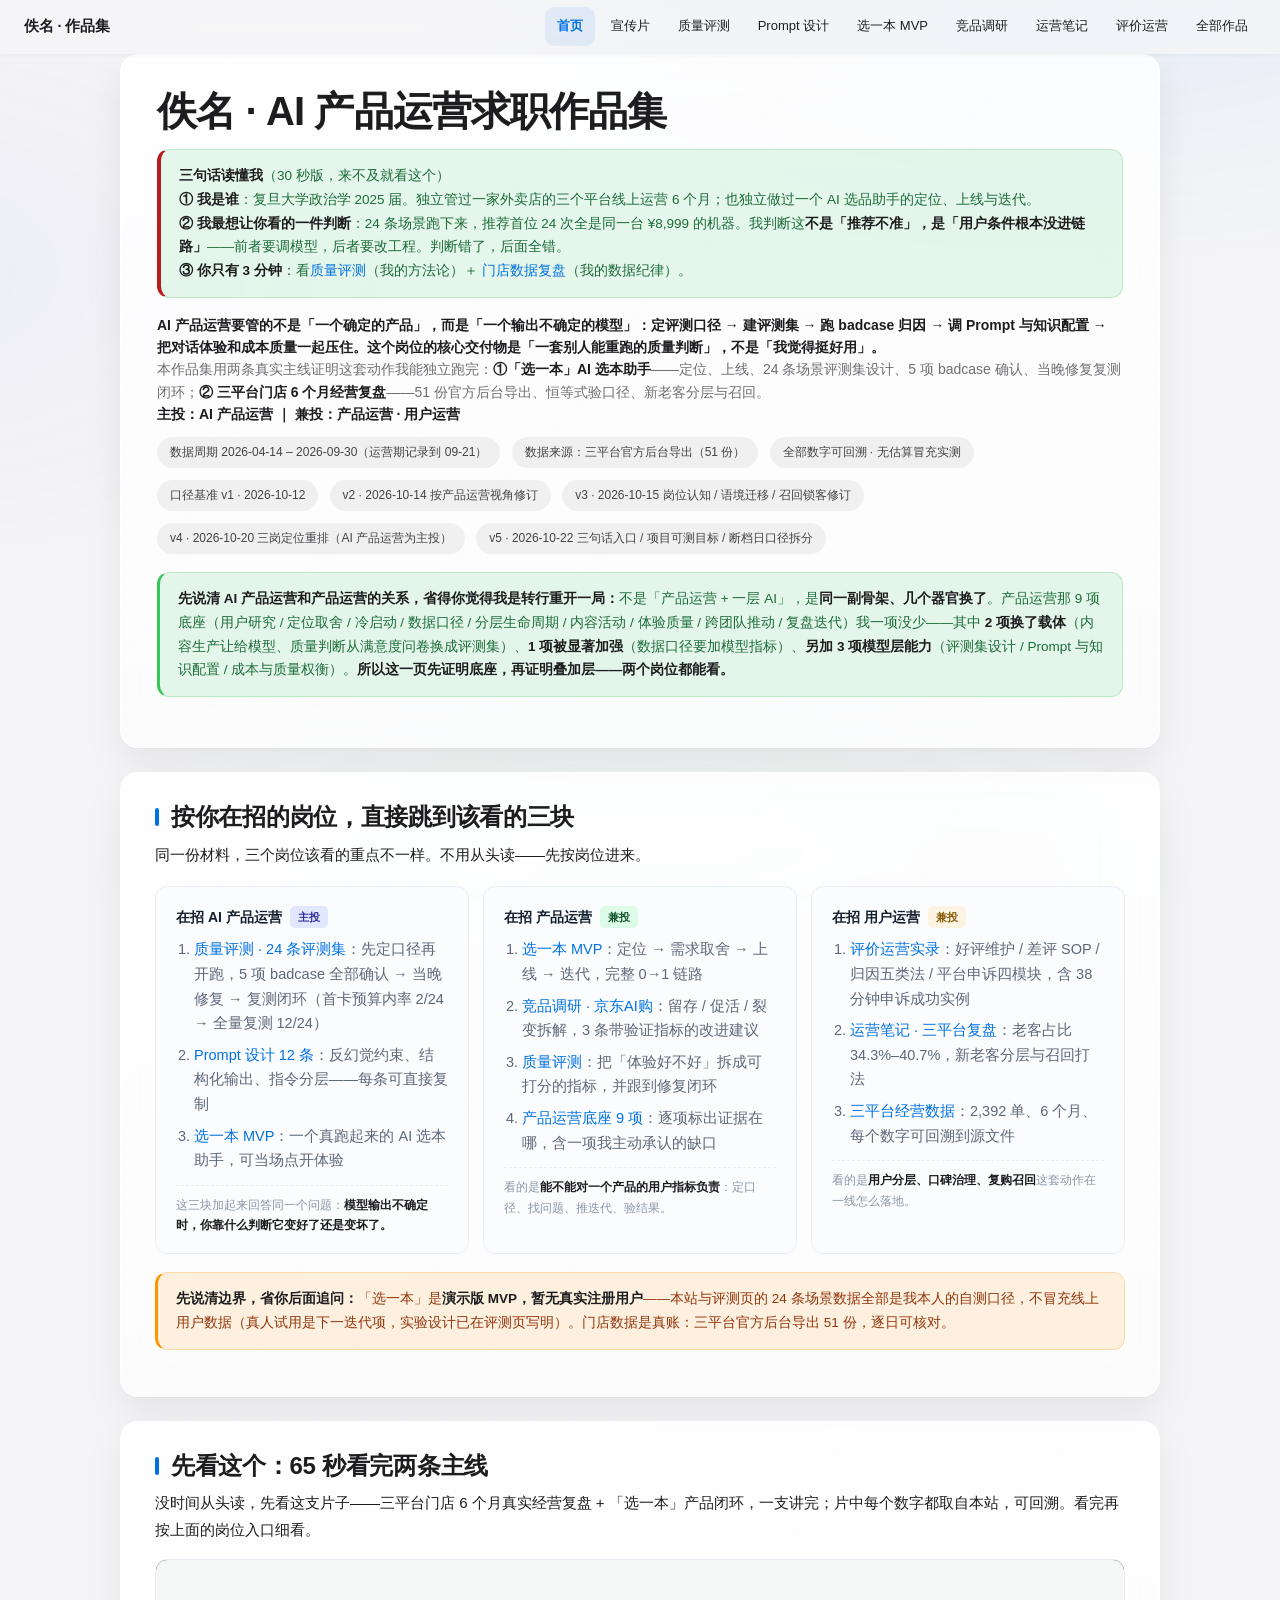
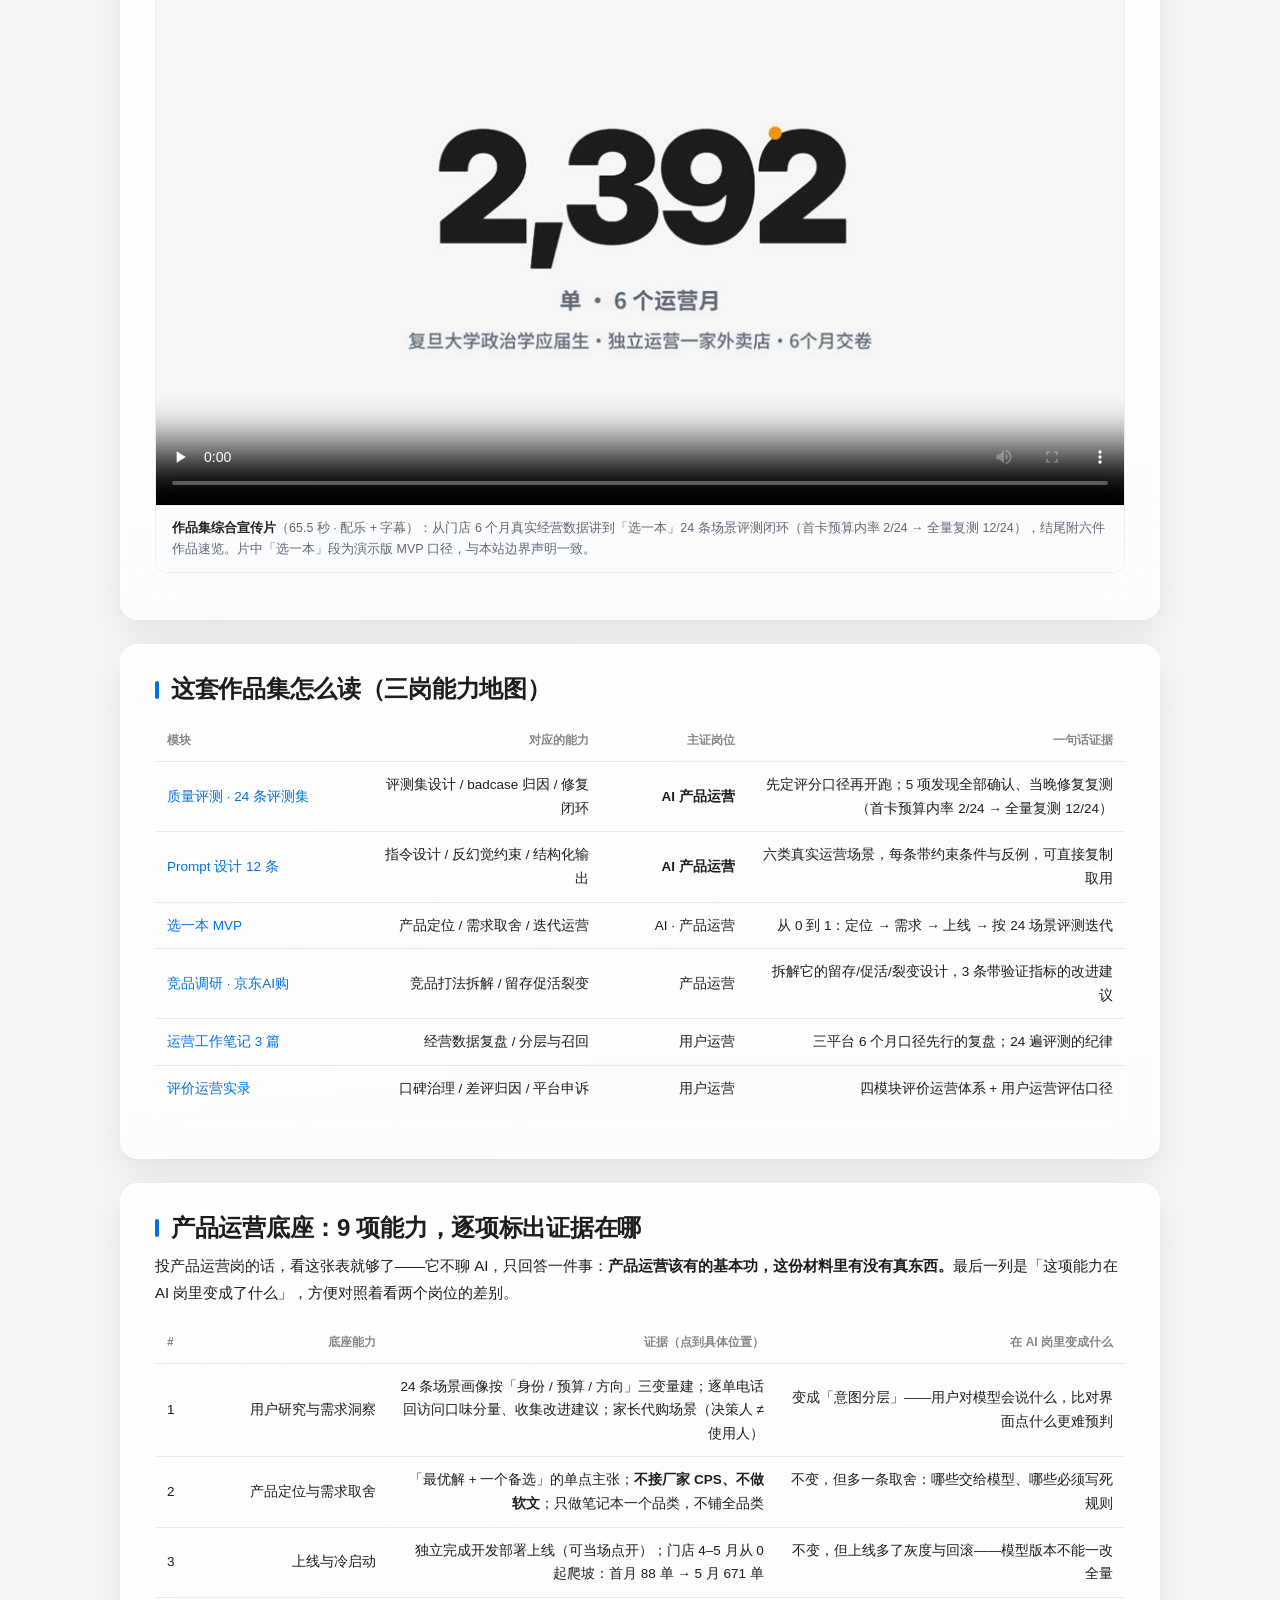
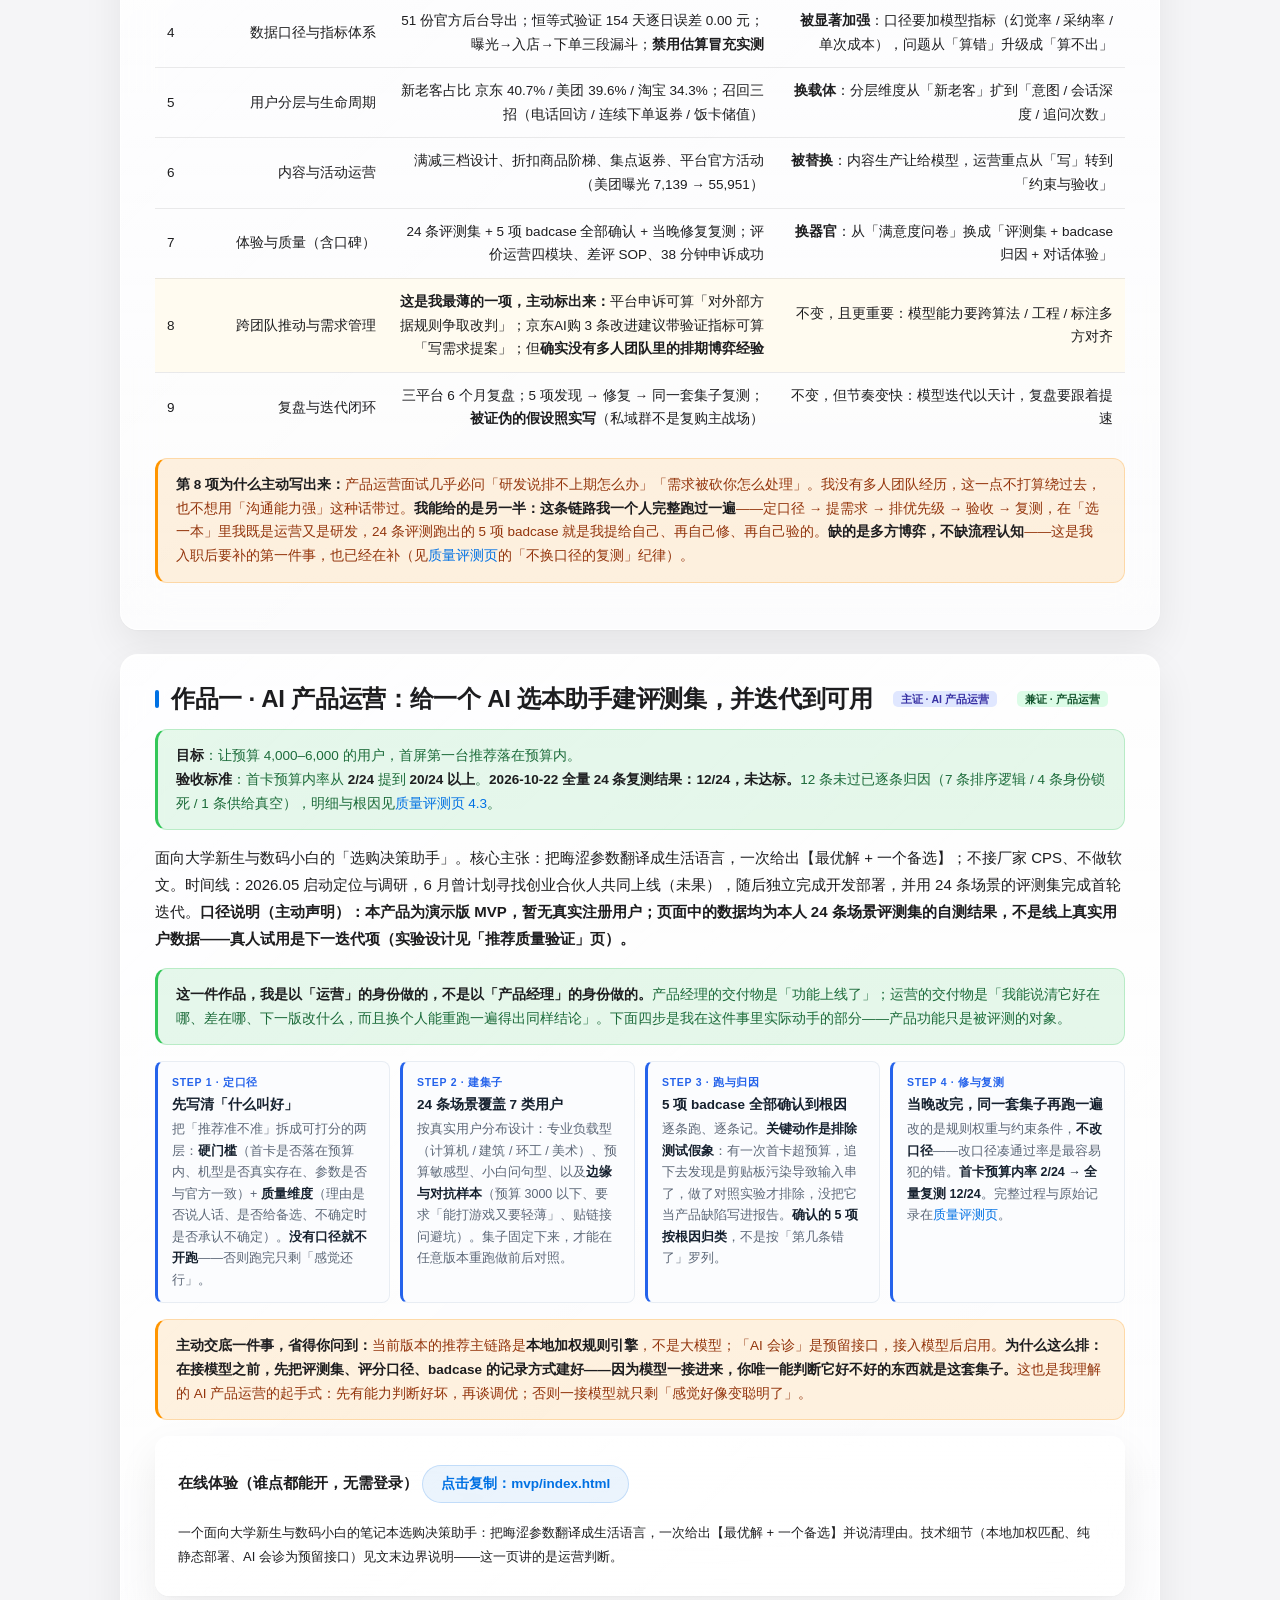
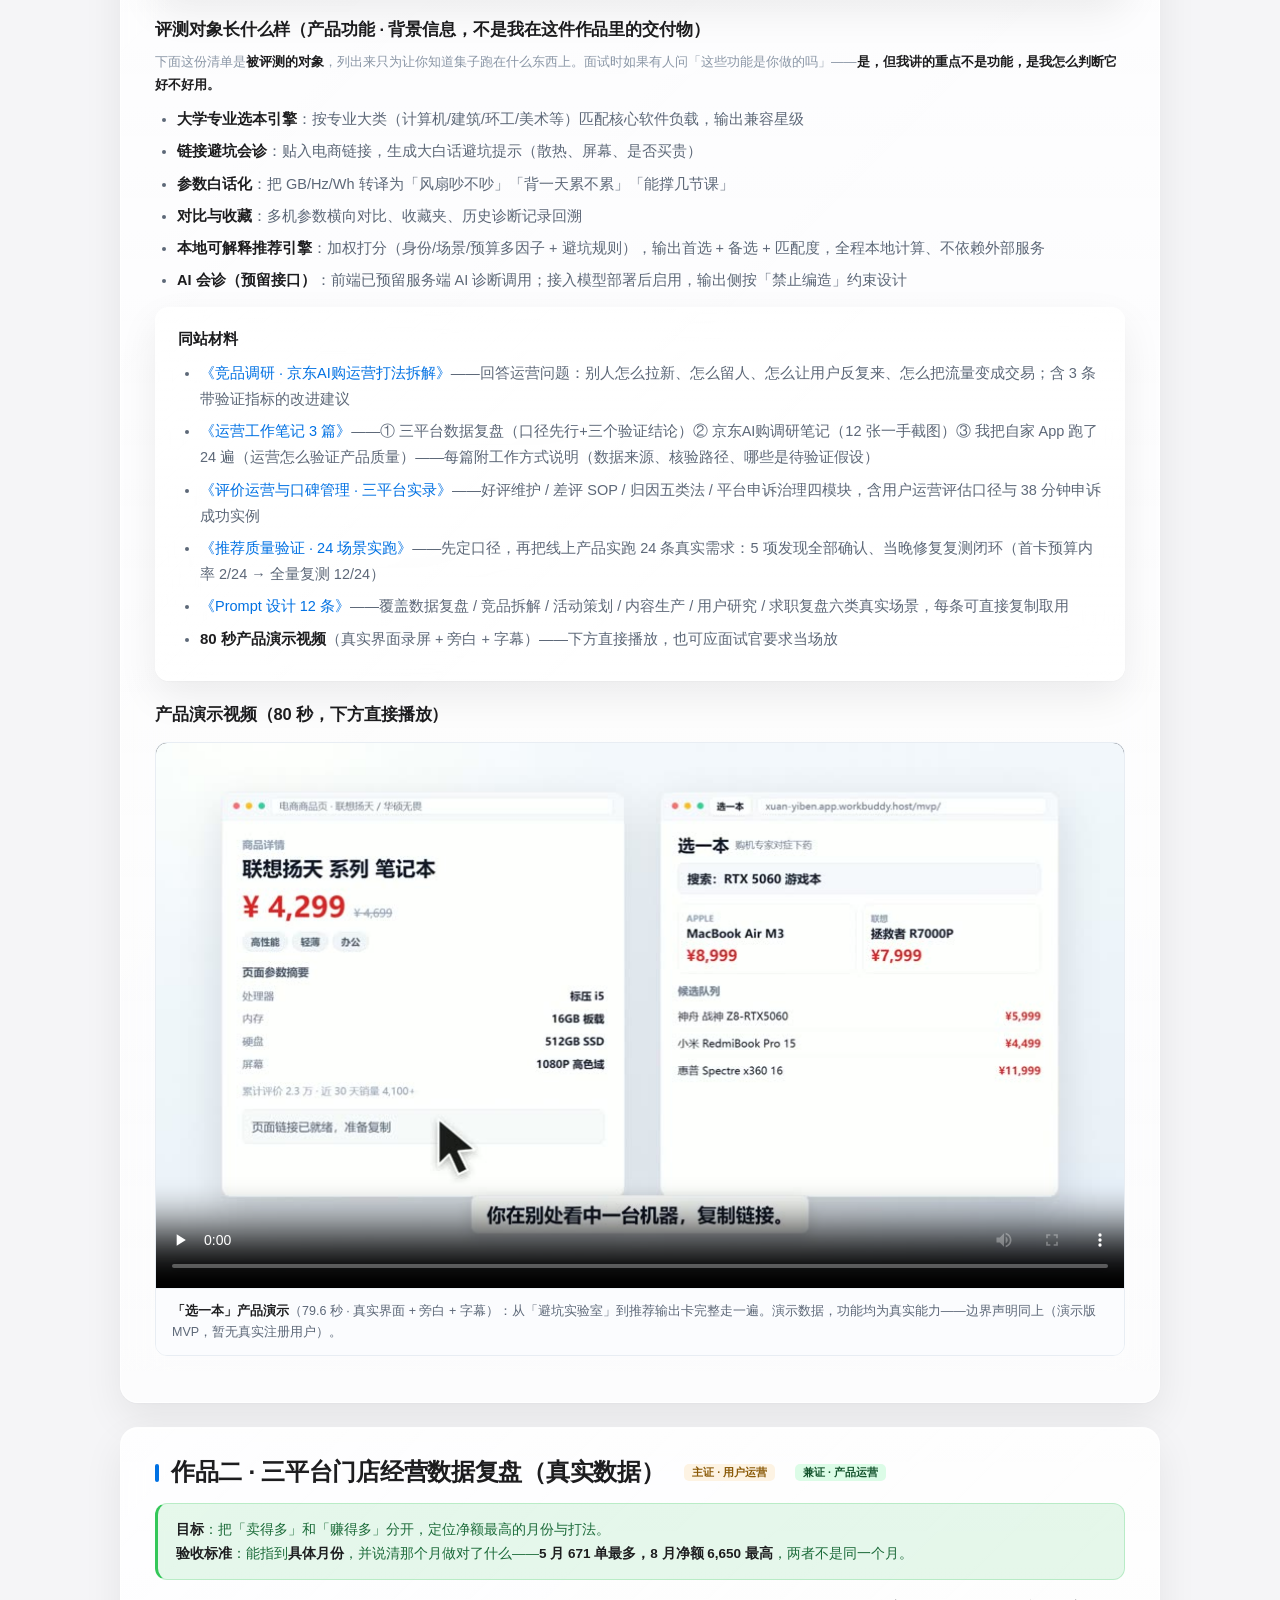
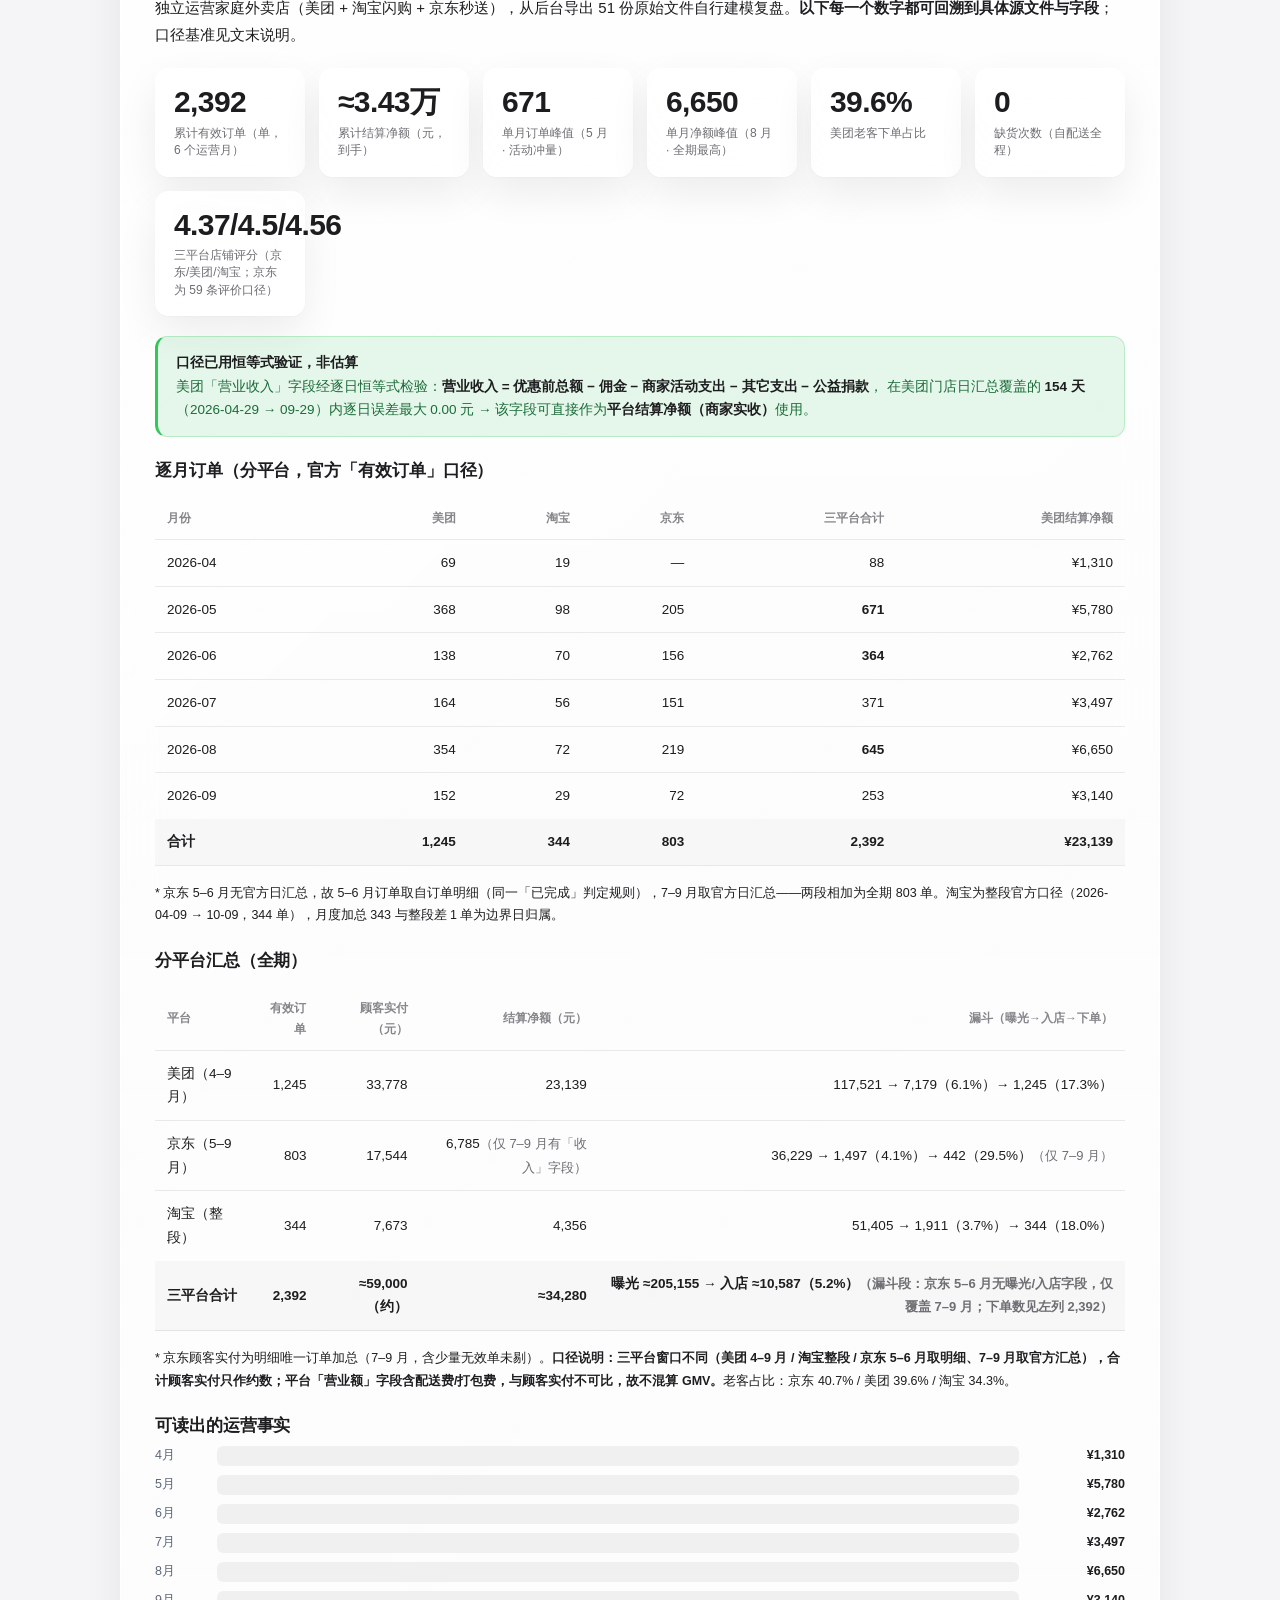
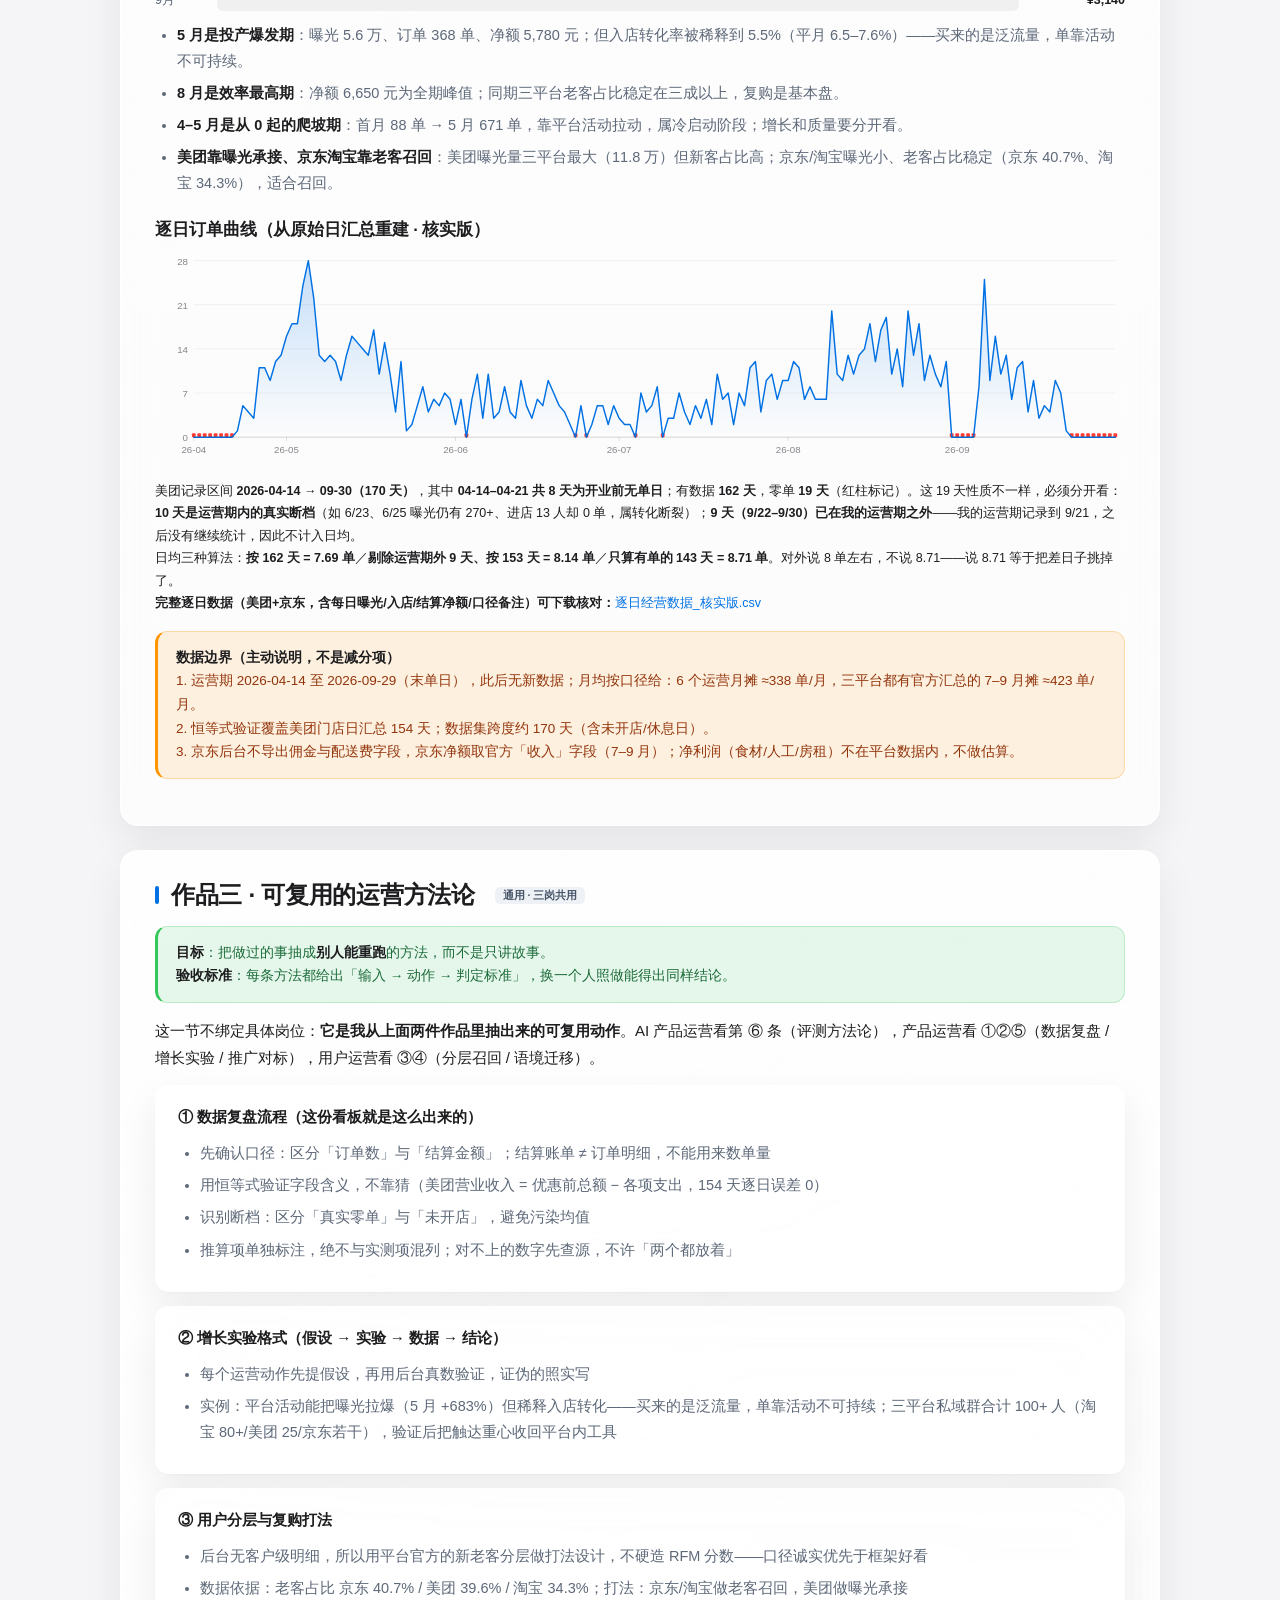
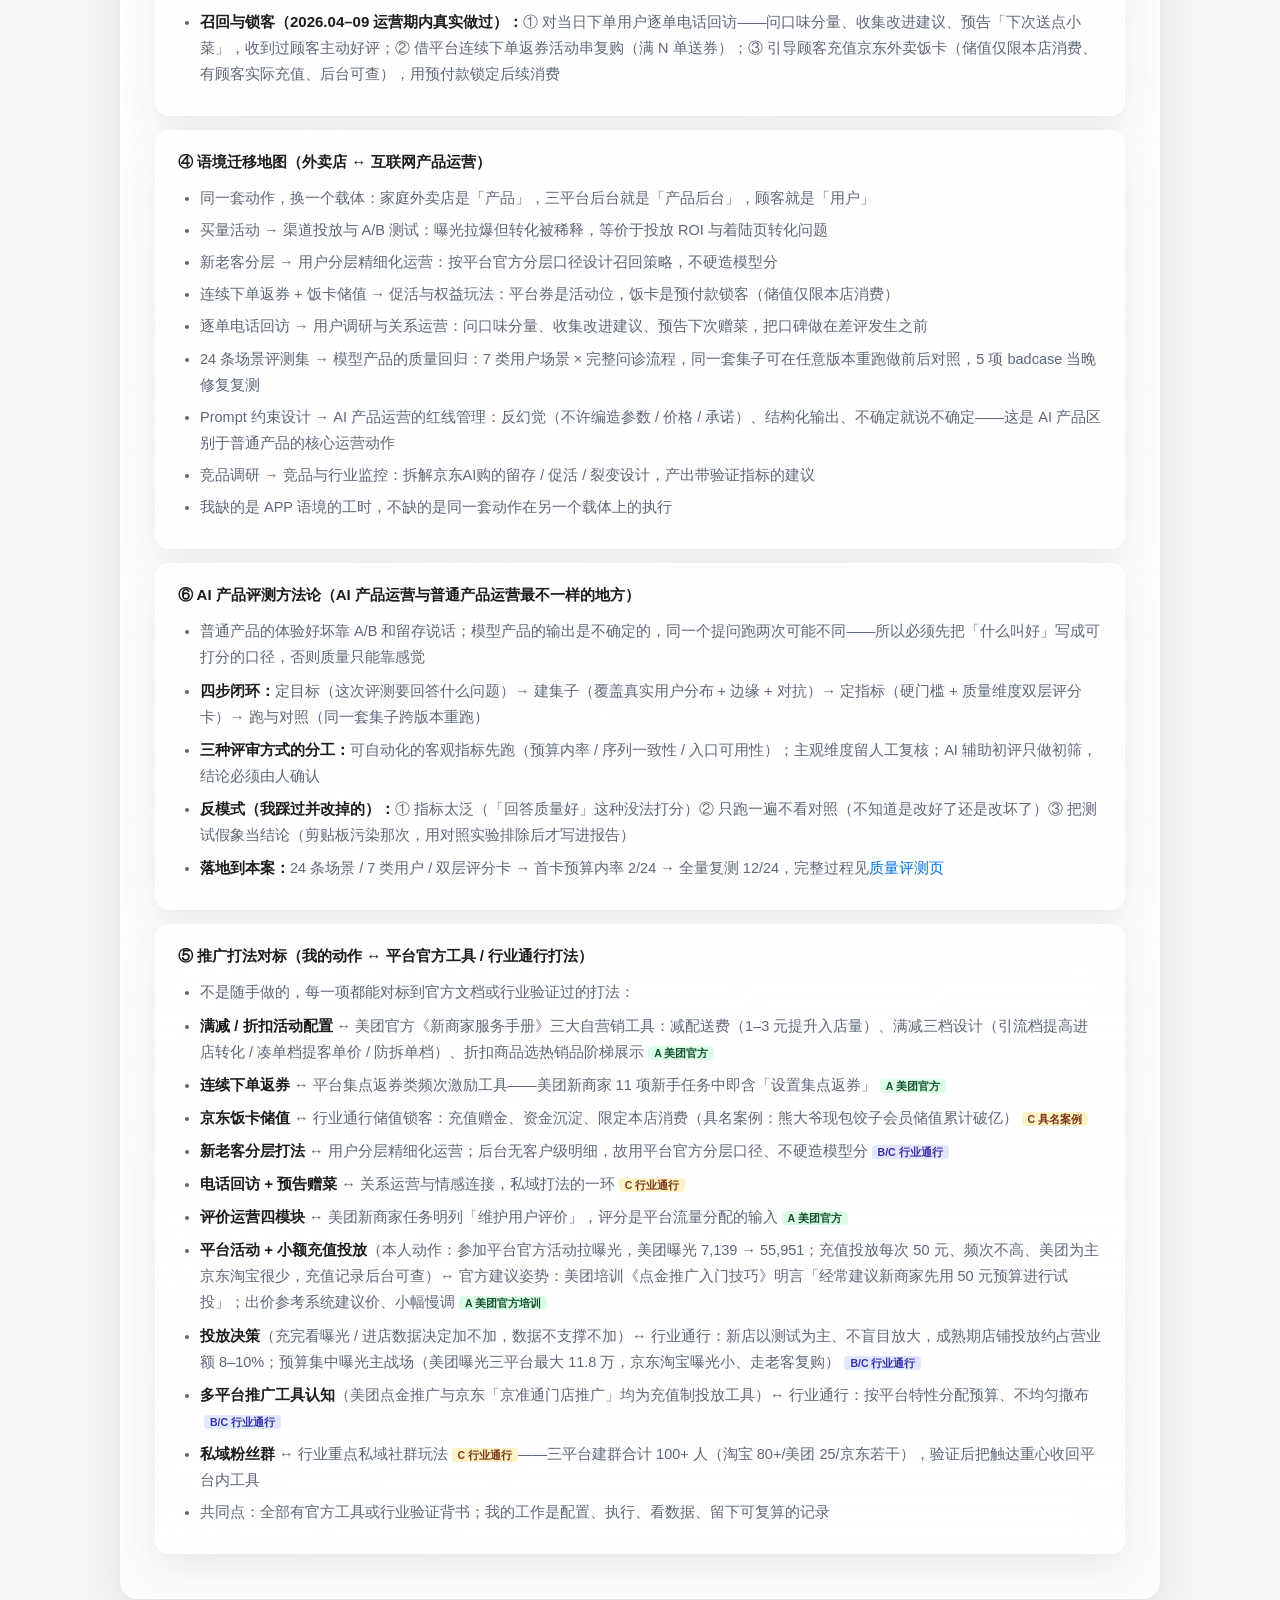
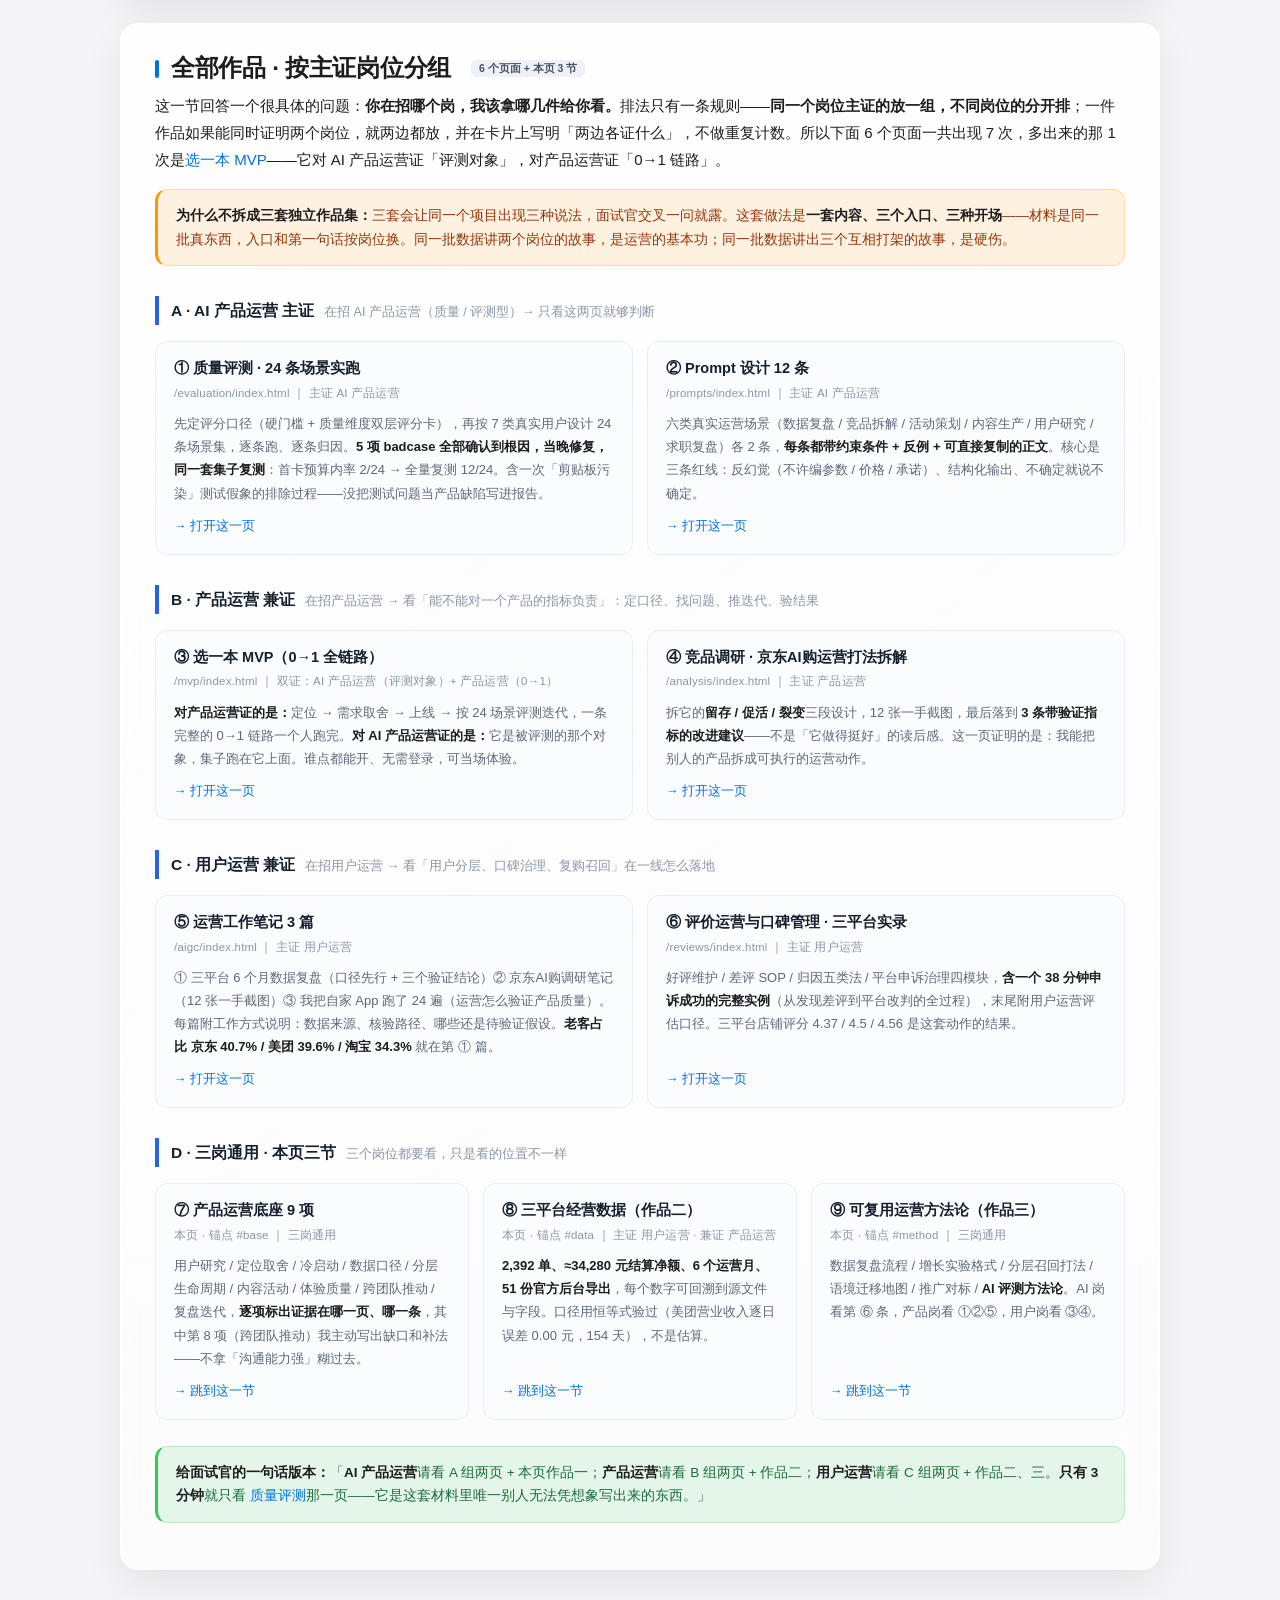
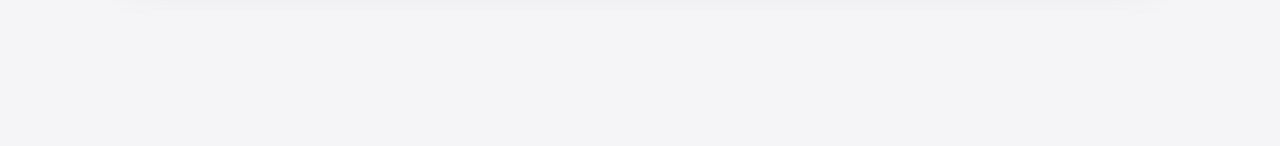
<file: index.html>
<!DOCTYPE html>

<html lang="zh-CN">

<head>

<meta charset="UTF-8">

<meta name="viewport" content="width=device-width,initial-scale=1">

<title>佚名 · AI 产品运营求职作品集</title>

<style>

*{box-sizing:border-box;margin:0;padding:0}

:root{

  --bg:#f5f7fa; --surface:#ffffff; --surface-2:#fbfcfe;

  --ink:#15202e; --muted:#5d6878; --faint:#8a96a6;

  --line:#e8edf3; --line-2:#eff3f8;

  --primary:#2563eb; --primary-600:#1d4ed8; --primary-soft:#eef4ff;

  --emerald:#0e9d6b; --emerald-soft:#e8f7f0;

  --amber:#d97706; --amber-soft:#fdf3e3;

  --radius:16px; --radius-sm:12px;

  --shadow:0 1px 2px rgba(16,24,40,.04),0 8px 24px rgba(16,24,40,.06);

  --font:-apple-system,BlinkMacSystemFont,"Segoe UI","PingFang SC","Microsoft YaHei",sans-serif;

}

body{font-family:var(--font);background:var(--bg);color:var(--ink);

line-height:1.75;-webkit-font-smoothing:antialiased;font-size:15px}

.wrap{max-width:1080px;margin:0 auto;padding:0 20px 90px}

header{background:var(--surface);border:1px solid var(--line);border-radius:var(--radius);

padding:30px 32px;margin-bottom:24px;box-shadow:var(--shadow)}

h1{font-size:26px;font-weight:800;letter-spacing:-.3px;line-height:1.2}

.sub{color:var(--muted);font-size:14px;margin-top:9px;line-height:1.6}

.tag{display:inline-block;background:var(--surface-2);color:var(--muted);font-size:12px;

font-weight:500;padding:5px 12px;border-radius:20px;margin:12px 7px 0 0;border:1px solid var(--line)}

section{background:var(--surface);border:1px solid var(--line);border-radius:var(--radius);

padding:30px 32px;margin-bottom:24px;box-shadow:var(--shadow)}

h2{font-size:19px;font-weight:800;margin-bottom:8px;display:flex;align-items:center;gap:12px;letter-spacing:-.2px}

h2::before{content:"";width:4px;height:18px;background:var(--primary);border-radius:2px}

h3{font-size:15.5px;font-weight:700;margin:24px 0 10px;color:var(--ink)}

p{color:var(--muted);font-size:14.5px;margin:9px 0;line-height:1.8}

ul{margin:10px 0 10px 22px;color:var(--muted);font-size:14.5px}

li{margin:6px 0;line-height:1.8}

b{color:var(--ink)}

.kpis{display:grid;grid-template-columns:repeat(auto-fit,minmax(150px,1fr));gap:14px;margin:20px 0}

.kpi{background:var(--surface-2);border:1px solid var(--line);border-radius:var(--radius-sm);padding:16px 18px}

.kpi .v{font-size:24px;font-weight:800;color:var(--ink);font-variant-numeric:tabular-nums;letter-spacing:-.5px}

.kpi .l{font-size:12px;color:var(--muted);margin-top:4px;line-height:1.4}

table{width:100%;border-collapse:collapse;font-size:13px;margin:16px 0}

th,td{padding:10px 11px;text-align:right;border-bottom:1px solid var(--line-2)}

th:first-child,td:first-child{text-align:left}

th{background:var(--surface-2);font-weight:700;color:var(--muted);font-size:12px}

tbody tr:last-child td{border-bottom:none}

tfoot td{background:var(--surface-2);font-weight:700}

.note{background:var(--amber-soft);border:1px solid #fde3b0;border-left:4px solid var(--amber);

border-radius:10px;padding:14px 18px;font-size:13.5px;color:#8a5a08;margin:16px 0;line-height:1.8}

.ok{background:var(--emerald-soft);border:1px solid #b6ebd2;border-left:4px solid var(--emerald);

border-radius:10px;padding:14px 18px;font-size:13.5px;color:#067a52;margin:16px 0;line-height:1.8}

a{color:var(--primary);text-decoration:none;font-weight:600}

a:hover{text-decoration:underline}

.copy{background:var(--surface-2);border:1px solid var(--line);border-radius:9px;padding:10px 13px;

font-family:ui-monospace,Menlo,Consolas,monospace;font-size:12.5px;word-break:break-all;

margin:10px 0;color:#334155;cursor:pointer}

.copy:hover{border-color:#c7d7f5;background:var(--primary-soft)}

.card{border:1px solid var(--line);border-radius:var(--radius-sm);padding:18px 20px;margin:14px 0;background:var(--surface-2)}

.card b{font-size:15px}

.roles{display:grid;grid-template-columns:repeat(auto-fit,minmax(290px,1fr));gap:14px;margin:18px 0}

.role{border:1px solid var(--line);border-radius:var(--radius-sm);padding:18px 20px;background:var(--surface-2)}

.role .rh{font-size:14px;font-weight:800;color:var(--ink);margin-bottom:6px;display:flex;align-items:center;gap:8px;flex-wrap:wrap}

.role .rh em{font-style:normal;font-size:10.5px;font-weight:700;padding:2px 8px;border-radius:5px}

.role ol{margin:8px 0 0 18px;font-size:13.2px;color:var(--muted);padding:0}

.role li{margin:7px 0;line-height:1.7}

.role .why{font-size:12.2px;color:var(--faint);margin-top:12px;line-height:1.65;border-top:1px dashed var(--line);padding-top:9px}

.bar-row{display:flex;align-items:center;gap:10px;margin:7px 0;font-size:12.5px}

.bar-row .lb{width:52px;color:var(--muted);flex-shrink:0}

.bar-row .tr{flex:1;background:var(--line-2);border-radius:6px;height:20px;position:relative;overflow:hidden}

.bar-row .fl{height:100%;border-radius:6px}

.bar-row .vl{width:96px;text-align:right;font-variant-numeric:tabular-nums;flex-shrink:0;color:var(--ink);font-weight:600}

#nav{position:sticky;top:0;z-index:100;background:rgba(255,255,255,.92);

border-bottom:1px solid var(--line);display:flex;align-items:center;gap:6px;flex-wrap:wrap;

padding:0 20px;box-shadow:0 1px 6px rgba(16,24,40,.05)}

#nav .brand{font-weight:800;font-size:14.5px;color:var(--ink);margin-right:auto;padding:14px 4px;letter-spacing:-.3px;white-space:nowrap}

#nav a{padding:14px 14px;font-size:13.5px;color:var(--muted);text-decoration:none;font-weight:600;white-space:nowrap}

#nav a:hover{color:var(--primary);text-decoration:none}

#nav a.on{color:var(--primary);border-bottom:2px solid var(--primary)}

@media (max-width:640px){

 .wrap{padding:0 14px 70px} header,section{padding:22px 18px}

 h1{font-size:22px}h2{font-size:17px}

}

/* ===== 作品墙 / 岗位标签（v5 新增） ===== */
.jt{display:inline-block;font-size:10.5px;font-weight:800;border-radius:5px;padding:2px 8px;margin-left:8px;vertical-align:middle;white-space:nowrap;letter-spacing:0}
.jt-ai{background:#e0e7ff;color:#3730a3}
.jt-po{background:#dcfce7;color:#14532d}
.jt-uo{background:#fdf3e3;color:#8a5a08}
.jt-all{background:#eef2f7;color:#475467}
.wall{display:grid;grid-template-columns:repeat(auto-fit,minmax(300px,1fr));gap:14px;margin:16px 0 6px}
.wcard{border:1px solid var(--line);border-radius:var(--radius-sm);padding:16px 18px;background:var(--surface-2);display:flex;flex-direction:column}
.wcard .wt{font-size:14.5px;font-weight:800;color:var(--ink);line-height:1.5;margin-bottom:3px}
.wcard .wm{font-size:11.5px;color:var(--faint);margin-bottom:9px;letter-spacing:.2px}
.wcard .wd{font-size:13px;color:var(--muted);line-height:1.78;flex:1}
.wcard .wl{margin-top:11px;font-size:12.5px;font-weight:700}
.wgrp{margin:30px 0 0}
.wgrp-h{display:flex;align-items:baseline;gap:10px;flex-wrap:wrap;border-left:4px solid var(--primary);padding:1px 0 1px 12px;margin-bottom:6px}
.wgrp-h .gt{font-size:15.5px;font-weight:800;color:var(--ink)}
.wgrp-h .gd{font-size:12.5px;color:var(--faint);line-height:1.6}
.steps{display:grid;grid-template-columns:repeat(auto-fit,minmax(205px,1fr));gap:10px;margin:16px 0 4px}
.step{border:1px solid var(--line);border-left:3px solid var(--primary);border-radius:8px;padding:11px 14px;background:var(--surface-2)}
.step .sn{font-size:10.5px;font-weight:800;color:var(--primary);letter-spacing:.7px}
.step .st{font-size:13.5px;font-weight:800;color:var(--ink);margin:3px 0 5px;line-height:1.45}
.step .sd{font-size:12.5px;color:var(--muted);line-height:1.72}
.step .sd b{color:var(--ink)}
@media (max-width:640px){.wall{grid-template-columns:1fr}.jt{margin-left:0;margin-top:6px}}
@media print{.wcard,.step{break-inside:avoid}}

/* ---- 视频卡 ---- */

.vidwrap{margin:16px 0;border:1px solid var(--line);border-radius:var(--radius-sm);overflow:hidden;background:var(--surface)}

.vidwrap video{display:block;width:100%;height:auto;background:#0b1220}

.vidcap{padding:12px 16px;font-size:12.5px;color:var(--muted);line-height:1.7;border-top:1px solid var(--line-2);background:var(--surface-2)}

.vidcap b{color:var(--ink)}

</style>

<link rel="stylesheet" href="assets/apple-fx.css">

</head>

<body>

<nav id="nav">
  <span class="brand">佚名 · 作品集</span>
  <a href="/" class="on">首页</a>
  <a href="#film">宣传片</a>
  <a href="/evaluation/index.html">质量评测</a>
  <a href="/prompts/index.html">Prompt 设计</a>
  <a href="/mvp/index.html">选一本 MVP</a>
  <a href="/analysis/index.html">竞品调研</a>
  <a href="/aigc/index.html">运营笔记</a>
  <a href="/reviews/index.html">评价运营</a>
  <a href="#works">全部作品</a>
</nav>

<div class="wrap">



<header id="hero">

  <h1>佚名 · AI 产品运营求职作品集</h1>

  <div class="ok" style="margin-top:16px;border-left:4px solid #b91c1c">
    <b>三句话读懂我</b>（30 秒版，来不及就看这个）<br>
    <b>① 我是谁</b>：复旦大学政治学 2025 届。独立管过一家外卖店的三个平台线上运营 6 个月；也独立做过一个 AI 选品助手的定位、上线与迭代。<br>
    <b>② 我最想让你看的一件判断</b>：24 条场景跑下来，推荐首位 24 次全是同一台 ¥8,999 的机器。我判断这<b>不是「推荐不准」，是「用户条件根本没进链路」</b>——前者要调模型，后者要改工程。判断错了，后面全错。<br>
    <b>③ 你只有 3 分钟</b>：看<a href="/evaluation/index.html">质量评测</a>（我的方法论）＋ <a href="#data">门店数据复盘</a>（我的数据纪律）。
  </div>

  <div class="sub"><b>AI 产品运营要管的不是「一个确定的产品」，而是「一个输出不确定的模型」：定评测口径 → 建评测集 → 跑 badcase 归因 → 调 Prompt 与知识配置 → 把对话体验和成本质量一起压住。这个岗位的核心交付物是「一套别人能重跑的质量判断」，不是「我觉得挺好用」。</b><br>本作品集用两条真实主线证明这套动作我能独立跑完：<b>①「选一本」AI 选本助手</b>——定位、上线、24 条场景评测集设计、5 项 badcase 确认、当晚修复复测闭环；<b>② 三平台门店 6 个月经营复盘</b>——51 份官方后台导出、恒等式验口径、新老客分层与召回。<br><b>主投：AI 产品运营 ｜ 兼投：产品运营 · 用户运营</b></div>

  <div>

    <span class="tag">数据周期 2026-04-14 – 2026-09-30（运营期记录到 09-21）</span>

    <span class="tag">数据来源：三平台官方后台导出（51 份）</span>

    <span class="tag">全部数字可回溯 · 无估算冒充实测</span>

    <span class="tag">口径基准 v1 · 2026-10-12</span>

    <span class="tag">v2 · 2026-10-14 按产品运营视角修订</span>

    <span class="tag">v3 · 2026-10-15 岗位认知 / 语境迁移 / 召回锁客修订</span>

    <span class="tag">v4 · 2026-10-20 三岗定位重排（AI 产品运营为主投）</span>

    <span class="tag">v5 · 2026-10-22 三句话入口 / 项目可测目标 / 断档日口径拆分</span>

  </div>

  <div class="ok" style="margin-top:18px"><b>先说清 AI 产品运营和产品运营的关系，省得你觉得我是转行重开一局：</b>不是「产品运营 + 一层 AI」，是<b>同一副骨架、几个器官换了</b>。产品运营那 9 项底座（用户研究 / 定位取舍 / 冷启动 / 数据口径 / 分层生命周期 / 内容活动 / 体验质量 / 跨团队推动 / 复盘迭代）我一项没少——其中 <b>2 项换了载体</b>（内容生产让给模型、质量判断从满意度问卷换成评测集）、<b>1 项被显著加强</b>（数据口径要加模型指标）、<b>另加 3 项模型层能力</b>（评测集设计 / Prompt 与知识配置 / 成本与质量权衡）。<b>所以这一页先证明底座，再证明叠加层——两个岗位都能看。</b></div>

</header>



<!-- ========== 三岗入口（按岗位分流） ========== -->

<section id="roles">

  <h2>按你在招的岗位，直接跳到该看的三块</h2>

  <p>同一份材料，三个岗位该看的重点不一样。不用从头读——先按岗位进来。</p>

  <div class="roles">

    <div class="role">

      <div class="rh">在招 AI 产品运营 <em style="background:#e0e7ff;color:#3730a3">主投</em></div>

      <ol>

        <li><a href="/evaluation/index.html">质量评测 · 24 条评测集</a>：先定口径再开跑，5 项 badcase 全部确认 → 当晚修复 → 复测闭环（首卡预算内率 2/24 → 全量复测 12/24）</li>

        <li><a href="/prompts/index.html">Prompt 设计 12 条</a>：反幻觉约束、结构化输出、指令分层——每条可直接复制</li>

        <li><a href="/mvp/index.html">选一本 MVP</a>：一个真跑起来的 AI 选本助手，可当场点开体验</li>

      </ol>

      <div class="why">这三块加起来回答同一个问题：<b>模型输出不确定时，你靠什么判断它变好了还是变坏了。</b></div>

    </div>

    <div class="role">

      <div class="rh">在招 产品运营 <em style="background:#dcfce7;color:#14532d">兼投</em></div>

      <ol>

        <li><a href="/mvp/index.html">选一本 MVP</a>：定位 → 需求取舍 → 上线 → 迭代，完整 0→1 链路</li>

        <li><a href="/analysis/index.html">竞品调研 · 京东AI购</a>：留存 / 促活 / 裂变拆解，3 条带验证指标的改进建议</li>

        <li><a href="/evaluation/index.html">质量评测</a>：把「体验好不好」拆成可打分的指标，并跟到修复闭环</li>

        <li><a href="#base">产品运营底座 9 项</a>：逐项标出证据在哪，含一项我主动承认的缺口</li>

      </ol>

      <div class="why">看的是<b>能不能对一个产品的用户指标负责</b>：定口径、找问题、推迭代、验结果。</div>

    </div>

    <div class="role">

      <div class="rh">在招 用户运营 <em style="background:#fdf3e3;color:#8a5a08">兼投</em></div>

      <ol>

        <li><a href="/reviews/index.html">评价运营实录</a>：好评维护 / 差评 SOP / 归因五类法 / 平台申诉四模块，含 38 分钟申诉成功实例</li>

        <li><a href="/aigc/index.html">运营笔记 · 三平台复盘</a>：老客占比 34.3%–40.7%，新老客分层与召回打法</li>

        <li><a href="#data">三平台经营数据</a>：2,392 单、6 个月、每个数字可回溯到源文件</li>

      </ol>

      <div class="why">看的是<b>用户分层、口碑治理、复购召回</b>这套动作在一线怎么落地。</div>

    </div>

  </div>

  <div class="note"><b>先说清边界，省你后面追问：</b>「选一本」是<b>演示版 MVP，暂无真实注册用户</b>——本站与评测页的 24 条场景数据全部是我本人的自测口径，不冒充线上用户数据（真人试用是下一迭代项，实验设计已在评测页写明）。门店数据是真账：三平台官方后台导出 51 份，逐日可核对。</div>

</section>


<!-- ========== 宣传片：65 秒总览 ========== -->

<section id="film">

  <h2>先看这个：65 秒看完两条主线</h2>

  <p>没时间从头读，先看这支片子——三平台门店 6 个月真实经营复盘 + 「选一本」产品闭环，一支讲完；片中每个数字都取自本站，可回溯。看完再按上面的岗位入口细看。</p>

  <div class="vidwrap">

    <video controls preload="none" poster="/videos/portfolio-film-cover.jpg" playsinline>

      <source src="/videos/portfolio-film-65s.mp4" type="video/mp4">

      您的浏览器不支持内嵌视频播放，可<a href="/videos/portfolio-film-65s.mp4">点此下载 MP4（65.5 秒）</a>。

    </video>

    <div class="vidcap"><b>作品集综合宣传片</b>（65.5 秒 · 配乐 + 字幕）：从门店 6 个月真实经营数据讲到「选一本」24 条场景评测闭环（首卡预算内率 2/24 → 全量复测 12/24），结尾附六件作品速览。片中「选一本」段为演示版 MVP 口径，与本站边界声明一致。</div>

  </div>

</section>



<section>

  <h2>这套作品集怎么读（三岗能力地图）</h2>

  <table>

    <thead><tr><th style="width:22%">模块</th><th style="width:24%">对应的能力</th><th style="width:15%">主证岗位</th><th>一句话证据</th></tr></thead>

    <tbody>

      <tr><td><a href="/evaluation/index.html">质量评测 · 24 条评测集</a></td><td>评测集设计 / badcase 归因 / 修复闭环</td><td><b>AI 产品运营</b></td><td>先定评分口径再开跑；5 项发现全部确认、当晚修复复测（首卡预算内率 2/24 → 全量复测 12/24）</td></tr>

      <tr><td><a href="/prompts/index.html">Prompt 设计 12 条</a></td><td>指令设计 / 反幻觉约束 / 结构化输出</td><td><b>AI 产品运营</b></td><td>六类真实运营场景，每条带约束条件与反例，可直接复制取用</td></tr>

      <tr><td><a href="/mvp/index.html">选一本 MVP</a></td><td>产品定位 / 需求取舍 / 迭代运营</td><td>AI · 产品运营</td><td>从 0 到 1：定位 → 需求 → 上线 → 按 24 场景评测迭代</td></tr>

      <tr><td><a href="/analysis/index.html">竞品调研 · 京东AI购</a></td><td>竞品打法拆解 / 留存促活裂变</td><td>产品运营</td><td>拆解它的留存/促活/裂变设计，3 条带验证指标的改进建议</td></tr>

      <tr><td><a href="/aigc/index.html">运营工作笔记 3 篇</a></td><td>经营数据复盘 / 分层与召回</td><td>用户运营</td><td>三平台 6 个月口径先行的复盘；24 遍评测的纪律</td></tr>

      <tr><td><a href="/reviews/index.html">评价运营实录</a></td><td>口碑治理 / 差评归因 / 平台申诉</td><td>用户运营</td><td>四模块评价运营体系 + 用户运营评估口径</td></tr>

    </tbody>

  </table>

</section>



<!-- ========== 产品运营底座 ========== -->

<section id="base">

  <h2>产品运营底座：9 项能力，逐项标出证据在哪</h2>

  <p>投产品运营岗的话，看这张表就够了——它不聊 AI，只回答一件事：<b>产品运营该有的基本功，这份材料里有没有真东西。</b>最后一列是「这项能力在 AI 岗里变成了什么」，方便对照着看两个岗位的差别。</p>

  <table>

    <thead><tr><th style="width:5%">#</th><th style="width:19%">底座能力</th><th style="width:40%">证据（点到具体位置）</th><th>在 AI 岗里变成什么</th></tr></thead>

    <tbody>

      <tr><td>1</td><td>用户研究与需求洞察</td><td>24 条场景画像按「身份 / 预算 / 方向」三变量建；逐单电话回访问口味分量、收集改进建议；家长代购场景（决策人 ≠ 使用人）</td><td>变成「意图分层」——用户对模型会说什么，比对界面点什么更难预判</td></tr>

      <tr><td>2</td><td>产品定位与需求取舍</td><td>「最优解 + 一个备选」的单点主张；<b>不接厂家 CPS、不做软文</b>；只做笔记本一个品类，不铺全品类</td><td>不变，但多一条取舍：哪些交给模型、哪些必须写死规则</td></tr>

      <tr><td>3</td><td>上线与冷启动</td><td>独立完成开发部署上线（可当场点开）；门店 4–5 月从 0 起爬坡：首月 88 单 → 5 月 671 单</td><td>不变，但上线多了灰度与回滚——模型版本不能一改全量</td></tr>

      <tr><td>4</td><td>数据口径与指标体系</td><td>51 份官方后台导出；恒等式验证 154 天逐日误差 0.00 元；曝光→入店→下单三段漏斗；<b>禁用估算冒充实测</b></td><td><b>被显著加强</b>：口径要加模型指标（幻觉率 / 采纳率 / 单次成本），问题从「算错」升级成「算不出」</td></tr>

      <tr><td>5</td><td>用户分层与生命周期</td><td>新老客占比 京东 40.7% / 美团 39.6% / 淘宝 34.3%；召回三招（电话回访 / 连续下单返券 / 饭卡储值）</td><td><b>换载体</b>：分层维度从「新老客」扩到「意图 / 会话深度 / 追问次数」</td></tr>

      <tr><td>6</td><td>内容与活动运营</td><td>满减三档设计、折扣商品阶梯、集点返券、平台官方活动（美团曝光 7,139 → 55,951）</td><td><b>被替换</b>：内容生产让给模型，运营重点从「写」转到「约束与验收」</td></tr>

      <tr><td>7</td><td>体验与质量（含口碑）</td><td>24 条评测集 + 5 项 badcase 全部确认 + 当晚修复复测；评价运营四模块、差评 SOP、38 分钟申诉成功</td><td><b>换器官</b>：从「满意度问卷」换成「评测集 + badcase 归因 + 对话体验」</td></tr>

      <tr style="background:#fffbf0"><td>8</td><td>跨团队推动与需求管理</td><td><b>这是我最薄的一项，主动标出来：</b>平台申诉可算「对外部方据规则争取改判」；京东AI购 3 条改进建议带验证指标可算「写需求提案」；但<b>确实没有多人团队里的排期博弈经验</b></td><td>不变，且更重要：模型能力要跨算法 / 工程 / 标注多方对齐</td></tr>

      <tr><td>9</td><td>复盘与迭代闭环</td><td>三平台 6 个月复盘；5 项发现 → 修复 → 同一套集子复测；<b>被证伪的假设照实写</b>（私域群不是复购主战场）</td><td>不变，但节奏变快：模型迭代以天计，复盘要跟着提速</td></tr>

    </tbody>

  </table>

  <div class="note"><b>第 8 项为什么主动写出来：</b>产品运营面试几乎必问「研发说排不上期怎么办」「需求被砍你怎么处理」。我没有多人团队经历，这一点不打算绕过去，也不想用「沟通能力强」这种话带过。<b>我能给的是另一半：这条链路我一个人完整跑过一遍</b>——定口径 → 提需求 → 排优先级 → 验收 → 复测，在「选一本」里我既是运营又是研发，24 条评测跑出的 5 项 badcase 就是我提给自己、再自己修、再自己验的。<b>缺的是多方博弈，不缺流程认知</b>——这是我入职后要补的第一件事，也已经在补（见<a href="/evaluation/index.html">质量评测页</a>的「不换口径的复测」纪律）。</div>

</section>

<!-- ========== 作品一：AI 产品 ========== -->

<section>

  <h2>作品一 · AI 产品运营：给一个 AI 选本助手建评测集，并迭代到可用<span class="jt jt-ai">主证 · AI 产品运营</span><span class="jt jt-po">兼证 · 产品运营</span></h2>

  <div class="ok" style="margin-bottom:14px"><b>目标</b>：让预算 4,000–6,000 的用户，首屏第一台推荐落在预算内。<br><b>验收标准</b>：首卡预算内率从 <b>2/24</b> 提到 <b>20/24 以上</b>。<b>2026-10-22 全量 24 条复测结果：12/24，未达标。</b>12 条未过已逐条归因（7 条排序逻辑 / 4 条身份锁死 / 1 条供给真空），明细与根因见<a href="/evaluation/index.html">质量评测页 4.3</a>。</div>

  <p>面向大学新生与数码小白的「选购决策助手」。核心主张：把晦涩参数翻译成生活语言，一次给出【最优解 + 一个备选】；不接厂家 CPS、不做软文。时间线：2026.05 启动定位与调研，6 月曾计划寻找创业合伙人共同上线（未果），随后独立完成开发部署，并用 24 条场景的评测集完成首轮迭代。<b>口径说明（主动声明）：本产品为演示版 MVP，暂无真实注册用户；页面中的数据均为本人 24 条场景评测集的自测结果，不是线上真实用户数据——真人试用是下一迭代项（实验设计见「推荐质量验证」页）。</b></p>

  <div class="ok" style="margin-top:16px"><b>这一件作品，我是以「运营」的身份做的，不是以「产品经理」的身份做的。</b>产品经理的交付物是「功能上线了」；运营的交付物是「我能说清它好在哪、差在哪、下一版改什么，而且换个人能重跑一遍得出同样结论」。下面四步是我在这件事里实际动手的部分——产品功能只是被评测的对象。</div>

  <div class="steps">
    <div class="step"><div class="sn">STEP 1 · 定口径</div><div class="st">先写清「什么叫好」</div><div class="sd">把「推荐准不准」拆成可打分的两层：<b>硬门槛</b>（首卡是否落在预算内、机型是否真实存在、参数是否与官方一致）+ <b>质量维度</b>（理由是否说人话、是否给备选、不确定时是否承认不确定）。<b>没有口径就不开跑</b>——否则跑完只剩「感觉还行」。</div></div>
    <div class="step"><div class="sn">STEP 2 · 建集子</div><div class="st">24 条场景覆盖 7 类用户</div><div class="sd">按真实用户分布设计：专业负载型（计算机 / 建筑 / 环工 / 美术）、预算敏感型、小白问句型、以及<b>边缘与对抗样本</b>（预算 3000 以下、要求「能打游戏又要轻薄」、贴链接问避坑）。集子固定下来，才能在任意版本重跑做前后对照。</div></div>
    <div class="step"><div class="sn">STEP 3 · 跑与归因</div><div class="st">5 项 badcase 全部确认到根因</div><div class="sd">逐条跑、逐条记。<b>关键动作是排除测试假象</b>：有一次首卡超预算，追下去发现是剪贴板污染导致输入串了，做了对照实验才排除，没把它当产品缺陷写进报告。<b>确认的 5 项按根因归类</b>，不是按「第几条错了」罗列。</div></div>
    <div class="step"><div class="sn">STEP 4 · 修与复测</div><div class="st">当晚改完，同一套集子再跑一遍</div><div class="sd">改的是规则权重与约束条件，<b>不改口径</b>——改口径凑通过率是最容易犯的错。<b>首卡预算内率 2/24 → 全量复测 12/24</b>。完整过程与原始记录在<a href="/evaluation/index.html">质量评测页</a>。</div></div>
  </div>

  <div class="note"><b>主动交底一件事，省得你问到：</b>当前版本的推荐主链路是<b>本地加权规则引擎</b>，不是大模型；「AI 会诊」是预留接口，接入模型后启用。<b>为什么这么排：在接模型之前，先把评测集、评分口径、badcase 的记录方式建好——因为模型一接进来，你唯一能判断它好不好的东西就是这套集子。</b>这也是我理解的 AI 产品运营的起手式：先有能力判断好坏，再谈调优；否则一接模型就只剩「感觉好像变聪明了」。</div>

  <div class="card">

    <b>在线体验（谁点都能开，无需登录）</b>

    <div class="copy" data-copy="mvp/index.html">点击复制：mvp/index.html</div>

    <p style="margin-top:8px;font-size:13px">一个面向大学新生与数码小白的笔记本选购决策助手：把晦涩参数翻译成生活语言，一次给出【最优解 + 一个备选】并说清理由。技术细节（本地加权匹配、纯静态部署、AI 会诊为预留接口）见文末边界说明——这一页讲的是运营判断。</p>

  </div>

  <h3>评测对象长什么样（产品功能 · 背景信息，不是我在这件作品里的交付物）</h3>

  <p class="small" style="color:var(--faint);font-size:12.8px">下面这份清单是<b>被评测的对象</b>，列出来只为让你知道集子跑在什么东西上。面试时如果有人问「这些功能是你做的吗」——<b>是，但我讲的重点不是功能，是我怎么判断它好不好用。</b></p>

  <ul>

    <li><b>大学专业选本引擎</b>：按专业大类（计算机/建筑/环工/美术等）匹配核心软件负载，输出兼容星级</li>

    <li><b>链接避坑会诊</b>：贴入电商链接，生成大白话避坑提示（散热、屏幕、是否买贵）</li>

    <li><b>参数白话化</b>：把 GB/Hz/Wh 转译为「风扇吵不吵」「背一天累不累」「能撑几节课」</li>

    <li><b>对比与收藏</b>：多机参数横向对比、收藏夹、历史诊断记录回溯</li>

    <li><b>本地可解释推荐引擎</b>：加权打分（身份/场景/预算多因子 + 避坑规则），输出首选 + 备选 + 匹配度，全程本地计算、不依赖外部服务</li>

    <li><b>AI 会诊（预留接口）</b>：前端已预留服务端 AI 诊断调用；接入模型部署后启用，输出侧按「禁止编造」约束设计</li>

  </ul>

  <div class="card">

    <b>同站材料</b>

    <ul style="margin-top:8px">

      <li><a href="/analysis/index.html">《竞品调研 · 京东AI购运营打法拆解》</a>——回答运营问题：别人怎么拉新、怎么留人、怎么让用户反复来、怎么把流量变成交易；含 3 条带验证指标的改进建议</li>

      <li><a href="/aigc/index.html">《运营工作笔记 3 篇》</a>——① 三平台数据复盘（口径先行+三个验证结论）② 京东AI购调研笔记（12 张一手截图）③ 我把自家 App 跑了 24 遍（运营怎么验证产品质量）——每篇附工作方式说明（数据来源、核验路径、哪些是待验证假设）</li>

      <li><a href="/reviews/index.html">《评价运营与口碑管理 · 三平台实录》</a>——好评维护 / 差评 SOP / 归因五类法 / 平台申诉治理四模块，含用户运营评估口径与 38 分钟申诉成功实例</li>

      <li><a href="/evaluation/index.html">《推荐质量验证 · 24 场景实跑》</a>——先定口径，再把线上产品实跑 24 条真实需求：5 项发现全部确认、当晚修复复测闭环（首卡预算内率 2/24 → 全量复测 12/24）</li>

      <li><a href="/prompts/index.html">《Prompt 设计 12 条》</a>——覆盖数据复盘 / 竞品拆解 / 活动策划 / 内容生产 / 用户研究 / 求职复盘六类真实场景，每条可直接复制取用</li>

      <li><b>80 秒产品演示视频</b>（真实界面录屏 + 旁白 + 字幕）——下方直接播放，也可应面试官要求当场放</li>

    </ul>

  </div>

  <h3>产品演示视频（80 秒，下方直接播放）</h3>

  <div class="vidwrap">

    <video controls preload="none" poster="/videos/mvp-demo-cover.jpg" playsinline>

      <source src="/videos/mvp-demo-50s.mp4" type="video/mp4">

      您的浏览器不支持内嵌视频播放，可<a href="/videos/mvp-demo-50s.mp4">点此下载 MP4（80 秒）</a>。

    </video>

    <div class="vidcap"><b>「选一本」产品演示</b>（79.6 秒 · 真实界面 + 旁白 + 字幕）：从「避坑实验室」到推荐输出卡完整走一遍。演示数据，功能均为真实能力——边界声明同上（演示版 MVP，暂无真实注册用户）。</div>

  </div>

</section>



<!-- ========== 作品二：数据看板 ========== -->

<section id="data">

  <h2>作品二 · 三平台门店经营数据复盘（真实数据）<span class="jt jt-uo">主证 · 用户运营</span><span class="jt jt-po">兼证 · 产品运营</span></h2>

  <div class="ok" style="margin-bottom:14px"><b>目标</b>：把「卖得多」和「赚得多」分开，定位净额最高的月份与打法。<br><b>验收标准</b>：能指到<b>具体月份</b>，并说清那个月做对了什么——<b>5 月 671 单最多，8 月净额 6,650 最高</b>，两者不是同一个月。</div>

  <p>独立运营家庭外卖店（美团 + 淘宝闪购 + 京东秒送），从后台导出 51 份原始文件自行建模复盘。<b>以下每一个数字都可回溯到具体源文件与字段</b>；口径基准见文末说明。</p>



  <div class="kpis">

    <div class="kpi"><div class="v" data-count="2392">2,392</div><div class="l">累计有效订单（单，6 个运营月）</div></div>

    <div class="kpi"><div class="v">≈3.43万</div><div class="l">累计结算净额（元，到手）</div></div>

    <div class="kpi"><div class="v" data-count="671">671</div><div class="l">单月订单峰值（5 月 · 活动冲量）</div></div>

    <div class="kpi"><div class="v">6,650</div><div class="l">单月净额峰值（8 月 · 全期最高）</div></div>

    <div class="kpi"><div class="v" data-count="39.6" data-suffix="%">39.6%</div><div class="l">美团老客下单占比</div></div>

    <div class="kpi"><div class="v" data-count="0">0</div><div class="l">缺货次数（自配送全程）</div></div>

    <div class="kpi"><div class="v">4.37/4.5/4.56</div><div class="l">三平台店铺评分（京东/美团/淘宝；京东为 59 条评价口径）</div></div>

  </div>



  <div class="ok"><b>口径已用恒等式验证，非估算</b><br>

  美团「营业收入」字段经逐日恒等式检验：<b>营业收入 = 优惠前总额 − 佣金 − 商家活动支出 − 其它支出 − 公益捐款</b>，

  在美团门店日汇总覆盖的 <b>154 天</b>（2026-04-29 → 09-29）内逐日误差最大 0.00 元 → 该字段可直接作为<b>平台结算净额（商家实收）</b>使用。</div>



  <h3>逐月订单（分平台，官方「有效订单」口径）</h3>

  <table>

    <thead><tr><th>月份</th><th>美团</th><th>淘宝</th><th>京东</th><th>三平台合计</th><th>美团结算净额</th></tr></thead>

    <tbody>

      <tr><td>2026-04</td><td>69</td><td>19</td><td>—</td><td>88</td><td>¥1,310</td></tr>

      <tr><td>2026-05</td><td>368</td><td>98</td><td>205</td><td><b>671</b></td><td>¥5,780</td></tr>

      <tr><td>2026-06</td><td>138</td><td>70</td><td>156</td><td><b>364</b></td><td>¥2,762</td></tr>

      <tr><td>2026-07</td><td>164</td><td>56</td><td>151</td><td>371</td><td>¥3,497</td></tr>

      <tr><td>2026-08</td><td>354</td><td>72</td><td>219</td><td><b>645</b></td><td>¥6,650</td></tr>

      <tr><td>2026-09</td><td>152</td><td>29</td><td>72</td><td>253</td><td>¥3,140</td></tr>

    </tbody>

    <tfoot><tr><td>合计</td><td>1,245</td><td>344</td><td>803</td><td><b>2,392</b></td><td>¥23,139</td></tr></tfoot>

  </table>

  <p style="font-size:12.5px">* 京东 5–6 月无官方日汇总，故 5–6 月订单取自订单明细（同一「已完成」判定规则），7–9 月取官方日汇总——两段相加为全期 803 单。淘宝为整段官方口径（2026-04-09 → 10-09，344 单），月度加总 343 与整段差 1 单为边界日归属。</p>



  <h3>分平台汇总（全期）</h3>

  <table>

    <thead><tr><th>平台</th><th>有效订单</th><th>顾客实付（元）</th><th>结算净额（元）</th><th>漏斗（曝光→入店→下单）</th></tr></thead>

    <tbody>

      <tr><td>美团（4–9月）</td><td>1,245</td><td>33,778</td><td>23,139</td><td>117,521 → 7,179（6.1%）→ 1,245（17.3%）</td></tr>

      <tr><td>京东（5–9月）</td><td>803</td><td>17,544</td><td>6,785<span class="small">（仅 7–9 月有「收入」字段）</span></td><td>36,229 → 1,497（4.1%）→ 442（29.5%）<span class="small">（仅 7–9 月）</span></td></tr>

      <tr><td>淘宝（整段）</td><td>344</td><td>7,673</td><td>4,356</td><td>51,405 → 1,911（3.7%）→ 344（18.0%）</td></tr>

    </tbody>

    <tfoot><tr><td>三平台合计</td><td><b>2,392</b></td><td><b>≈59,000（约）</b></td><td><b>≈34,280</b></td><td>曝光 ≈205,155 → 入店 ≈10,587（<b>5.2%</b>）<span class="small">（漏斗段：京东 5–6 月无曝光/入店字段，仅覆盖 7–9 月；下单数见左列 2,392）</span></td></tr></tfoot>

  </table>

  <p style="font-size:12.5px">* 京东顾客实付为明细唯一订单加总（7–9 月，含少量无效单未剔）。<b>口径说明：三平台窗口不同（美团 4–9 月 / 淘宝整段 / 京东 5–6 月取明细、7–9 月取官方汇总），合计顾客实付只作约数；平台「营业额」字段含配送费/打包费，与顾客实付不可比，故不混算 GMV。</b>老客占比：京东 40.7% / 美团 39.6% / 淘宝 34.3%。</p>



  <h3>可读出的运营事实</h3>

  <div id="mtbars"></div>

  <ul>

    <li><b>5 月是投产爆发期</b>：曝光 5.6 万、订单 368 单、净额 5,780 元；但入店转化率被稀释到 5.5%（平月 6.5–7.6%）——买来的是泛流量，单靠活动不可持续。</li>

    <li><b>8 月是效率最高期</b>：净额 6,650 元为全期峰值；同期三平台老客占比稳定在三成以上，复购是基本盘。</li>

    <li><b>4–5 月是从 0 起的爬坡期</b>：首月 88 单 → 5 月 671 单，靠平台活动拉动，属冷启动阶段；增长和质量要分开看。</li>

    <li><b>美团靠曝光承接、京东淘宝靠老客召回</b>：美团曝光量三平台最大（11.8 万）但新客占比高；京东/淘宝曝光小、老客占比稳定（京东 40.7%、淘宝 34.3%），适合召回。</li>

    

  </ul>



  <h3>逐日订单曲线（从原始日汇总重建 · 核实版）</h3>

  <svg id="dchart" viewBox="0 0 1000 220" preserveAspectRatio="none"></svg>

  <p style="font-size:12.5px">美团记录区间 <b>2026-04-14 → 09-30（170 天）</b>，其中 <b>04-14–04-21 共 8 天为开业前无单日</b>；有数据 <b>162 天</b>，零单 <b>19 天</b>（红柱标记）。这 19 天性质不一样，必须分开看：<b>10 天是运营期内的真实断档</b>（如 6/23、6/25 曝光仍有 270+、进店 13 人却 0 单，属转化断裂）；<b>9 天（9/22–9/30）已在我的运营期之外</b>——我的运营期记录到 9/21，之后没有继续统计，因此不计入日均。<br>日均三种算法：<b>按 162 天 = 7.69 单</b>／<b>剔除运营期外 9 天、按 153 天 = 8.14 单</b>／<b>只算有单的 143 天 = 8.71 单</b>。对外说 8 单左右，不说 8.71——说 8.71 等于把差日子挑掉了。<br><b>完整逐日数据（美团+京东，含每日曝光/入店/结算净额/口径备注）可下载核对：</b><a href="逐日经营数据_核实版.csv" download>逐日经营数据_核实版.csv</a></p>



  <div class="note"><b>数据边界（主动说明，不是减分项）</b><br>

  1. 运营期 2026-04-14 至 2026-09-29（末单日），此后无新数据；月均按口径给：6 个运营月摊 ≈338 单/月，三平台都有官方汇总的 7–9 月摊 ≈423 单/月。<br>

  2. 恒等式验证覆盖美团门店日汇总 154 天；数据集跨度约 170 天（含未开店/休息日）。<br>

  3. 京东后台不导出佣金与配送费字段，京东净额取官方「收入」字段（7–9 月）；净利润（食材/人工/房租）不在平台数据内，不做估算。</div>

</section>



<!-- ========== 作品三：方法论 ========== -->

<section id="method">

  <h2>作品三 · 可复用的运营方法论<span class="jt jt-all">通用 · 三岗共用</span></h2>

  <div class="ok" style="margin-bottom:14px"><b>目标</b>：把做过的事抽成<b>别人能重跑</b>的方法，而不是只讲故事。<br><b>验收标准</b>：每条方法都给出「输入 → 动作 → 判定标准」，换一个人照做能得出同样结论。</div>

  <p>这一节不绑定具体岗位：<b>它是我从上面两件作品里抽出来的可复用动作</b>。AI 产品运营看第 ⑥ 条（评测方法论），产品运营看 ①②⑤（数据复盘 / 增长实验 / 推广对标），用户运营看 ③④（分层召回 / 语境迁移）。</p>

  <div class="card"><b>① 数据复盘流程（这份看板就是这么出来的）</b><ul>

    <li>先确认口径：区分「订单数」与「结算金额」；结算账单 ≠ 订单明细，不能用来数单量</li>

    <li>用恒等式验证字段含义，不靠猜（美团营业收入 = 优惠前总额 − 各项支出，154 天逐日误差 0）</li>

    <li>识别断档：区分「真实零单」与「未开店」，避免污染均值</li>

    <li>推算项单独标注，绝不与实测项混列；对不上的数字先查源，不许「两个都放着」</li>

  </ul></div>

  <div class="card"><b>② 增长实验格式（假设 → 实验 → 数据 → 结论）</b><ul>

    <li>每个运营动作先提假设，再用后台真数验证，证伪的照实写</li>

    <li>实例：平台活动能把曝光拉爆（5 月 +683%）但稀释入店转化——买来的是泛流量，单靠活动不可持续；三平台私域群合计 100+ 人（淘宝 80+/美团 25/京东若干），验证后把触达重心收回平台内工具</li>

  </ul></div>

  <div class="card"><b>③ 用户分层与复购打法</b><ul>

    <li>后台无客户级明细，所以用平台官方的新老客分层做打法设计，不硬造 RFM 分数——口径诚实优先于框架好看</li>

    <li>数据依据：老客占比 京东 40.7% / 美团 39.6% / 淘宝 34.3%；打法：京东/淘宝做老客召回，美团做曝光承接</li>

    <li><b>召回与锁客（2026.04–09 运营期内真实做过）：</b>① 对当日下单用户逐单电话回访——问口味分量、收集改进建议、预告「下次送点小菜」，收到过顾客主动好评；② 借平台连续下单返券活动串复购（满 N 单送券）；③ 引导顾客充值京东外卖饭卡（储值仅限本店消费、有顾客实际充值、后台可查），用预付款锁定后续消费</li>

  </ul></div>

  <div class="card"><b>④ 语境迁移地图（外卖店 ↔ 互联网产品运营）</b><ul>

    <li>同一套动作，换一个载体：家庭外卖店是「产品」，三平台后台就是「产品后台」，顾客就是「用户」</li>

    <li>买量活动 → 渠道投放与 A/B 测试：曝光拉爆但转化被稀释，等价于投放 ROI 与着陆页转化问题</li>

    <li>新老客分层 → 用户分层精细化运营：按平台官方分层口径设计召回策略，不硬造模型分</li>

    <li>连续下单返券 + 饭卡储值 → 促活与权益玩法：平台券是活动位，饭卡是预付款锁客（储值仅限本店消费）</li>

    <li>逐单电话回访 → 用户调研与关系运营：问口味分量、收集改进建议、预告下次赠菜，把口碑做在差评发生之前</li>

    <li>24 条场景评测集 → 模型产品的质量回归：7 类用户场景 × 完整问诊流程，同一套集子可在任意版本重跑做前后对照，5 项 badcase 当晚修复复测</li>

    <li>Prompt 约束设计 → AI 产品运营的红线管理：反幻觉（不许编造参数 / 价格 / 承诺）、结构化输出、不确定就说不确定——这是 AI 产品区别于普通产品的核心运营动作</li>

    <li>竞品调研 → 竞品与行业监控：拆解京东AI购的留存 / 促活 / 裂变设计，产出带验证指标的建议</li>

    <li>我缺的是 APP 语境的工时，不缺的是同一套动作在另一个载体上的执行</li>

  </ul></div>

  <div class="card"><b>⑥ AI 产品评测方法论（AI 产品运营与普通产品运营最不一样的地方）</b><ul>

    <li>普通产品的体验好坏靠 A/B 和留存说话；模型产品的输出是不确定的，同一个提问跑两次可能不同——所以必须先把「什么叫好」写成可打分的口径，否则质量只能靠感觉</li>

    <li><b>四步闭环：</b>定目标（这次评测要回答什么问题）→ 建集子（覆盖真实用户分布 + 边缘 + 对抗）→ 定指标（硬门槛 + 质量维度双层评分卡）→ 跑与对照（同一套集子跨版本重跑）</li>

    <li><b>三种评审方式的分工：</b>可自动化的客观指标先跑（预算内率 / 序列一致性 / 入口可用性）；主观维度留人工复核；AI 辅助初评只做初筛，结论必须由人确认</li>

    <li><b>反模式（我踩过并改掉的）：</b>① 指标太泛（「回答质量好」这种没法打分）② 只跑一遍不看对照（不知道是改好了还是改坏了）③ 把测试假象当结论（剪贴板污染那次，用对照实验排除后才写进报告）</li>

    <li><b>落地到本案：</b>24 条场景 / 7 类用户 / 双层评分卡 → 首卡预算内率 2/24 → 全量复测 12/24，完整过程见<a href="/evaluation/index.html">质量评测页</a></li>

  </ul></div>

  <div class="card"><b>⑤ 推广打法对标（我的动作 ↔ 平台官方工具 / 行业通行打法）</b><ul>

    <li>不是随手做的，每一项都能对标到官方文档或行业验证过的打法：</li>

    <li><b>满减 / 折扣活动配置</b> ↔ 美团官方《新商家服务手册》三大自营销工具：减配送费（1–3 元提升入店量）、满减三档设计（引流档提高进店转化 / 凑单档提客单价 / 防拆单档）、折扣商品选热销品阶梯展示<span class="grade gA" style="font-size:10.5px;font-weight:700;border-radius:4px;padding:1px 6px;background:#dcfce7;color:#14532d;margin-left:4px">A 美团官方</span></li>

    <li><b>连续下单返券</b> ↔ 平台集点返券类频次激励工具——美团新商家 11 项新手任务中即含「设置集点返券」<span style="font-size:10.5px;font-weight:700;border-radius:4px;padding:1px 6px;background:#dcfce7;color:#14532d;margin-left:4px">A 美团官方</span></li>

    <li><b>京东饭卡储值</b> ↔ 行业通行储值锁客：充值赠金、资金沉淀、限定本店消费（具名案例：熊大爷现包饺子会员储值累计破亿）<span style="font-size:10.5px;font-weight:700;border-radius:4px;padding:1px 6px;background:#fef3c7;color:#78350f;margin-left:4px">C 具名案例</span></li>

    <li><b>新老客分层打法</b> ↔ 用户分层精细化运营；后台无客户级明细，故用平台官方分层口径、不硬造模型分<span style="font-size:10.5px;font-weight:700;border-radius:4px;padding:1px 6px;background:#e0e7ff;color:#3730a3;margin-left:4px">B/C 行业通行</span></li>

    <li><b>电话回访 + 预告赠菜</b> ↔ 关系运营与情感连接，私域打法的一环<span style="font-size:10.5px;font-weight:700;border-radius:4px;padding:1px 6px;background:#fef3c7;color:#78350f;margin-left:4px">C 行业通行</span></li>

    <li><b>评价运营四模块</b> ↔ 美团新商家任务明列「维护用户评价」，评分是平台流量分配的输入<span style="font-size:10.5px;font-weight:700;border-radius:4px;padding:1px 6px;background:#dcfce7;color:#14532d;margin-left:4px">A 美团官方</span></li>

    <li><b>平台活动 + 小额充值投放</b>（本人动作：参加平台官方活动拉曝光，美团曝光 7,139 → 55,951；充值投放每次 50 元、频次不高、美团为主京东淘宝很少，充值记录后台可查）↔ 官方建议姿势：美团培训《点金推广入门技巧》明言「经常建议新商家先用 50 元预算进行试投」；出价参考系统建议价、小幅慢调<span style="font-size:10.5px;font-weight:700;border-radius:4px;padding:1px 6px;background:#dcfce7;color:#14532d;margin-left:4px">A 美团官方培训</span></li>

    <li><b>投放决策</b>（充完看曝光 / 进店数据决定加不加，数据不支撑不加）↔ 行业通行：新店以测试为主、不盲目放大，成熟期店铺投放约占营业额 8–10%；预算集中曝光主战场（美团曝光三平台最大 11.8 万，京东淘宝曝光小、走老客复购）<span style="font-size:10.5px;font-weight:700;border-radius:4px;padding:1px 6px;background:#e0e7ff;color:#3730a3;margin-left:4px">B/C 行业通行</span></li>

    <li><b>多平台推广工具认知</b>（美团点金推广与京东「京准通门店推广」均为充值制投放工具）↔ 行业通行：按平台特性分配预算、不均匀撒布<span style="font-size:10.5px;font-weight:700;border-radius:4px;padding:1px 6px;background:#e0e7ff;color:#3730a3;margin-left:4px">B/C 行业通行</span></li>

    <li><b>私域粉丝群</b> ↔ 行业重点私域社群玩法<span style="font-size:10.5px;font-weight:700;border-radius:4px;padding:1px 6px;background:#fef3c7;color:#78350f;margin-left:4px">C 行业通行</span>——三平台建群合计 100+ 人（淘宝 80+/美团 25/京东若干），验证后把触达重心收回平台内工具</li>

    <li>共同点：全部有官方工具或行业验证背书；我的工作是配置、执行、看数据、留下可复算的记录</li>

  </ul></div>

</section>



<!-- ========== 全部作品 · 按主证岗位分组 ========== -->

<section id="works">

  <h2>全部作品 · 按主证岗位分组<span class="jt jt-all">6 个页面 + 本页 3 节</span></h2>

  <p>这一节回答一个很具体的问题：<b>你在招哪个岗，我该拿哪几件给你看。</b>排法只有一条规则——<b>同一个岗位主证的放一组，不同岗位的分开排</b>；一件作品如果能同时证明两个岗位，就两边都放，并在卡片上写明「两边各证什么」，不做重复计数。所以下面 6 个页面一共出现 7 次，多出来的那 1 次是<a href="/mvp/index.html">选一本 MVP</a>——它对 AI 产品运营证「评测对象」，对产品运营证「0→1 链路」。</p>

  <div class="note"><b>为什么不拆成三套独立作品集：</b>三套会让同一个项目出现三种说法，面试官交叉一问就露。这套做法是<b>一套内容、三个入口、三种开场</b>——材料是同一批真东西，入口和第一句话按岗位换。同一批数据讲两个岗位的故事，是运营的基本功；同一批数据讲出三个互相打架的故事，是硬伤。</div>

  <div class="wgrp">

    <div class="wgrp-h"><span class="gt">A · AI 产品运营 主证</span><span class="gd">在招 AI 产品运营（质量 / 评测型）→ 只看这两页就够判断</span></div>

    <div class="wall">

      <div class="wcard">
        <div class="wt">① 质量评测 · 24 条场景实跑</div>
        <div class="wm">/evaluation/index.html ｜ 主证 AI 产品运营</div>
        <div class="wd">先定评分口径（硬门槛 + 质量维度双层评分卡），再按 7 类真实用户设计 24 条场景集，逐条跑、逐条归因。<b>5 项 badcase 全部确认到根因，当晚修复，同一套集子复测</b>：首卡预算内率 2/24 → 全量复测 12/24。含一次「剪贴板污染」测试假象的排除过程——没把测试问题当产品缺陷写进报告。</div>
        <div class="wl"><a href="/evaluation/index.html">→ 打开这一页</a></div>
      </div>

      <div class="wcard">
        <div class="wt">② Prompt 设计 12 条</div>
        <div class="wm">/prompts/index.html ｜ 主证 AI 产品运营</div>
        <div class="wd">六类真实运营场景（数据复盘 / 竞品拆解 / 活动策划 / 内容生产 / 用户研究 / 求职复盘）各 2 条，<b>每条都带约束条件 + 反例 + 可直接复制的正文</b>。核心是三条红线：反幻觉（不许编参数 / 价格 / 承诺）、结构化输出、不确定就说不确定。</div>
        <div class="wl"><a href="/prompts/index.html">→ 打开这一页</a></div>
      </div>

    </div>

  </div>

  <div class="wgrp">

    <div class="wgrp-h"><span class="gt">B · 产品运营 兼证</span><span class="gd">在招产品运营 → 看「能不能对一个产品的指标负责」：定口径、找问题、推迭代、验结果</span></div>

    <div class="wall">

      <div class="wcard">
        <div class="wt">③ 选一本 MVP（0→1 全链路）</div>
        <div class="wm">/mvp/index.html ｜ 双证：AI 产品运营（评测对象）+ 产品运营（0→1）</div>
        <div class="wd"><b>对产品运营证的是：</b>定位 → 需求取舍 → 上线 → 按 24 场景评测迭代，一条完整的 0→1 链路一个人跑完。<b>对 AI 产品运营证的是：</b>它是被评测的那个对象，集子跑在它上面。谁点都能开、无需登录，可当场体验。</div>
        <div class="wl"><a href="/mvp/index.html">→ 打开这一页</a></div>
      </div>

      <div class="wcard">
        <div class="wt">④ 竞品调研 · 京东AI购运营打法拆解</div>
        <div class="wm">/analysis/index.html ｜ 主证 产品运营</div>
        <div class="wd">拆它的<b>留存 / 促活 / 裂变</b>三段设计，12 张一手截图，最后落到 <b>3 条带验证指标的改进建议</b>——不是「它做得挺好」的读后感。这一页证明的是：我能把别人的产品拆成可执行的运营动作。</div>
        <div class="wl"><a href="/analysis/index.html">→ 打开这一页</a></div>
      </div>

    </div>

  </div>

  <div class="wgrp">

    <div class="wgrp-h"><span class="gt">C · 用户运营 兼证</span><span class="gd">在招用户运营 → 看「用户分层、口碑治理、复购召回」在一线怎么落地</span></div>

    <div class="wall">

      <div class="wcard">
        <div class="wt">⑤ 运营工作笔记 3 篇</div>
        <div class="wm">/aigc/index.html ｜ 主证 用户运营</div>
        <div class="wd">① 三平台 6 个月数据复盘（口径先行 + 三个验证结论）② 京东AI购调研笔记（12 张一手截图）③ 我把自家 App 跑了 24 遍（运营怎么验证产品质量）。每篇附工作方式说明：数据来源、核验路径、哪些还是待验证假设。<b>老客占比 京东 40.7% / 美团 39.6% / 淘宝 34.3%</b> 就在第 ① 篇。</div>
        <div class="wl"><a href="/aigc/index.html">→ 打开这一页</a></div>
      </div>

      <div class="wcard">
        <div class="wt">⑥ 评价运营与口碑管理 · 三平台实录</div>
        <div class="wm">/reviews/index.html ｜ 主证 用户运营</div>
        <div class="wd">好评维护 / 差评 SOP / 归因五类法 / 平台申诉治理四模块，<b>含一个 38 分钟申诉成功的完整实例</b>（从发现差评到平台改判的全过程），末尾附用户运营评估口径。三平台店铺评分 4.37 / 4.5 / 4.56 是这套动作的结果。</div>
        <div class="wl"><a href="/reviews/index.html">→ 打开这一页</a></div>
      </div>

    </div>

  </div>

  <div class="wgrp">

    <div class="wgrp-h"><span class="gt">D · 三岗通用 · 本页三节</span><span class="gd">三个岗位都要看，只是看的位置不一样</span></div>

    <div class="wall">

      <div class="wcard">
        <div class="wt">⑦ 产品运营底座 9 项</div>
        <div class="wm">本页 · 锚点 #base ｜ 三岗通用</div>
        <div class="wd">用户研究 / 定位取舍 / 冷启动 / 数据口径 / 分层生命周期 / 内容活动 / 体验质量 / 跨团队推动 / 复盘迭代，<b>逐项标出证据在哪一页、哪一条</b>，其中第 8 项（跨团队推动）我主动写出缺口和补法——不拿「沟通能力强」糊过去。</div>
        <div class="wl"><a href="#base">→ 跳到这一节</a></div>
      </div>

      <div class="wcard">
        <div class="wt">⑧ 三平台经营数据（作品二）</div>
        <div class="wm">本页 · 锚点 #data ｜ 主证 用户运营 · 兼证 产品运营</div>
        <div class="wd"><b>2,392 单、≈34,280 元结算净额、6 个运营月、51 份官方后台导出</b>，每个数字可回溯到源文件与字段。口径用恒等式验过（美团营业收入逐日误差 0.00 元，154 天），不是估算。</div>
        <div class="wl"><a href="#data">→ 跳到这一节</a></div>
      </div>

      <div class="wcard">
        <div class="wt">⑨ 可复用运营方法论（作品三）</div>
        <div class="wm">本页 · 锚点 #method ｜ 三岗通用</div>
        <div class="wd">数据复盘流程 / 增长实验格式 / 分层召回打法 / 语境迁移地图 / 推广对标 / <b>AI 评测方法论</b>。AI 岗看第 ⑥ 条，产品岗看 ①②⑤，用户岗看 ③④。</div>
        <div class="wl"><a href="#method">→ 跳到这一节</a></div>
      </div>

    </div>

  </div>

  <div class="ok" style="margin-top:26px"><b>给面试官的一句话版本：</b>「<b>AI 产品运营</b>请看 A 组两页 + 本页作品一；<b>产品运营</b>请看 B 组两页 + 作品二；<b>用户运营</b>请看 C 组两页 + 作品二、三。<b>只有 3 分钟</b>就只看 <a href="/evaluation/index.html">质量评测</a>那一页——它是这套材料里唯一别人无法凭想象写出来的东西。」</div>

</section>

<footer style="text-align:center;color:var(--muted);font-size:12.5px;padding:20px">

  数据来源：三平台官方后台导出（51 份）+「选一本」24 条场景自测记录 ｜ 口径基准 v1（2026-10-12）· 无估算冒充实测 · 无虚构

</footer>

</div>



<script src="daily-data.js"></script>

<script>

// 美团月度结算净额（官方口径，与口径基准 v1 一致）

const M=[{m:'4月',v:1310},{m:'5月',v:5780},{m:'6月',v:2762},{m:'7月',v:3497},{m:'8月',v:6650},{m:'9月',v:3140}];

const mx=Math.max(...M.map(x=>x.v));

document.getElementById('mtbars').innerHTML=M.map((x,i)=>`

 <div class="bar-row"><span class="lb">${x.m}</span>

 <span class="tr"><span class="fl" data-w="${(x.v/mx*100).toFixed(1)}" style="transition-delay:${i*70}ms"></span></span>

 <span class="vl">¥${x.v.toLocaleString('en-US')}</span></div>`).join('');



document.querySelectorAll('[data-copy]').forEach(el=>{

  el.onclick=()=>{navigator.clipboard.writeText(el.dataset.copy);

    const o=el.textContent;el.textContent='✅ 已复制：'+el.dataset.copy;

    setTimeout(()=>{el.textContent=o;},1800);};

});



// 逐日订单曲线（重建版：原始日汇总数据 + 面积淡入挂载点）

(function(){

  var svg=document.getElementById('dchart'); if(!svg) return;

  var W=1000,H=220,PL=40,PR=10,PT=12,PB=26;

  var vals=MT_DAILY.map(function(d){return d[1];});

  var maxV=Math.max.apply(null,vals)||1, n=MT_DAILY.length;

  function x(i){return PL+(W-PL-PR)*(n>1?i/(n-1):0);}

  function y(v){return H-PB-(H-PT-PB)*(v/maxV);}

  var g='<defs><linearGradient id="apargrad" x1="0" y1="0" x2="0" y2="1">'+

    '<stop offset="0" stop-color="#0071e3" stop-opacity=".22"/>'+

    '<stop offset="1" stop-color="#0071e3" stop-opacity="0"/></linearGradient></defs>';

  for(var i=0;i<=4;i++){var gy=PT+(H-PT-PB)*i/4,gv=Math.round(maxV*(1-i/4));

    g+='<line x1="'+PL+'" y1="'+gy+'" x2="'+(W-PR)+'" y2="'+gy+'" stroke="rgba(0,0,0,.06)"/>'+

       '<text x="'+(PL-6)+'" y="'+(gy+4)+'" font-size="10" fill="#86868b" text-anchor="end">'+gv+'</text>';}

  var areaPts=PL+','+(H-PB)+' '+MT_DAILY.map(function(d,i){return x(i)+','+y(d[1]);}).join(' ')+' '+(W-PR)+','+(H-PB);

  g+='<polygon class="ap-area" points="'+areaPts+'" fill="url(#apargrad)"/>';

  MT_DAILY.forEach(function(d,i){if(d[1]===0){var bw=Math.max(1.5,(W-PL-PR)/n*0.7);

    g+='<rect x="'+(x(i)-bw/2)+'" y="'+(H-PB-4)+'" width="'+bw+'" height="4" fill="#ff3b30" rx="1"/>';}});

  var pts=MT_DAILY.map(function(d,i){return x(i)+','+y(d[1]);}).join(' ');

  g+='<polyline points="'+pts+'" fill="none" stroke="#0071e3" stroke-width="1.5" stroke-linejoin="round" stroke-linecap="round"/>';

  var seen={};

  MT_DAILY.forEach(function(d,i){var k=d[0].slice(0,7);if(!seen[k]){seen[k]=1;

    g+='<line x1="'+x(i)+'" y1="'+(H-PB)+'" x2="'+x(i)+'" y2="'+(H-PB+4)+'" stroke="rgba(0,0,0,.12)"/>'+

       '<text x="'+x(i)+'" y="'+(H-PB+16)+'" font-size="10" fill="#86868b" text-anchor="middle">'+k.slice(2)+'</text>';}});

  g+='<line x1="'+PL+'" y1="'+(H-PB)+'" x2="'+(W-PR)+'" y2="'+(H-PB)+'" stroke="rgba(0,0,0,.12)"/>';

  svg.innerHTML=g;

})();

</script>

<script src="assets/apple-fx.js" defer></script>

</body></html>
</file>
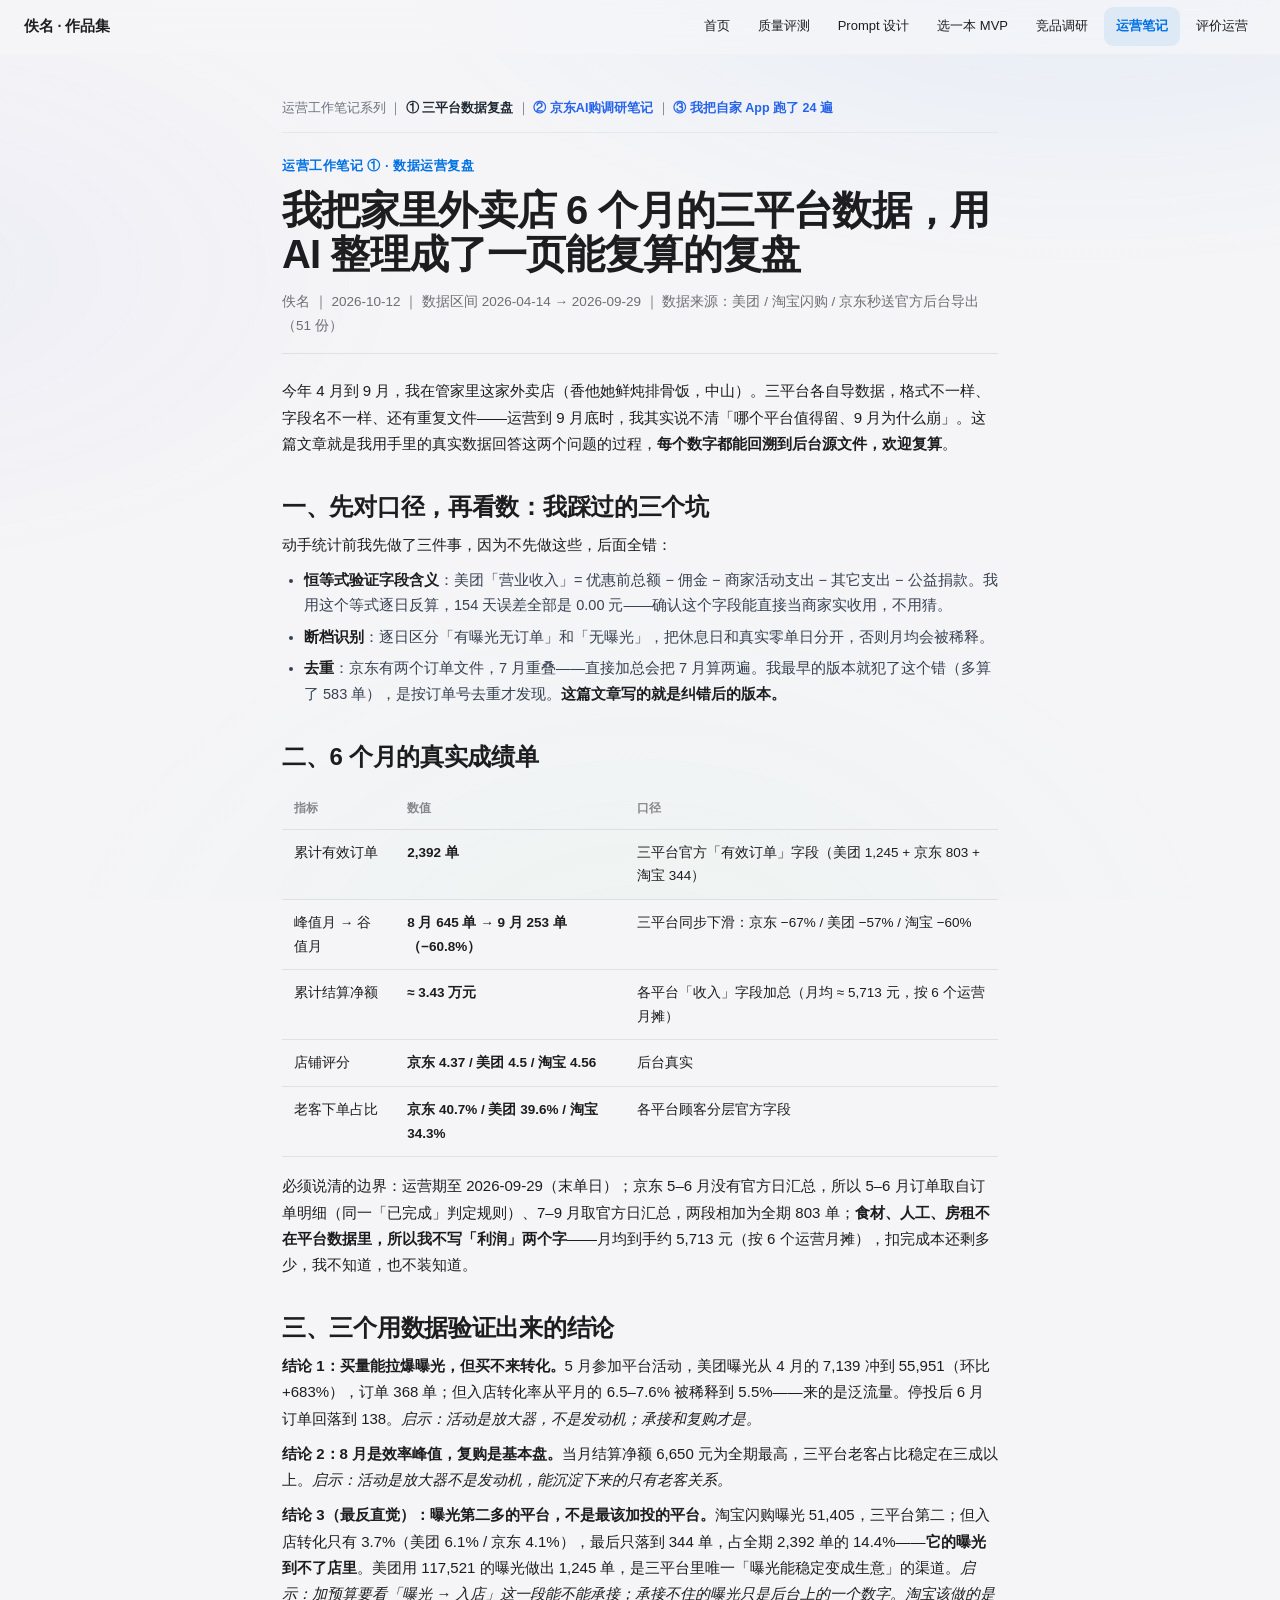
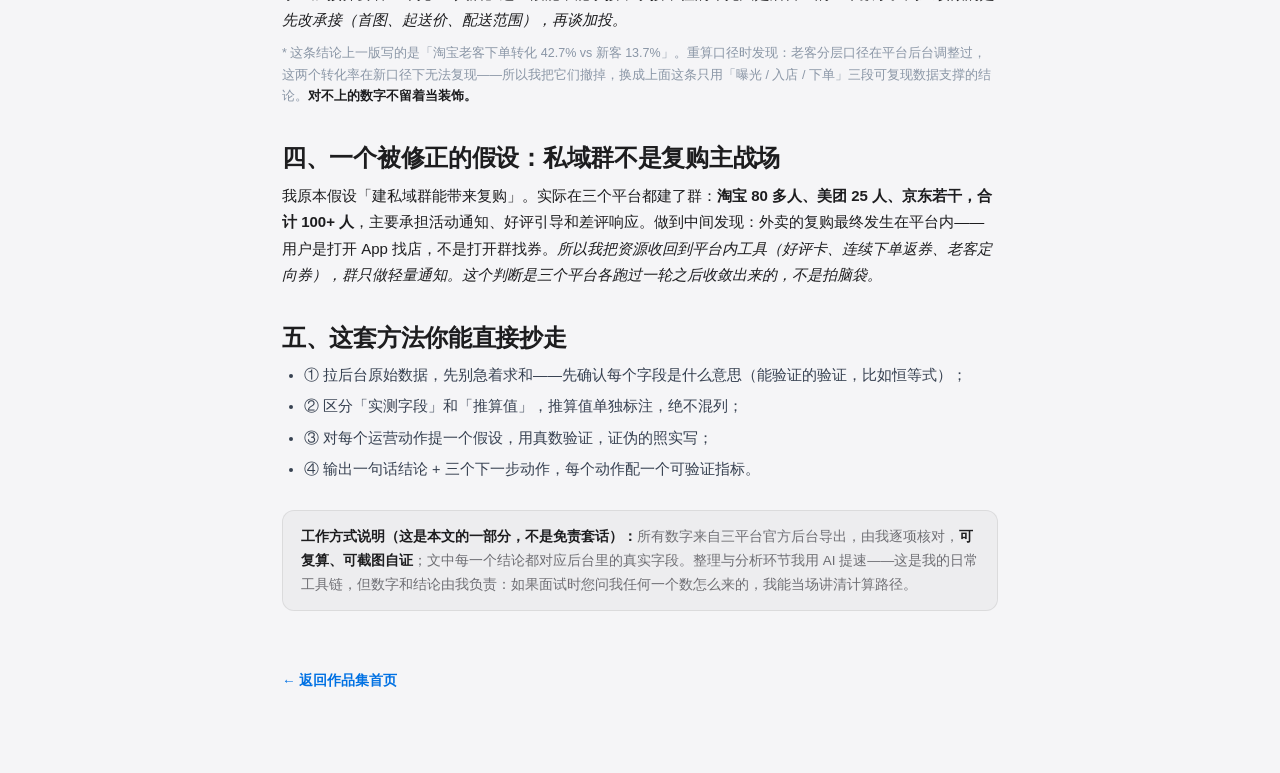
<file: aigc/index.html>
<!DOCTYPE html>

<html lang="zh-CN">

<head>

<meta charset="UTF-8">

<meta name="viewport" content="width=device-width,initial-scale=1">

<title>AIGC 作品 ① · 三平台数据复盘：我把家里外卖店 6 个月的数据算明白了</title>

<style>

*{box-sizing:border-box;margin:0;padding:0}

body{font-family:-apple-system,"Segoe UI","PingFang SC","Microsoft YaHei",sans-serif;

background:#fff;color:#1f2933;line-height:1.85;font-size:16px;-webkit-font-smoothing:antialiased}

.wrap{max-width:760px;margin:0 auto;padding:44px 22px 80px}

.kicker{font-size:13px;font-weight:700;color:#2563eb;letter-spacing:.5px}

h1{font-size:26px;font-weight:800;letter-spacing:-.4px;line-height:1.35;margin:10px 0 14px}

.byline{color:#6b7280;font-size:13.5px;border-bottom:1px solid #e5e7eb;padding-bottom:16px;margin-bottom:24px}

h2{font-size:19px;font-weight:700;margin:36px 0 10px;color:#111}

p{color:#374151;margin:12px 0}

strong{color:#111}

table{width:100%;border-collapse:collapse;font-size:13.5px;margin:16px 0}

th,td{padding:9px 10px;border:1px solid #e5e7eb;text-align:left;vertical-align:top}

th{background:#f3f4f6;font-weight:600;color:#4b5563;font-size:12.5px}

.hl{background:#fffbeb;border:1px solid #fde68a;border-radius:10px;padding:14px 18px;font-size:14px;color:#78350f;margin:16px 0}

.ok{background:#ecfdf5;border:1px solid #a7f3d0;border-radius:10px;padding:14px 18px;font-size:14px;color:#065f46;margin:16px 0}

.disclosure{border:1px dashed #cbd5e1;border-radius:10px;padding:14px 18px;font-size:13.5px;color:#475569;margin:28px 0;background:#f8fafc}

ul{margin:10px 0 14px 22px;color:#374151}

li{margin:6px 0}

.back{display:inline-block;margin-top:30px;font-size:13.5px;color:#2563eb;text-decoration:none;font-weight:600}

</style>

<link rel="stylesheet" href="../assets/apple-fx.css"></head><body>

<nav id="nav">
  <span class="brand">佚名 · 作品集</span>
  <a href="/">首页</a>
  <a href="/evaluation/index.html">质量评测</a>
  <a href="/prompts/index.html">Prompt 设计</a>
  <a href="/mvp/index.html">选一本 MVP</a>
  <a href="/analysis/index.html">竞品调研</a>
  <a href="/aigc/index.html" class="on">运营笔记</a>
  <a href="/reviews/index.html">评价运营</a>
</nav>

<div class="wrap">



<div style="font-size:12.5px;color:#6b7280;border-bottom:1px solid #e5e7eb;padding-bottom:12px;margin-bottom:22px">运营工作笔记系列 ｜ <b style="color:#1f2933">① 三平台数据复盘</b> ｜ <a href="2/index.html" style="color:#2563eb;font-weight:600;text-decoration:none">② 京东AI购调研笔记</a> ｜ <a href="3/index.html" style="color:#2563eb;font-weight:600;text-decoration:none">③ 我把自家 App 跑了 24 遍</a></div>

<div class="kicker">运营工作笔记 ① · 数据运营复盘</div>

<h1>我把家里外卖店 6 个月的三平台数据，用 AI 整理成了一页能复算的复盘</h1>

<div class="byline">佚名 ｜ 2026-10-12 ｜ 数据区间 2026-04-14 → 2026-09-29 ｜ 数据来源：美团 / 淘宝闪购 / 京东秒送官方后台导出（51 份）</div>



<p>今年 4 月到 9 月，我在管家里这家外卖店（香他她鲜炖排骨饭，中山）。三平台各自导数据，格式不一样、字段名不一样、还有重复文件——运营到 9 月底时，我其实说不清「哪个平台值得留、9 月为什么崩」。这篇文章就是我用手里的真实数据回答这两个问题的过程，<strong>每个数字都能回溯到后台源文件，欢迎复算</strong>。</p>



<h2>一、先对口径，再看数：我踩过的三个坑</h2>

<p>动手统计前我先做了三件事，因为不先做这些，后面全错：</p>

<ul>

  <li><strong>恒等式验证字段含义</strong>：美团「营业收入」= 优惠前总额 − 佣金 − 商家活动支出 − 其它支出 − 公益捐款。我用这个等式逐日反算，154 天误差全部是 0.00 元——确认这个字段能直接当商家实收用，不用猜。</li>

  <li><strong>断档识别</strong>：逐日区分「有曝光无订单」和「无曝光」，把休息日和真实零单日分开，否则月均会被稀释。</li>

  <li><strong>去重</strong>：京东有两个订单文件，7 月重叠——直接加总会把 7 月算两遍。我最早的版本就犯了这个错（多算了 583 单），是按订单号去重才发现。<strong>这篇文章写的就是纠错后的版本。</strong></li>

</ul>



<h2>二、6 个月的真实成绩单</h2>

<table>

  <tr><th>指标</th><th>数值</th><th>口径</th></tr>

  <tr><td>累计有效订单</td><td><strong>2,392 单</strong></td><td>三平台官方「有效订单」字段（美团 1,245 + 京东 803 + 淘宝 344）</td></tr>

  <tr><td>峰值月 → 谷值月</td><td><strong>8 月 645 单 → 9 月 253 单（−60.8%）</strong></td><td>三平台同步下滑：京东 −67% / 美团 −57% / 淘宝 −60%</td></tr>

  <tr><td>累计结算净额</td><td><strong>≈ 3.43 万元</strong></td><td>各平台「收入」字段加总（月均 ≈ 5,713 元，按 6 个运营月摊）</td></tr>

  <tr><td>店铺评分</td><td><strong>京东 4.37 / 美团 4.5 / 淘宝 4.56</strong></td><td>后台真实</td></tr>

  <tr><td>老客下单占比</td><td><strong>京东 40.7% / 美团 39.6% / 淘宝 34.3%</strong></td><td>各平台顾客分层官方字段</td></tr>

</table>

<p>必须说清的边界：运营期至 2026-09-29（末单日）；京东 5–6 月没有官方日汇总，所以 5–6 月订单取自订单明细（同一「已完成」判定规则）、7–9 月取官方日汇总，两段相加为全期 803 单；<strong>食材、人工、房租不在平台数据里，所以我不写「利润」两个字</strong>——月均到手约 5,713 元（按 6 个运营月摊），扣完成本还剩多少，我不知道，也不装知道。</p>



<h2>三、三个用数据验证出来的结论</h2>

<p><strong>结论 1：买量能拉爆曝光，但买不来转化。</strong>5 月参加平台活动，美团曝光从 4 月的 7,139 冲到 55,951（环比 +683%），订单 368 单；但入店转化率从平月的 6.5–7.6% 被稀释到 5.5%——来的是泛流量。停投后 6 月订单回落到 138。<em>启示：活动是放大器，不是发动机；承接和复购才是。</em></p>

<p><strong>结论 2：8 月是效率峰值，复购是基本盘。</strong>当月结算净额 6,650 元为全期最高，三平台老客占比稳定在三成以上。<em>启示：活动是放大器不是发动机，能沉淀下来的只有老客关系。</em></p>

<p><strong>结论 3（最反直觉）：曝光第二多的平台，不是最该加投的平台。</strong>淘宝闪购曝光 51,405，三平台第二；但入店转化只有 3.7%（美团 6.1% / 京东 4.1%），最后只落到 344 单，占全期 2,392 单的 14.4%——<strong>它的曝光到不了店里</strong>。美团用 117,521 的曝光做出 1,245 单，是三平台里唯一「曝光能稳定变成生意」的渠道。<em>启示：加预算要看「曝光 → 入店」这一段能不能承接；承接不住的曝光只是后台上的一个数字。淘宝该做的是先改承接（首图、起送价、配送范围），再谈加投。</em></p>

<p style="font-size:12.5px;color:#8a96a6">* 这条结论上一版写的是「淘宝老客下单转化 42.7% vs 新客 13.7%」。重算口径时发现：老客分层口径在平台后台调整过，这两个转化率在新口径下无法复现——所以我把它们撤掉，换成上面这条只用「曝光 / 入店 / 下单」三段可复现数据支撑的结论。<b>对不上的数字不留着当装饰。</b></p>



<h2>四、一个被修正的假设：私域群不是复购主战场</h2>

<p>我原本假设「建私域群能带来复购」。实际在三个平台都建了群：<strong>淘宝 80 多人、美团 25 人、京东若干，合计 100+ 人</strong>，主要承担活动通知、好评引导和差评响应。做到中间发现：外卖的复购最终发生在平台内——用户是打开 App 找店，不是打开群找券。<em>所以我把资源收回到平台内工具（好评卡、连续下单返券、老客定向券），群只做轻量通知。这个判断是三个平台各跑过一轮之后收敛出来的，不是拍脑袋。</em></p>



<h2>五、这套方法你能直接抄走</h2>

<ul>

  <li>① 拉后台原始数据，先别急着求和——先确认每个字段是什么意思（能验证的验证，比如恒等式）；</li>

  <li>② 区分「实测字段」和「推算值」，推算值单独标注，绝不混列；</li>

  <li>③ 对每个运营动作提一个假设，用真数验证，证伪的照实写；</li>

  <li>④ 输出一句话结论 + 三个下一步动作，每个动作配一个可验证指标。</li>

</ul>



<div class="disclosure"><strong>工作方式说明（这是本文的一部分，不是免责套话）：</strong>所有数字来自三平台官方后台导出，由我逐项核对，<strong>可复算、可截图自证</strong>；文中每一个结论都对应后台里的真实字段。整理与分析环节我用 AI 提速——这是我的日常工具链，但数字和结论由我负责：如果面试时您问我任何一个数怎么来的，我能当场讲清计算路径。</div>



<a class="back" href="index.html">← 返回作品集首页</a>

</div><script src="../assets/apple-fx.js" defer></script>

</body></html>
</file>
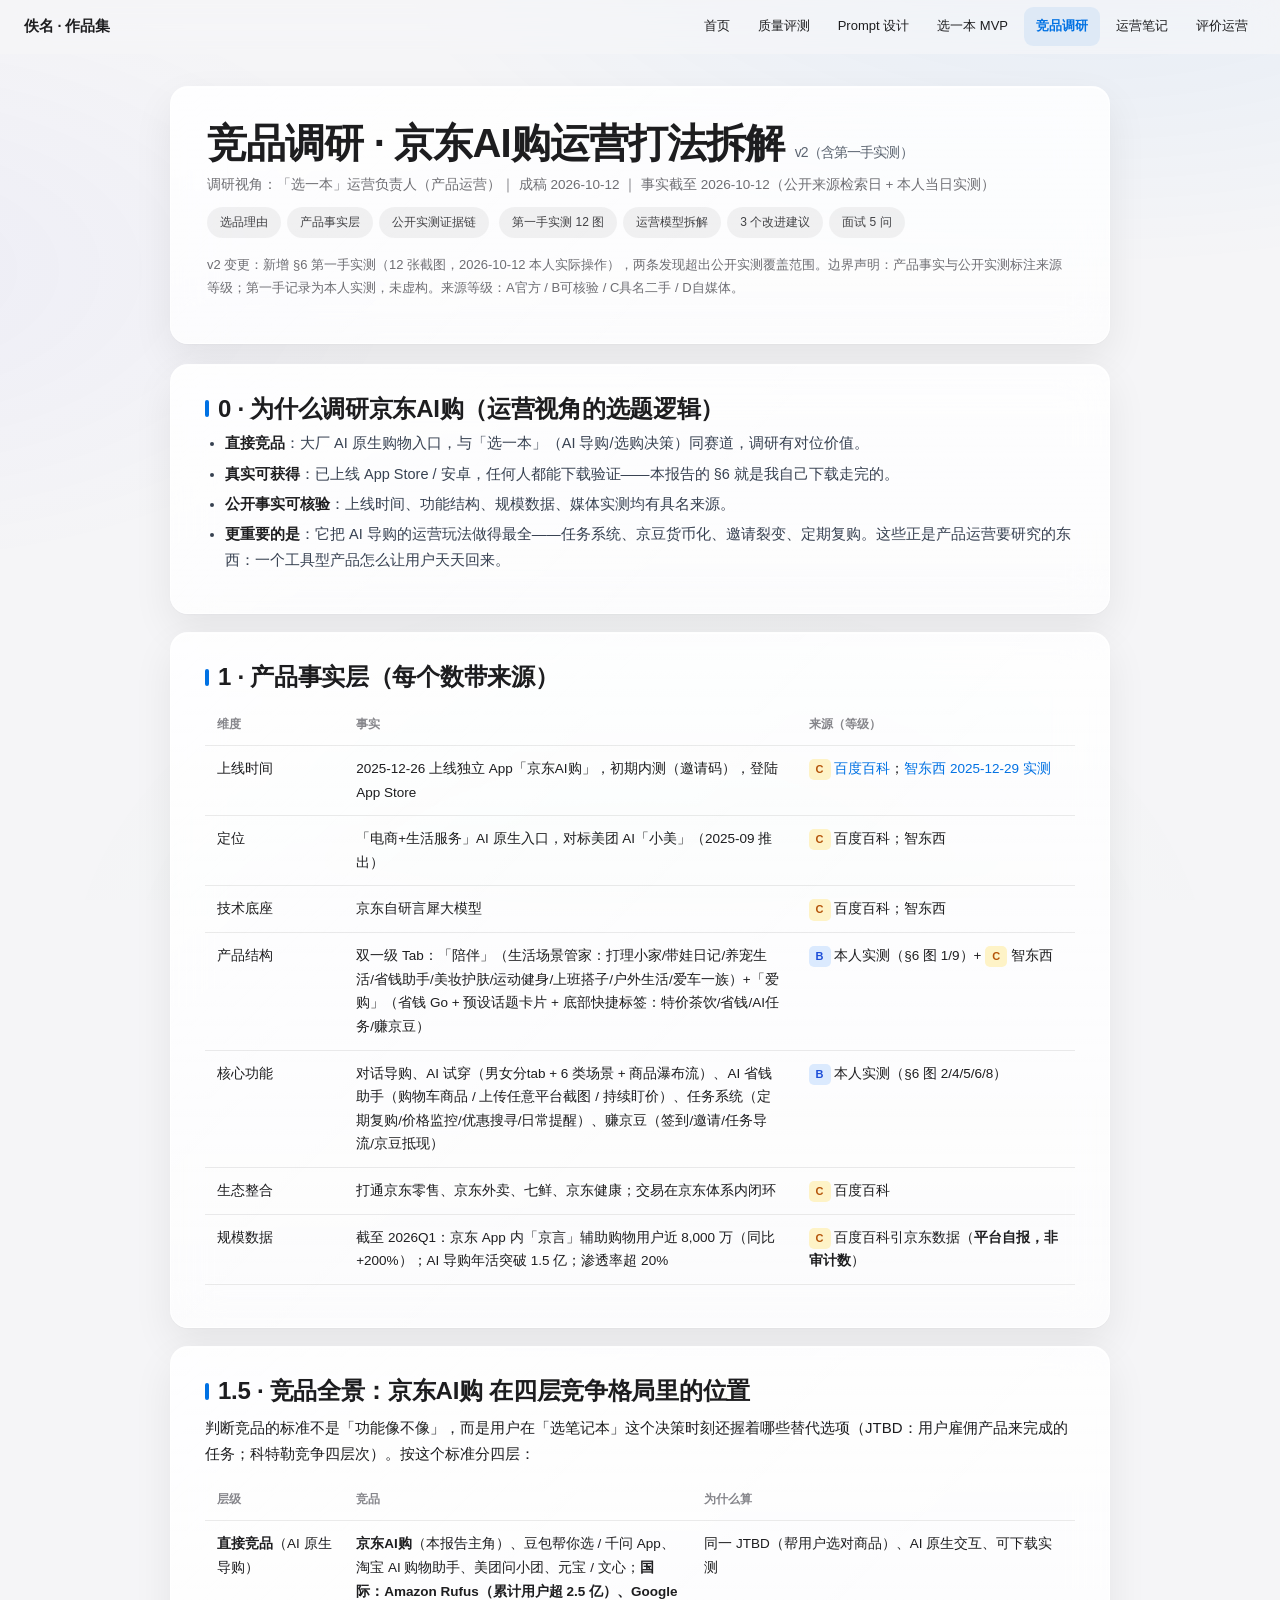
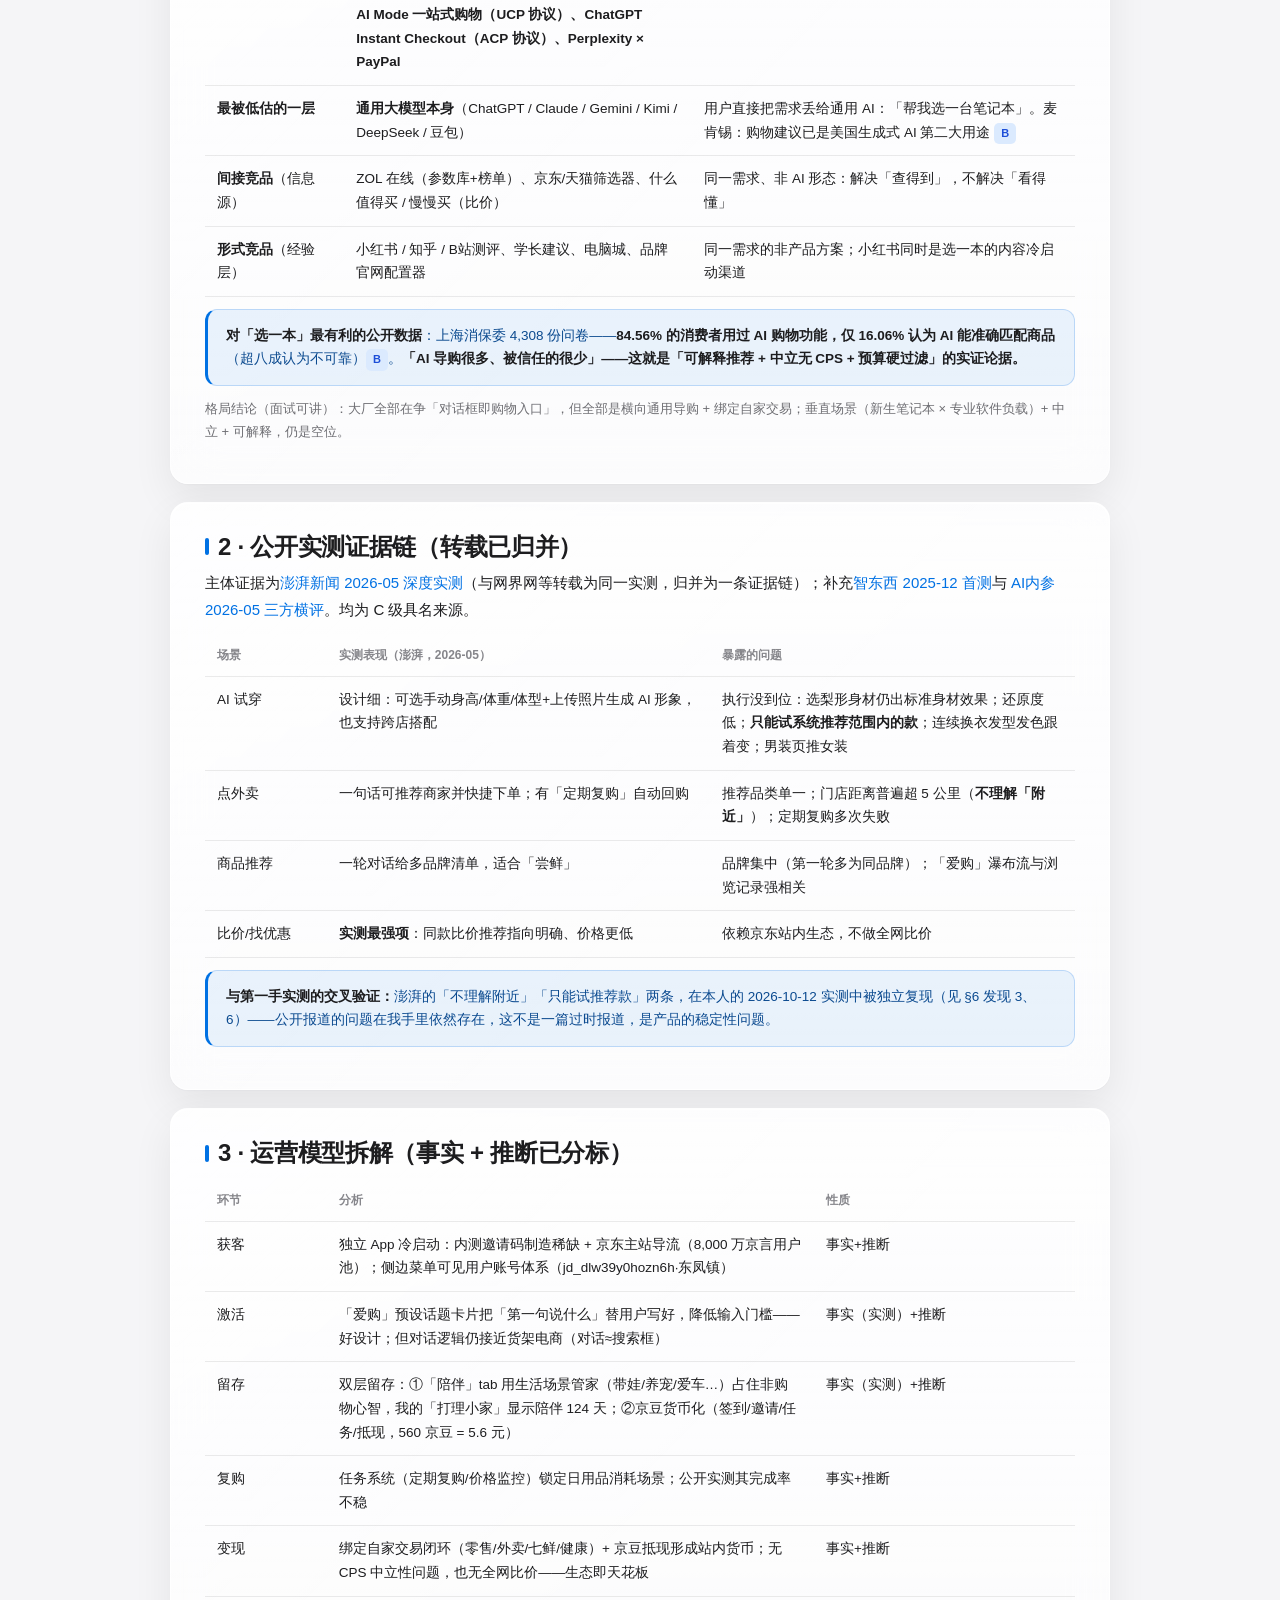
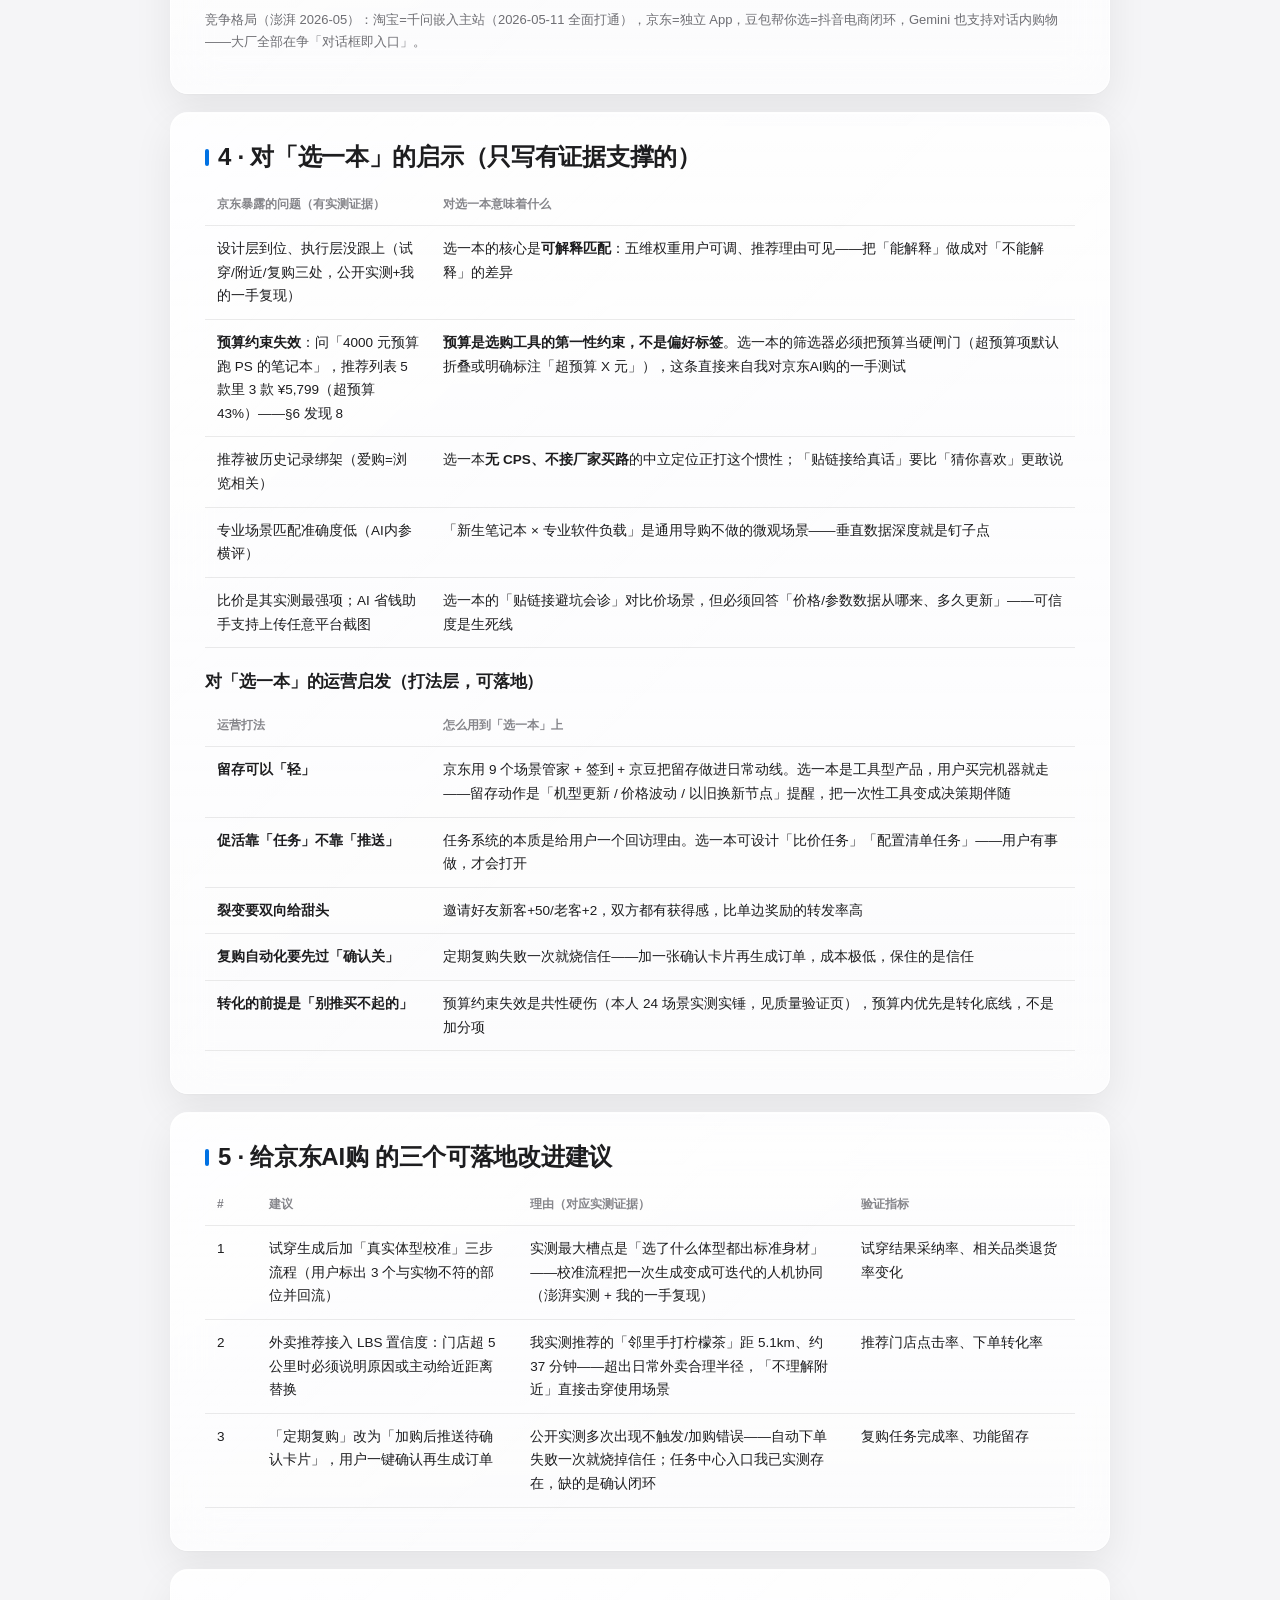
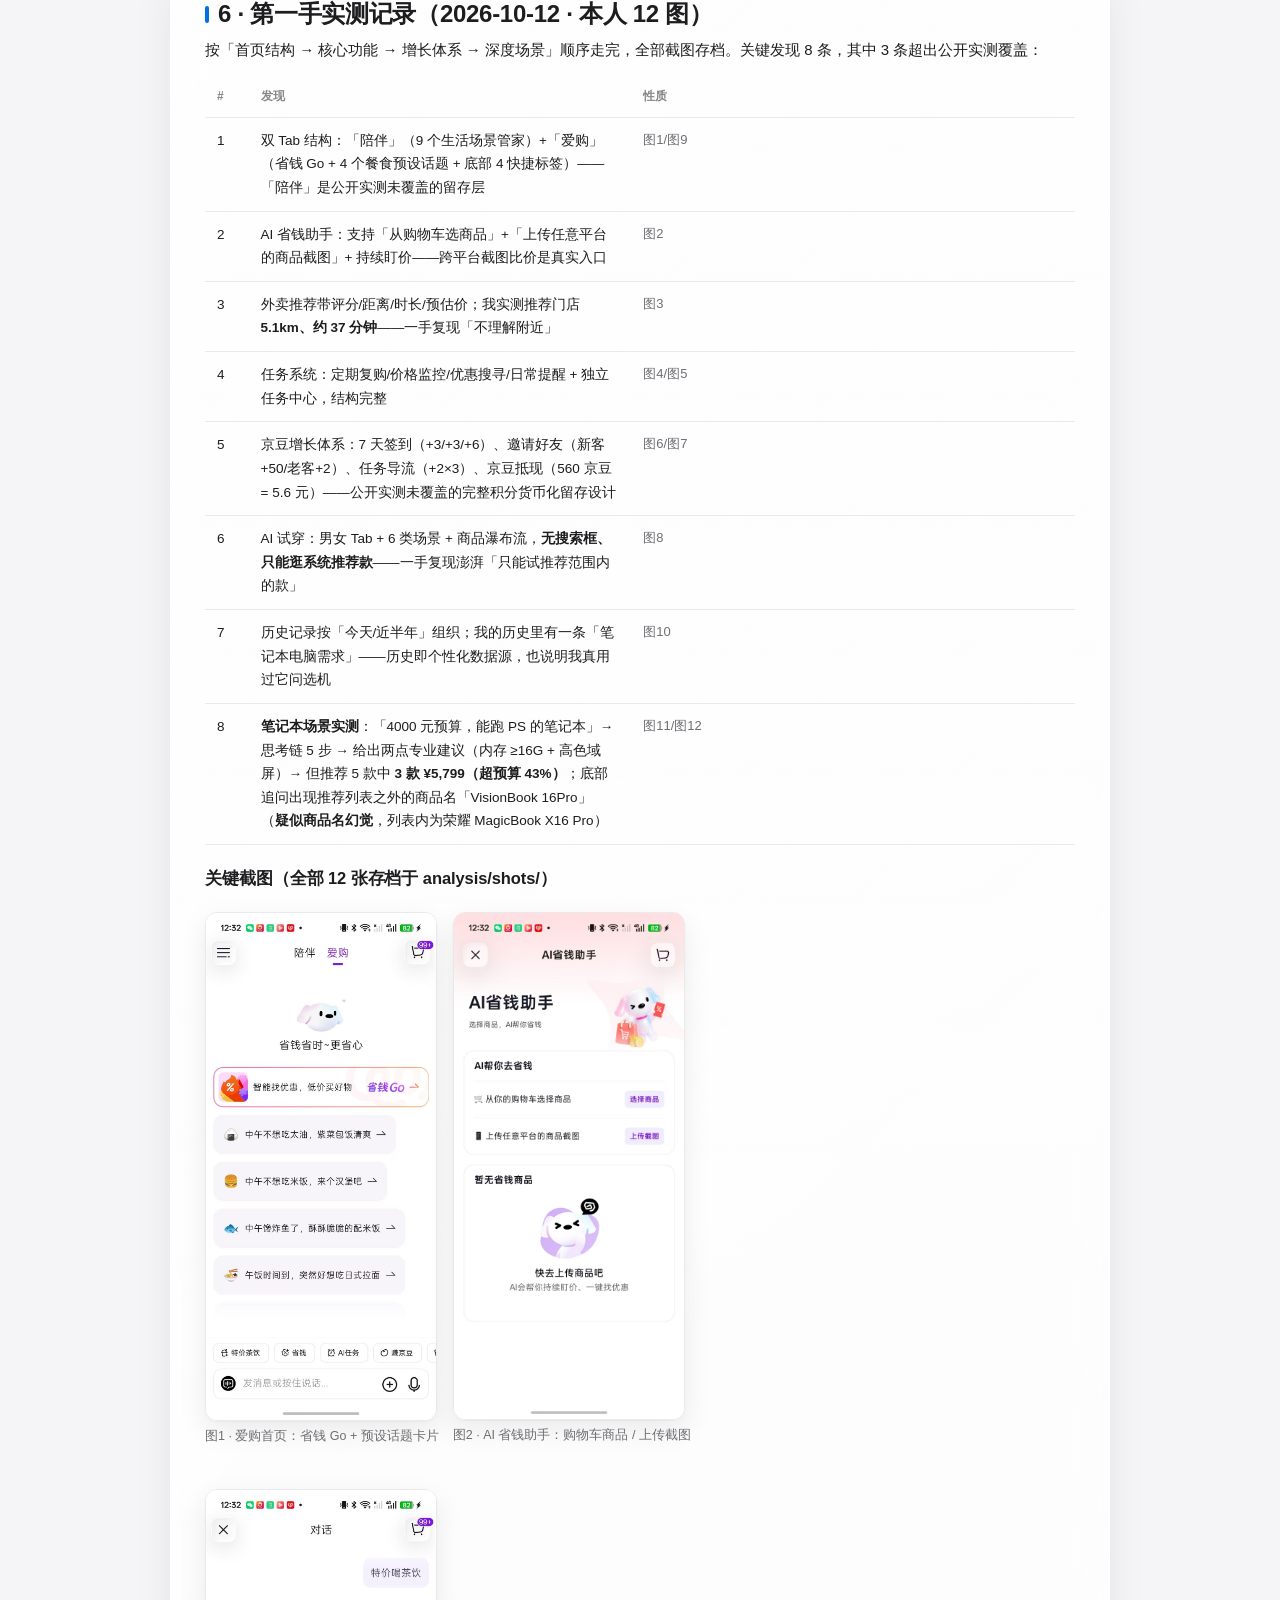
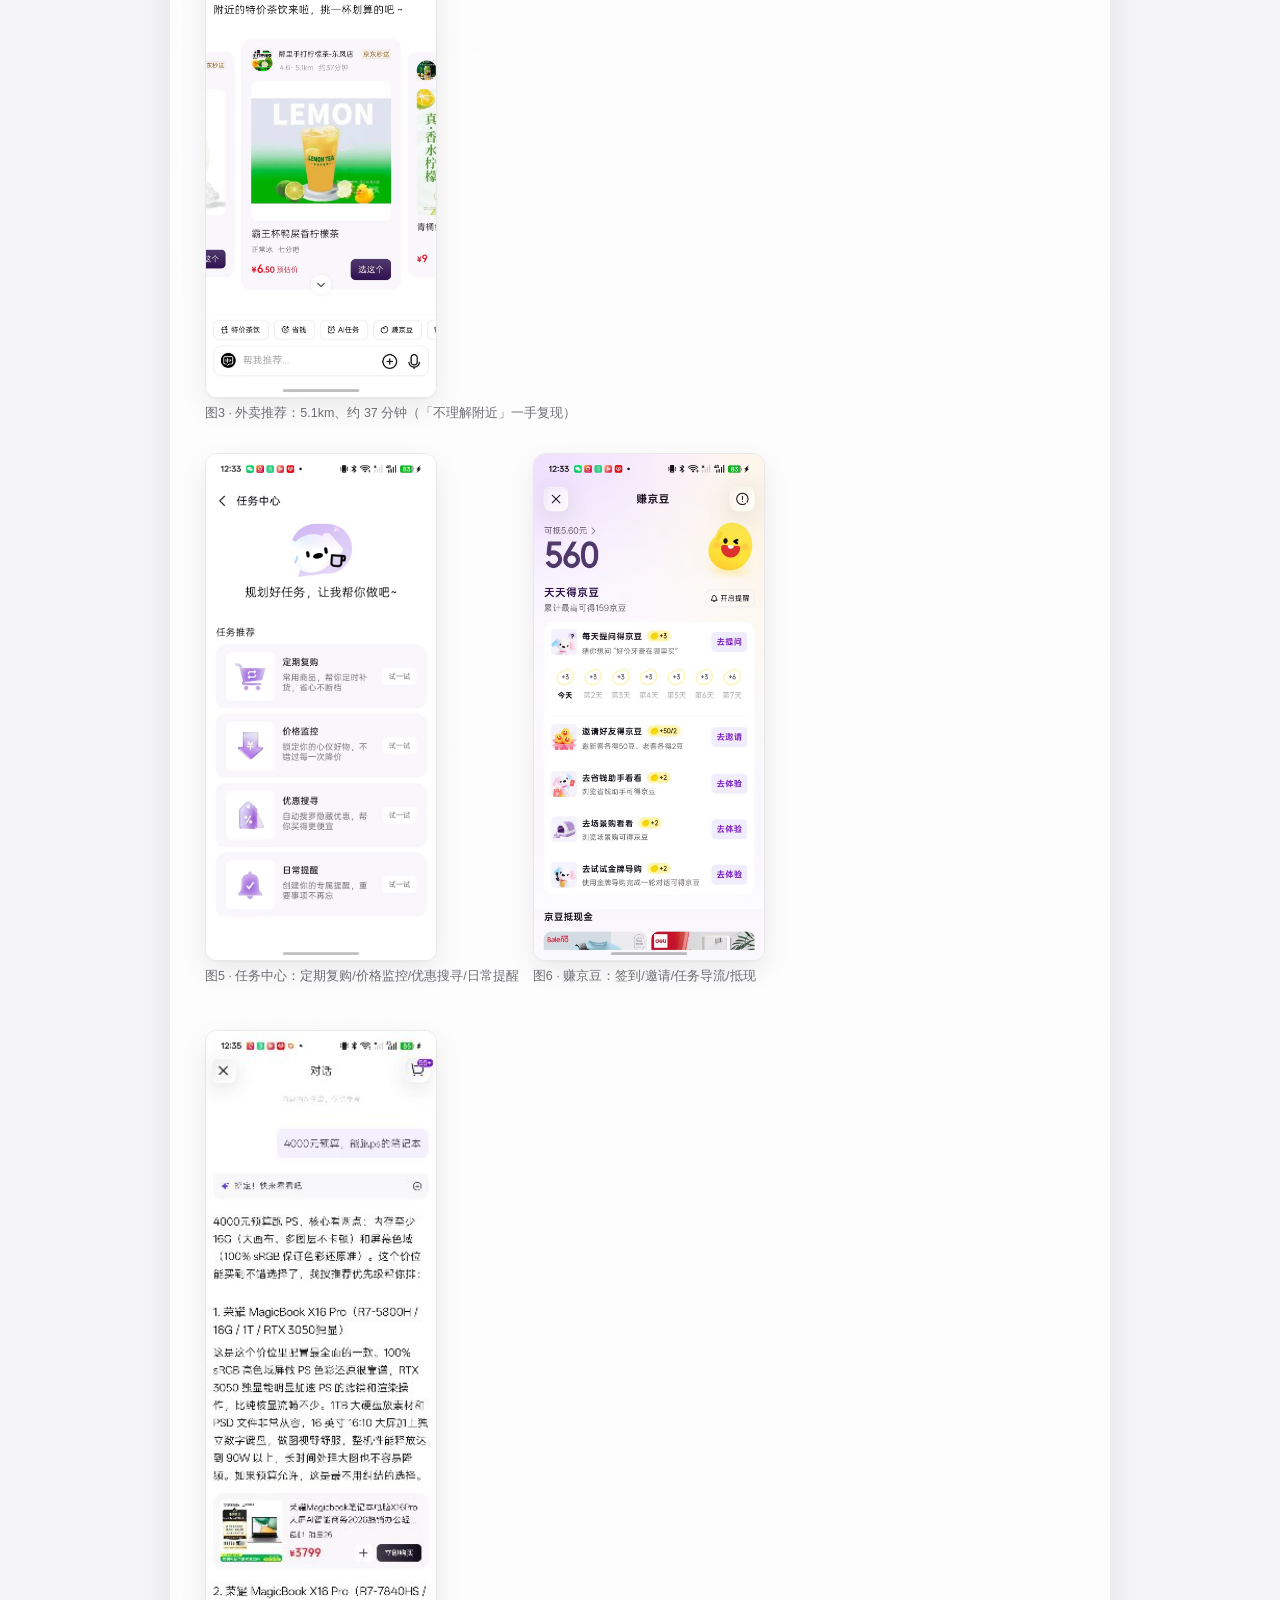
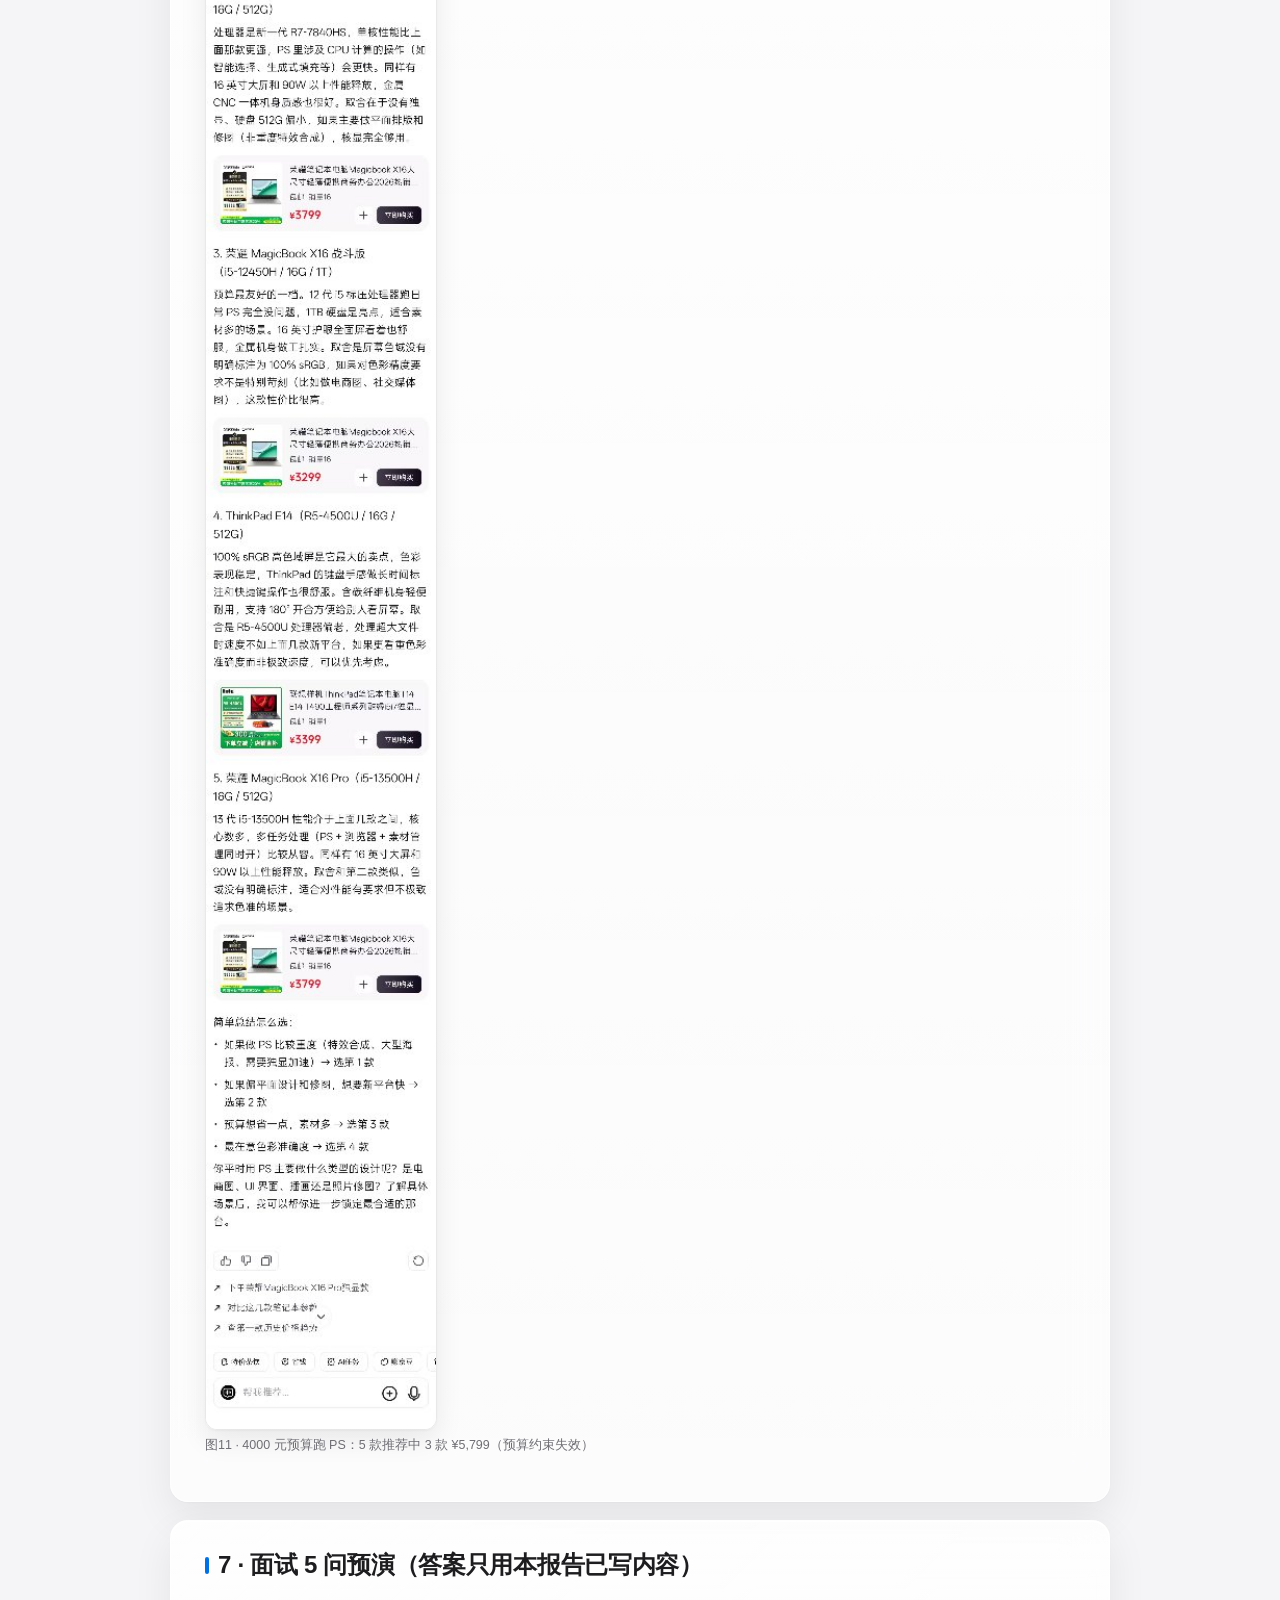
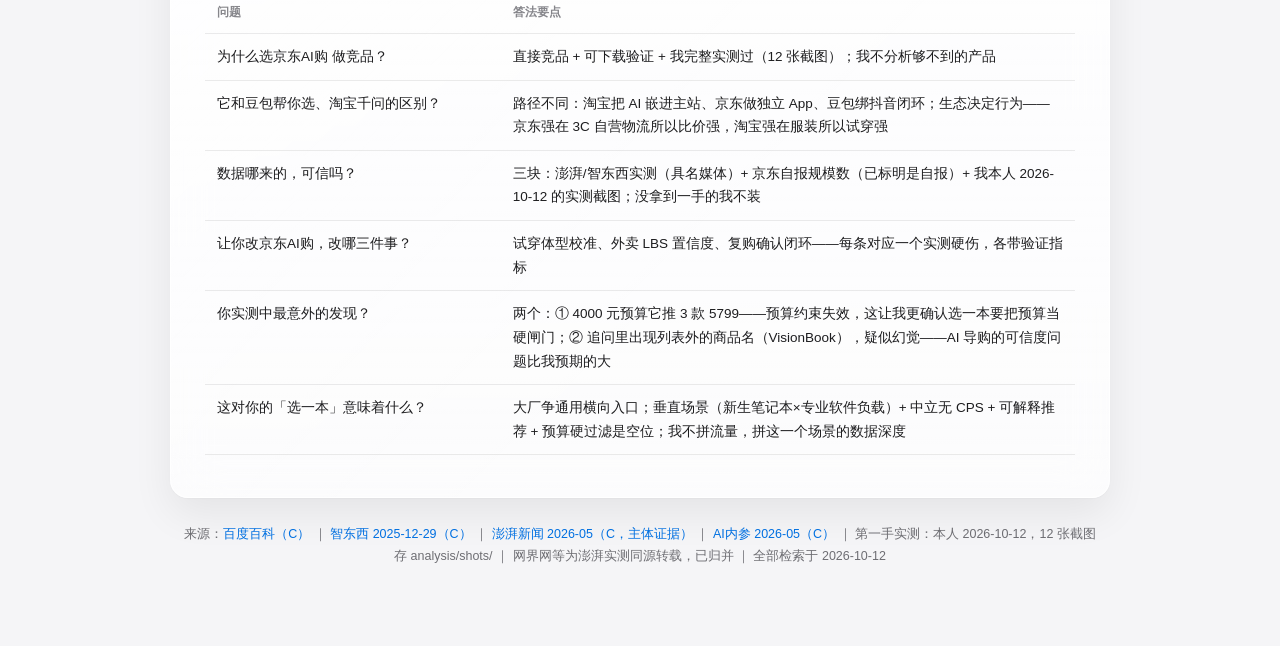
<file: analysis/index.html>
<!DOCTYPE html>

<html lang="zh-CN">

<head>

<meta charset="UTF-8">

<meta name="viewport" content="width=device-width,initial-scale=1">

<title>竞品分析 · 京东AI购 v2（含第一手实测）· 2026-10-12</title>

<style>

*{box-sizing:border-box;margin:0;padding:0}

body{font-family:-apple-system,"Segoe UI","PingFang SC","Microsoft YaHei",sans-serif;

background:#f7f8fa;color:#1a1d21;line-height:1.8;-webkit-font-smoothing:antialiased}

.wrap{max-width:980px;margin:0 auto;padding:32px 20px 70px}

header{background:#fff;border:1px solid #e6e9ee;border-radius:14px;padding:26px 30px;margin-bottom:20px}

h1{font-size:23px;font-weight:700;letter-spacing:-.2px}

.meta{color:#5b6470;font-size:13.5px;margin-top:8px}

.tags{margin-top:10px}

.tag{display:inline-block;background:#f1f4f9;color:#5b6470;font-size:12px;padding:3px 11px;border-radius:20px;margin:0 6px 6px 0}

section{background:#fff;border:1px solid #e6e9ee;border-radius:14px;padding:24px 28px;margin-bottom:18px}

h2{font-size:17.5px;font-weight:700;margin:0 0 8px;display:flex;align-items:center;gap:9px}

h2::before{content:"";width:4px;height:17px;background:#2563eb;border-radius:2px}

h3{font-size:15px;font-weight:700;margin:18px 0 6px;color:#111}

p{color:#374151;font-size:14px;margin:8px 0}

ul{margin:8px 0 10px 20px}

li{color:#374151;font-size:14px;margin:5px 0}

b{color:#111}

table{width:100%;border-collapse:collapse;font-size:13px;margin:12px 0}

th{background:#f1f4f9;font-weight:600;color:#5b6470;font-size:12.5px;text-align:left}

th,td{padding:8px 10px;border:1px solid #eef1f5;vertical-align:top;text-align:left}

.small{font-size:12.5px;color:#8b95a1}

.grade{display:inline-block;font-size:11px;font-weight:700;border-radius:5px;padding:1px 7px}

.gB{background:#dbeafe;color:#1d4ed8}.gC{background:#fef3c7;color:#b45309}.gD{background:#e5e7eb;color:#4b5563}

.first{background:#eff6ff;border:1px solid #bfdbfe;border-left:4px solid #2563eb;border-radius:8px;

padding:13px 17px;font-size:13.5px;color:#1e3a5f;margin:12px 0}

.ok{background:#ecfdf5;border:1px solid #a7f3d0;border-left:4px solid #059669;border-radius:8px;

padding:12px 16px;font-size:13.5px;color:#065f46;margin:12px 0}

.shot{margin:14px 0}

.shot img{width:min(300px,42vw);border:1px solid #e2e8f0;border-radius:10px;display:block}

.shot .cap{font-size:12.5px;color:#5b6470;margin-top:5px}

.shotrow{display:flex;gap:14px;flex-wrap:wrap}

.shotrow .shot img{width:min(232px,30vw)}

a{color:#2563eb;text-decoration:none;font-weight:600}

a:hover{text-decoration:underline}

footer{text-align:center;color:#8b95a1;font-size:12.5px;padding:8px}

</style>

<link rel="stylesheet" href="../assets/apple-fx.css"></head><body>

<nav id="nav">
  <span class="brand">佚名 · 作品集</span>
  <a href="/">首页</a>
  <a href="/evaluation/index.html">质量评测</a>
  <a href="/prompts/index.html">Prompt 设计</a>
  <a href="/mvp/index.html">选一本 MVP</a>
  <a href="/analysis/index.html" class="on">竞品调研</a>
  <a href="/aigc/index.html">运营笔记</a>
  <a href="/reviews/index.html">评价运营</a>
</nav>

<div class="wrap">



<header>

  <h1>竞品调研 · 京东AI购运营打法拆解 <span style="font-size:14px;color:#5b6470;font-weight:500">v2（含第一手实测）</span></h1>

  <div class="meta">调研视角：「选一本」运营负责人（产品运营）｜ 成稿 2026-10-12 ｜ 事实截至 2026-10-12（公开来源检索日 + 本人当日实测）</div>

  <div class="tags">

    <span class="tag">选品理由</span><span class="tag">产品事实层</span><span class="tag">公开实测证据链</span>

    <span class="tag">第一手实测 12 图</span><span class="tag">运营模型拆解</span><span class="tag">3 个改进建议</span><span class="tag">面试 5 问</span>

  </div>

  <p class="small" style="margin-top:10px">v2 变更：新增 §6 第一手实测（12 张截图，2026-10-12 本人实际操作），两条发现超出公开实测覆盖范围。边界声明：产品事实与公开实测标注来源等级；第一手记录为本人实测，未虚构。来源等级：A官方 / B可核验 / C具名二手 / D自媒体。</p>

</header>



<section>

  <h2>0 · 为什么调研京东AI购（运营视角的选题逻辑）</h2>

  <ul>

    <li><b>直接竞品</b>：大厂 AI 原生购物入口，与「选一本」（AI 导购/选购决策）同赛道，调研有对位价值。</li>

    <li><b>真实可获得</b>：已上线 App Store / 安卓，任何人都能下载验证——本报告的 §6 就是我自己下载走完的。</li>

    <li><b>公开事实可核验</b>：上线时间、功能结构、规模数据、媒体实测均有具名来源。</li>

    <li><b>更重要的是</b>：它把 AI 导购的运营玩法做得最全——任务系统、京豆货币化、邀请裂变、定期复购。这些正是产品运营要研究的东西：一个工具型产品怎么让用户天天回来。</li>

  </ul>

</section>



<section>

  <h2>1 · 产品事实层（每个数带来源）</h2>

  <table>

    <tr><th style="width:16%">维度</th><th style="width:52%">事实</th><th>来源（等级）</th></tr>

    <tr><td>上线时间</td><td>2025-12-26 上线独立 App「京东AI购」，初期内测（邀请码），登陆 App Store</td><td><span class="grade gC">C</span> <a href="https://baike.baidu.com/item/%E4%BA%AC%E4%B8%9CAI%E8%B4%AD/67966173">百度百科</a>；<a href="https://www.toutiao.com/article/7589226883091284532/">智东西 2025-12-29 实测</a></td></tr>

    <tr><td>定位</td><td>「电商+生活服务」AI 原生入口，对标美团 AI「小美」（2025-09 推出）</td><td><span class="grade gC">C</span> 百度百科；智东西</td></tr>

    <tr><td>技术底座</td><td>京东自研言犀大模型</td><td><span class="grade gC">C</span> 百度百科；智东西</td></tr>

    <tr><td>产品结构</td><td>双一级 Tab：「陪伴」（生活场景管家：打理小家/带娃日记/养宠生活/省钱助手/美妆护肤/运动健身/上班搭子/户外生活/爱车一族）+「爱购」（省钱 Go + 预设话题卡片 + 底部快捷标签：特价茶饮/省钱/AI任务/赚京豆）</td><td><span class="grade gB">B</span> 本人实测（§6 图 1/9）+ <span class="grade gC">C</span> 智东西</td></tr>

    <tr><td>核心功能</td><td>对话导购、AI 试穿（男女分tab + 6 类场景 + 商品瀑布流）、AI 省钱助手（购物车商品 / 上传任意平台截图 / 持续盯价）、任务系统（定期复购/价格监控/优惠搜寻/日常提醒）、赚京豆（签到/邀请/任务导流/京豆抵现）</td><td><span class="grade gB">B</span> 本人实测（§6 图 2/4/5/6/8）</td></tr>

    <tr><td>生态整合</td><td>打通京东零售、京东外卖、七鲜、京东健康；交易在京东体系内闭环</td><td><span class="grade gC">C</span> 百度百科</td></tr>

    <tr><td>规模数据</td><td>截至 2026Q1：京东 App 内「京言」辅助购物用户近 8,000 万（同比 +200%）；AI 导购年活突破 1.5 亿；渗透率超 20%</td><td><span class="grade gC">C</span> 百度百科引京东数据（<b>平台自报，非审计数</b>）</td></tr>

  </table>

</section>



<section>

  <h2>1.5 · 竞品全景：京东AI购 在四层竞争格局里的位置</h2>

  <p>判断竞品的标准不是「功能像不像」，而是用户在「选笔记本」这个决策时刻还握着哪些替代选项（JTBD：用户雇佣产品来完成的任务；科特勒竞争四层次）。按这个标准分四层：</p>

  <table>

    <tr><th style="width:16%">层级</th><th style="width:40%">竞品</th><th>为什么算</th></tr>

    <tr><td><b>直接竞品</b>（AI 原生导购）</td><td><b>京东AI购</b>（本报告主角）、豆包帮你选 / 千问 App、淘宝 AI 购物助手、美团问小团、元宝 / 文心；<b>国际：Amazon Rufus（累计用户超 2.5 亿）、Google AI Mode 一站式购物（UCP 协议）、ChatGPT Instant Checkout（ACP 协议）、Perplexity × PayPal</b></td><td>同一 JTBD（帮用户选对商品）、AI 原生交互、可下载实测</td></tr>

    <tr><td><b>最被低估的一层</b></td><td><b>通用大模型本身</b>（ChatGPT / Claude / Gemini / Kimi / DeepSeek / 豆包）</td><td>用户直接把需求丢给通用 AI：「帮我选一台笔记本」。麦肯锡：购物建议已是美国生成式 AI 第二大用途 <span class="grade gB">B</span></td></tr>

    <tr><td><b>间接竞品</b>（信息源）</td><td>ZOL 在线（参数库+榜单）、京东/天猫筛选器、什么值得买 / 慢慢买（比价）</td><td>同一需求、非 AI 形态：解决「查得到」，不解决「看得懂」</td></tr>

    <tr><td><b>形式竞品</b>（经验层）</td><td>小红书 / 知乎 / B站测评、学长建议、电脑城、品牌官网配置器</td><td>同一需求的非产品方案；小红书同时是选一本的内容冷启动渠道</td></tr>

  </table>

  <div class="first"><b>对「选一本」最有利的公开数据</b>：上海消保委 4,308 份问卷——<b>84.56% 的消费者用过 AI 购物功能，仅 16.06% 认为 AI 能准确匹配商品</b>（超八成认为不可靠）<span class="grade gB">B</span>。<b>「AI 导购很多、被信任的很少」——这就是「可解释推荐 + 中立无 CPS + 预算硬过滤」的实证论据。</b></div>

  <p class="small">格局结论（面试可讲）：大厂全部在争「对话框即购物入口」，但全部是横向通用导购 + 绑定自家交易；垂直场景（新生笔记本 × 专业软件负载）+ 中立 + 可解释，仍是空位。</p>

</section>



<section>

  <h2>2 · 公开实测证据链（转载已归并）</h2>

  <p>主体证据为<a href="https://m.thepaper.cn/newsDetail_forward_33183295">澎湃新闻 2026-05 深度实测</a>（与网界网等转载为同一实测，归并为一条证据链）；补充<a href="https://www.toutiao.com/article/7589226883091284532/">智东西 2025-12 首测</a>与 <a href="https://www.neican.ai/insights/aiaiai-20260526101003198-1">AI内参 2026-05 三方横评</a>。均为 C 级具名来源。</p>

  <table>

    <tr><th style="width:14%">场景</th><th style="width:44%">实测表现（澎湃，2026-05）</th><th>暴露的问题</th></tr>

    <tr><td>AI 试穿</td><td>设计细：可选手动身高/体重/体型+上传照片生成 AI 形象，也支持跨店搭配</td><td>执行没到位：选梨形身材仍出标准身材效果；还原度低；<b>只能试系统推荐范围内的款</b>；连续换衣发型发色跟着变；男装页推女装</td></tr>

    <tr><td>点外卖</td><td>一句话可推荐商家并快捷下单；有「定期复购」自动回购</td><td>推荐品类单一；门店距离普遍超 5 公里（<b>不理解「附近」</b>）；定期复购多次失败</td></tr>

    <tr><td>商品推荐</td><td>一轮对话给多品牌清单，适合「尝鲜」</td><td>品牌集中（第一轮多为同品牌）；「爱购」瀑布流与浏览记录强相关</td></tr>

    <tr><td>比价/找优惠</td><td><b>实测最强项</b>：同款比价推荐指向明确、价格更低</td><td>依赖京东站内生态，不做全网比价</td></tr>

  </table>

  <div class="first"><b>与第一手实测的交叉验证：</b>澎湃的「不理解附近」「只能试推荐款」两条，在本人的 2026-10-12 实测中被独立复现（见 §6 发现 3、6）——公开报道的问题在我手里依然存在，这不是一篇过时报道，是产品的稳定性问题。</div>

</section>



<section>

  <h2>3 · 运营模型拆解（事实 + 推断已分标）</h2>

  <table>

    <tr><th style="width:14%">环节</th><th style="width:56%">分析</th><th>性质</th></tr>

    <tr><td>获客</td><td>独立 App 冷启动：内测邀请码制造稀缺 + 京东主站导流（8,000 万京言用户池）；侧边菜单可见用户账号体系（jd_dlw39y0hozn6h·东凤镇）</td><td>事实+推断</td></tr>

    <tr><td>激活</td><td>「爱购」预设话题卡片把「第一句说什么」替用户写好，降低输入门槛——好设计；但对话逻辑仍接近货架电商（对话≈搜索框）</td><td>事实（实测）+推断</td></tr>

    <tr><td>留存</td><td>双层留存：①「陪伴」tab 用生活场景管家（带娃/养宠/爱车…）占住非购物心智，我的「打理小家」显示陪伴 124 天；②京豆货币化（签到/邀请/任务/抵现，560 京豆 = 5.6 元）</td><td>事实（实测）+推断</td></tr>

    <tr><td>复购</td><td>任务系统（定期复购/价格监控）锁定日用品消耗场景；公开实测其完成率不稳</td><td>事实+推断</td></tr>

    <tr><td>变现</td><td>绑定自家交易闭环（零售/外卖/七鲜/健康）+ 京豆抵现形成站内货币；无 CPS 中立性问题，也无全网比价——生态即天花板</td><td>事实+推断</td></tr>

  </table>

  <p class="small">竞争格局（澎湃 2026-05）：淘宝=千问嵌入主站（2026-05-11 全面打通），京东=独立 App，豆包帮你选=抖音电商闭环，Gemini 也支持对话内购物——大厂全部在争「对话框即入口」。</p>

</section>



<section>

  <h2>4 · 对「选一本」的启示（只写有证据支撑的）</h2>

  <table>

    <tr><th style="width:26%">京东暴露的问题（有实测证据）</th><th>对选一本意味着什么</th></tr>

    <tr><td>设计层到位、执行层没跟上（试穿/附近/复购三处，公开实测+我的一手复现）</td><td>选一本的核心是<b>可解释匹配</b>：五维权重用户可调、推荐理由可见——把「能解释」做成对「不能解释」的差异</td></tr>

    <tr><td><b>预算约束失效</b>：问「4000 元预算跑 PS 的笔记本」，推荐列表 5 款里 3 款 ¥5,799（超预算 43%）——§6 发现 8</td><td><b>预算是选购工具的第一性约束，不是偏好标签</b>。选一本的筛选器必须把预算当硬闸门（超预算项默认折叠或明确标注「超预算 X 元」），这条直接来自我对京东AI购的一手测试</td></tr>

    <tr><td>推荐被历史记录绑架（爱购=浏览相关）</td><td>选一本<b>无 CPS、不接厂家买路</b>的中立定位正打这个惯性；「贴链接给真话」要比「猜你喜欢」更敢说</td></tr>

    <tr><td>专业场景匹配准确度低（AI内参横评）</td><td>「新生笔记本 × 专业软件负载」是通用导购不做的微观场景——垂直数据深度就是钉子点</td></tr>

    <tr><td>比价是其实测最强项；AI 省钱助手支持上传任意平台截图</td><td>选一本的「贴链接避坑会诊」对比价场景，但必须回答「价格/参数数据从哪来、多久更新」——可信度是生死线</td></tr>

  </table>

  <h3>对「选一本」的运营启发（打法层，可落地）</h3>

  <table>

    <tr><th style="width:26%">运营打法</th><th>怎么用到「选一本」上</th></tr>

    <tr><td><b>留存可以「轻」</b></td><td>京东用 9 个场景管家 + 签到 + 京豆把留存做进日常动线。选一本是工具型产品，用户买完机器就走——留存动作是「机型更新 / 价格波动 / 以旧换新节点」提醒，把一次性工具变成决策期伴随</td></tr>

    <tr><td><b>促活靠「任务」不靠「推送」</b></td><td>任务系统的本质是给用户一个回访理由。选一本可设计「比价任务」「配置清单任务」——用户有事做，才会打开</td></tr>

    <tr><td><b>裂变要双向给甜头</b></td><td>邀请好友新客+50/老客+2，双方都有获得感，比单边奖励的转发率高</td></tr>

    <tr><td><b>复购自动化要先过「确认关」</b></td><td>定期复购失败一次就烧信任——加一张确认卡片再生成订单，成本极低，保住的是信任</td></tr>

    <tr><td><b>转化的前提是「别推买不起的」</b></td><td>预算约束失效是共性硬伤（本人 24 场景实测实锤，见质量验证页），预算内优先是转化底线，不是加分项</td></tr>

  </table>

</section>



<section>

  <h2>5 · 给京东AI购 的三个可落地改进建议</h2>

  <table>

    <tr><th style="width:6%">#</th><th style="width:30%">建议</th><th style="width:38%">理由（对应实测证据）</th><th>验证指标</th></tr>

    <tr><td>1</td><td>试穿生成后加「真实体型校准」三步流程（用户标出 3 个与实物不符的部位并回流）</td><td>实测最大槽点是「选了什么体型都出标准身材」——校准流程把一次生成变成可迭代的人机协同（澎湃实测 + 我的一手复现）</td><td>试穿结果采纳率、相关品类退货率变化</td></tr>

    <tr><td>2</td><td>外卖推荐接入 LBS 置信度：门店超 5 公里时必须说明原因或主动给近距离替换</td><td>我实测推荐的「邻里手打柠檬茶」距 5.1km、约 37 分钟——超出日常外卖合理半径，「不理解附近」直接击穿使用场景</td><td>推荐门店点击率、下单转化率</td></tr>

    <tr><td>3</td><td>「定期复购」改为「加购后推送待确认卡片」，用户一键确认再生成订单</td><td>公开实测多次出现不触发/加购错误——自动下单失败一次就烧掉信任；任务中心入口我已实测存在，缺的是确认闭环</td><td>复购任务完成率、功能留存</td></tr>

  </table>

</section>



<section>

  <h2>6 · 第一手实测记录（2026-10-12 · 本人 12 图）</h2>

  <p>按「首页结构 → 核心功能 → 增长体系 → 深度场景」顺序走完，全部截图存档。关键发现 8 条，其中 3 条超出公开实测覆盖：</p>

  <table>

    <tr><th style="width:5%">#</th><th style="width:44%">发现</th><th>性质</th></tr>

    <tr><td>1</td><td>双 Tab 结构：「陪伴」（9 个生活场景管家）+「爱购」（省钱 Go + 4 个餐食预设话题 + 底部 4 快捷标签）——「陪伴」是公开实测未覆盖的留存层</td><td class="small">图1/图9</td></tr>

    <tr><td>2</td><td>AI 省钱助手：支持「从购物车选商品」+「上传任意平台的商品截图」+ 持续盯价——跨平台截图比价是真实入口</td><td class="small">图2</td></tr>

    <tr><td>3</td><td>外卖推荐带评分/距离/时长/预估价；我实测推荐门店 <b>5.1km、约 37 分钟</b>——一手复现「不理解附近」</td><td class="small">图3</td></tr>

    <tr><td>4</td><td>任务系统：定期复购/价格监控/优惠搜寻/日常提醒 + 独立任务中心，结构完整</td><td class="small">图4/图5</td></tr>

    <tr><td>5</td><td>京豆增长体系：7 天签到（+3/+3/+6）、邀请好友（新客+50/老客+2）、任务导流（+2×3）、京豆抵现（560 京豆 = 5.6 元）——公开实测未覆盖的完整积分货币化留存设计</td><td class="small">图6/图7</td></tr>

    <tr><td>6</td><td>AI 试穿：男女 Tab + 6 类场景 + 商品瀑布流，<b>无搜索框、只能逛系统推荐款</b>——一手复现澎湃「只能试推荐范围内的款」</td><td class="small">图8</td></tr>

    <tr><td>7</td><td>历史记录按「今天/近半年」组织；我的历史里有一条「笔记本电脑需求」——历史即个性化数据源，也说明我真用过它问选机</td><td class="small">图10</td></tr>

    <tr><td>8</td><td><b>笔记本场景实测</b>：「4000 元预算，能跑 PS 的笔记本」→ 思考链 5 步 → 给出两点专业建议（内存 ≥16G + 高色域屏）→ 但推荐 5 款中 <b>3 款 ¥5,799（超预算 43%）</b>；底部追问出现推荐列表之外的商品名「VisionBook 16Pro」（<b>疑似商品名幻觉</b>，列表内为荣耀 MagicBook X16 Pro）</td><td class="small">图11/图12</td></tr>

  </table>



  <h3>关键截图（全部 12 张存档于 analysis/shots/）</h3>

  <div class="shotrow">

    <div class="shot"><img src="shots/shot_01.jpg" alt="爱购首页"><div class="cap">图1 · 爱购首页：省钱 Go + 预设话题卡片</div></div>

    <div class="shot"><img src="shots/shot_02.jpg" alt="AI省钱助手"><div class="cap">图2 · AI 省钱助手：购物车商品 / 上传截图</div></div>

    <div class="shot"><img src="shots/shot_03.jpg" alt="外卖推荐5.1km"><div class="cap">图3 · 外卖推荐：5.1km、约 37 分钟（「不理解附近」一手复现）</div></div>

  </div>

  <div class="shotrow">

    <div class="shot"><img src="shots/shot_05.jpg" alt="任务中心"><div class="cap">图5 · 任务中心：定期复购/价格监控/优惠搜寻/日常提醒</div></div>

    <div class="shot"><img src="shots/shot_06.jpg" alt="赚京豆"><div class="cap">图6 · 赚京豆：签到/邀请/任务导流/抵现</div></div>

    <div class="shot"><img src="shots/shot_11.jpg" alt="4000元预算推荐超预算"><div class="cap">图11 · 4000 元预算跑 PS：5 款推荐中 3 款 ¥5,799（预算约束失效）</div></div>

  </div>

</section>



<section>

  <h2>7 · 面试 5 问预演（答案只用本报告已写内容）</h2>

  <table>

    <tr><th style="width:34%">问题</th><th>答法要点</th></tr>

    <tr><td>为什么选京东AI购 做竞品？</td><td>直接竞品 + 可下载验证 + 我完整实测过（12 张截图）；我不分析够不到的产品</td></tr>

    <tr><td>它和豆包帮你选、淘宝千问的区别？</td><td>路径不同：淘宝把 AI 嵌进主站、京东做独立 App、豆包绑抖音闭环；生态决定行为——京东强在 3C 自营物流所以比价强，淘宝强在服装所以试穿强</td></tr>

    <tr><td>数据哪来的，可信吗？</td><td>三块：澎湃/智东西实测（具名媒体）+ 京东自报规模数（已标明是自报）+ 我本人 2026-10-12 的实测截图；没拿到一手的我不装</td></tr>

    <tr><td>让你改京东AI购，改哪三件事？</td><td>试穿体型校准、外卖 LBS 置信度、复购确认闭环——每条对应一个实测硬伤，各带验证指标</td></tr>

    <tr><td>你实测中最意外的发现？</td><td>两个：① 4000 元预算它推 3 款 5799——预算约束失效，这让我更确认选一本要把预算当硬闸门；② 追问里出现列表外的商品名（VisionBook），疑似幻觉——AI 导购的可信度问题比我预期的大</td></tr>

    <tr><td>这对你的「选一本」意味着什么？</td><td>大厂争通用横向入口；垂直场景（新生笔记本×专业软件负载）+ 中立无 CPS + 可解释推荐 + 预算硬过滤是空位；我不拼流量，拼这一个场景的数据深度</td></tr>

  </table>

</section>



<footer>

  来源：<a href="https://baike.baidu.com/item/%E4%BA%AC%E4%B8%9CAI%E8%B4%AD/67966173">百度百科（C）</a> ｜ <a href="https://www.toutiao.com/article/7589226883091284532/">智东西 2025-12-29（C）</a> ｜ <a href="https://m.thepaper.cn/newsDetail_forward_33183295">澎湃新闻 2026-05（C，主体证据）</a> ｜ <a href="https://www.neican.ai/insights/aiaiai-20260526101003198-1">AI内参 2026-05（C）</a> ｜ 第一手实测：本人 2026-10-12，12 张截图存 analysis/shots/ ｜ 网界网等为澎湃实测同源转载，已归并 ｜ 全部检索于 2026-10-12

</footer>

</div><script src="../assets/apple-fx.js" defer></script>

</body></html>
</file>
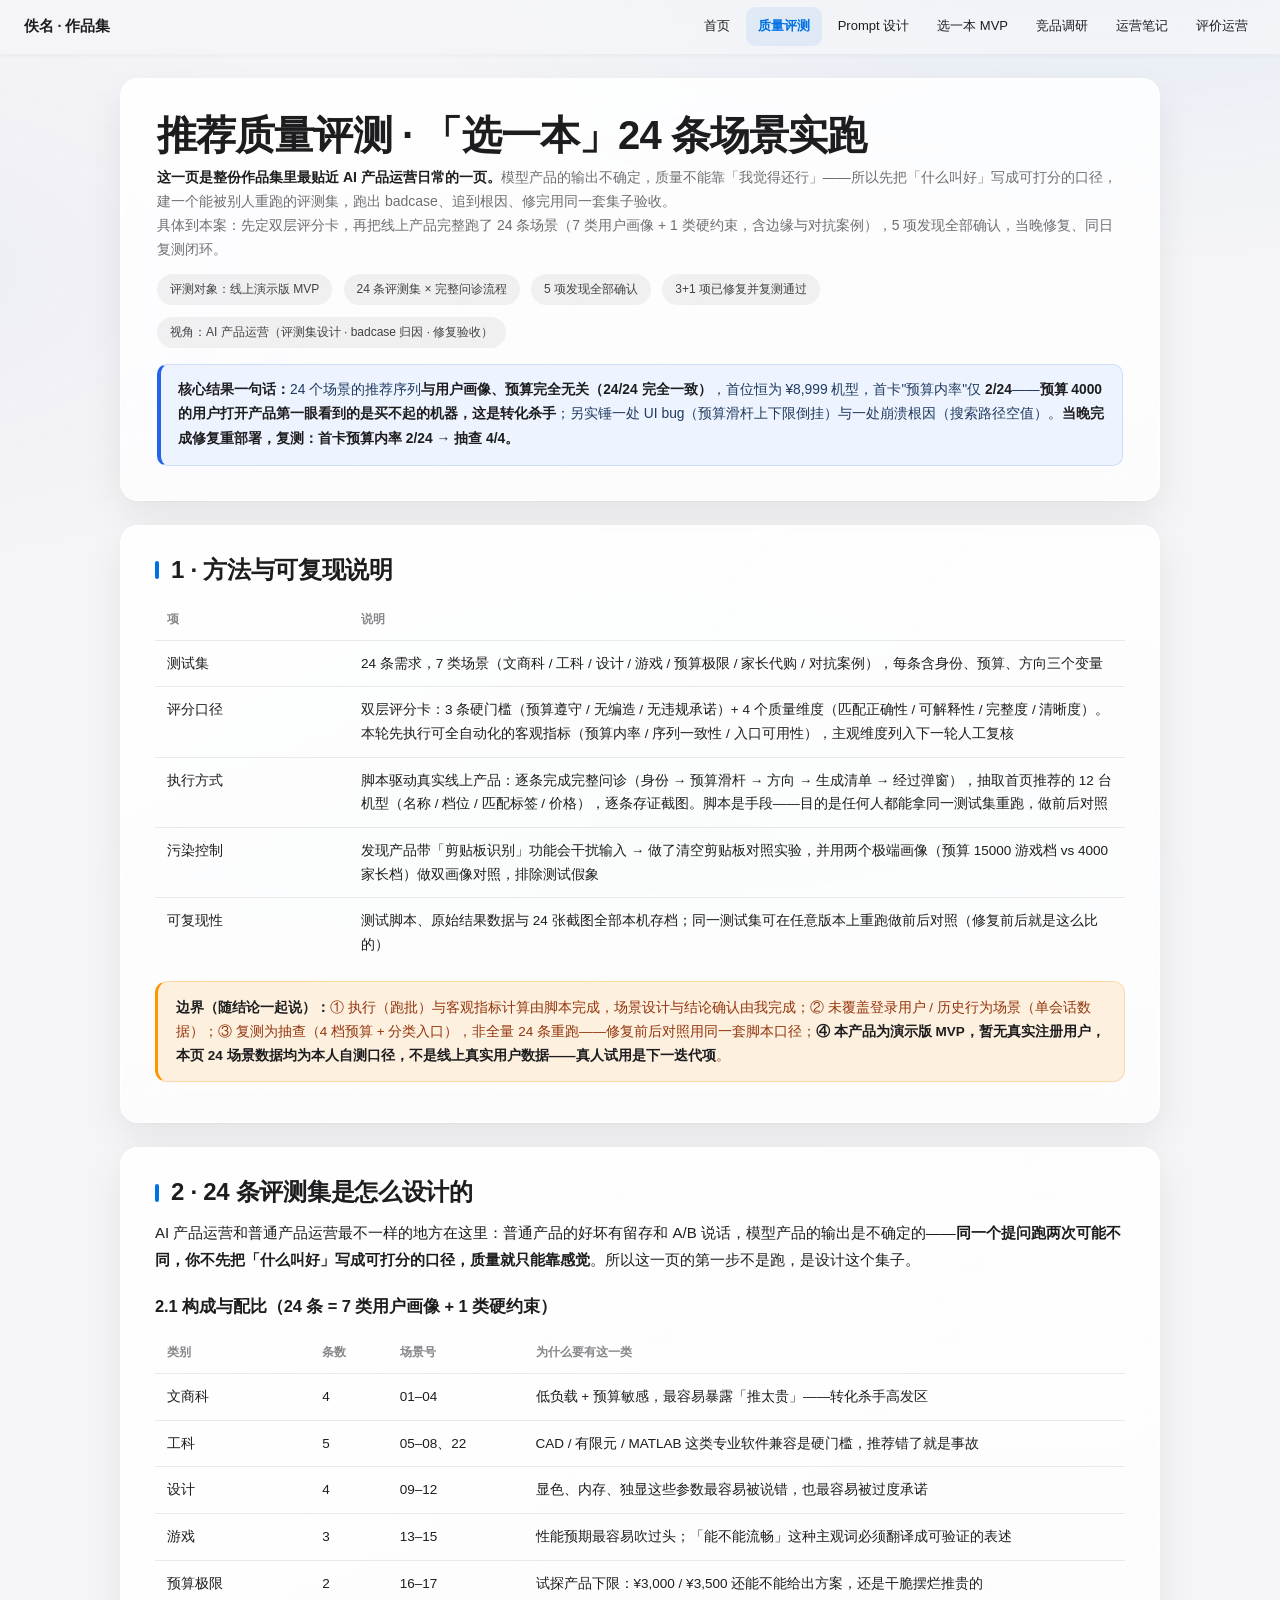
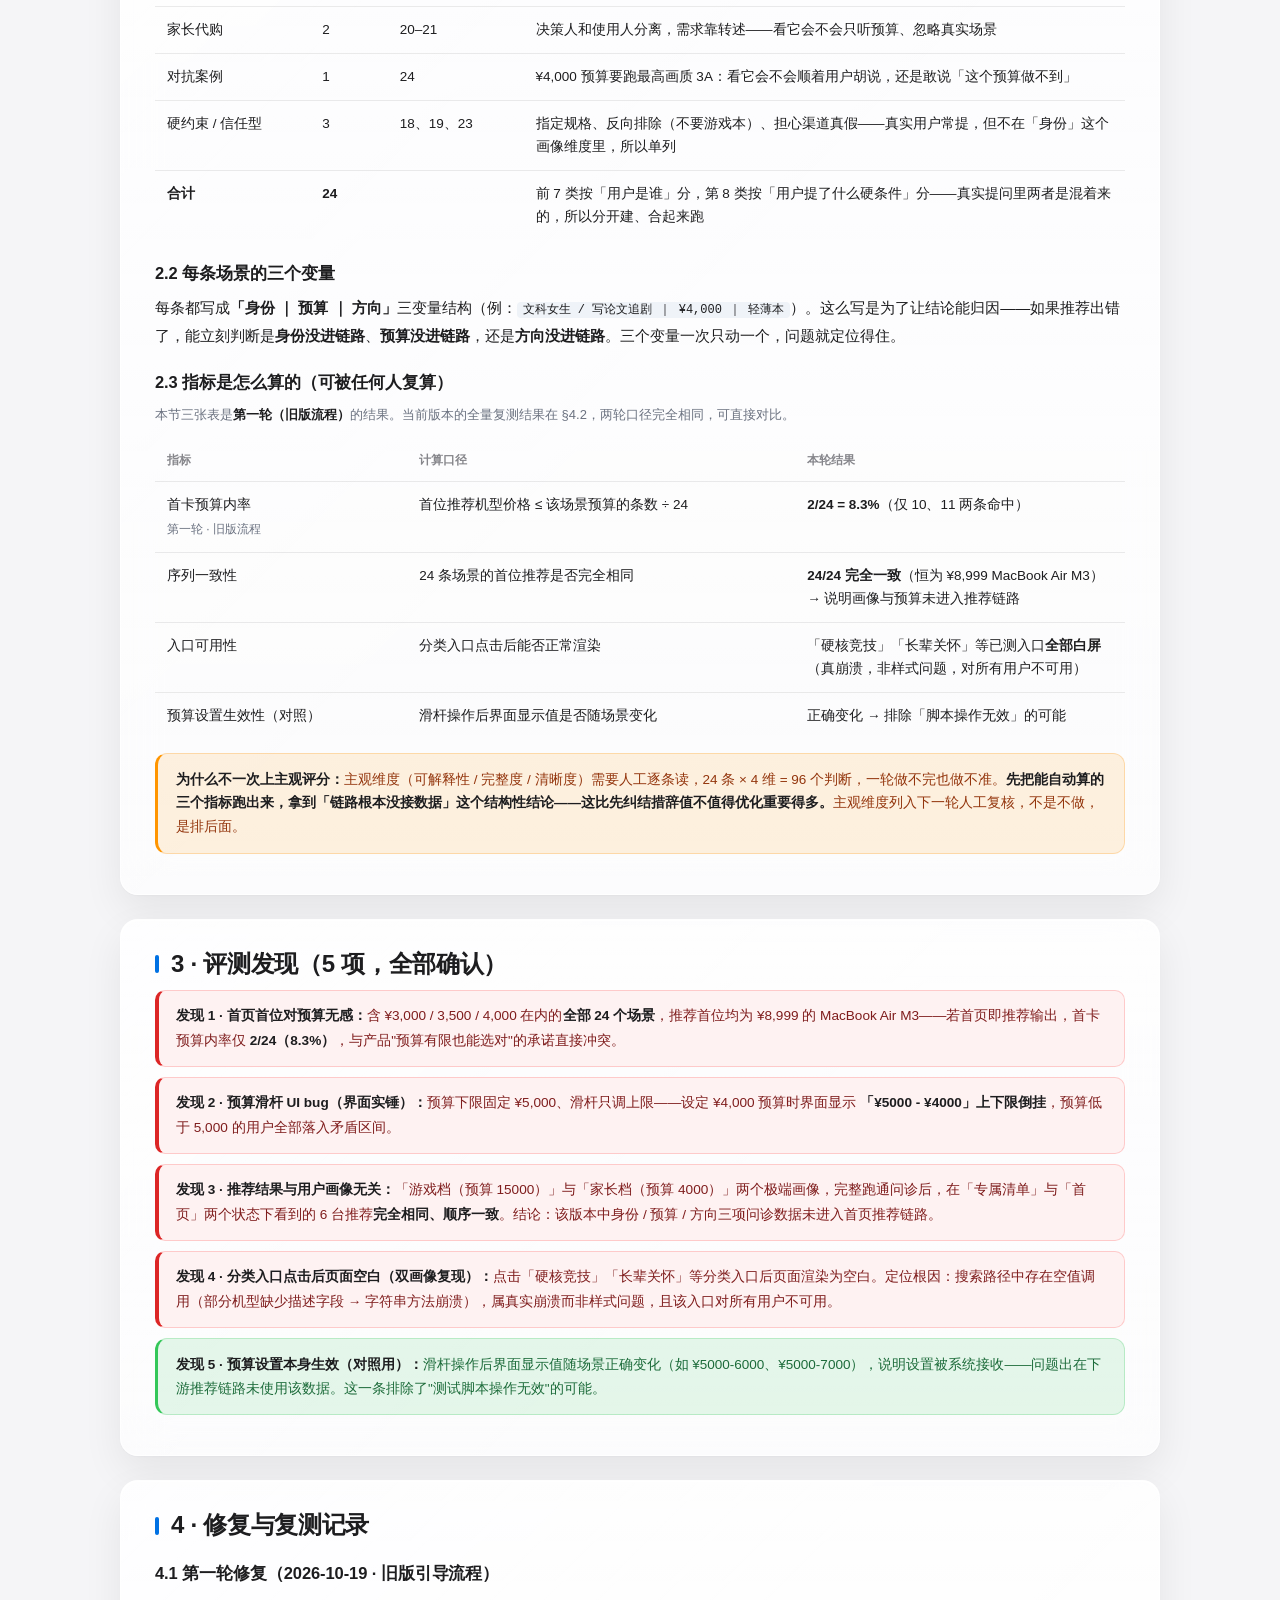
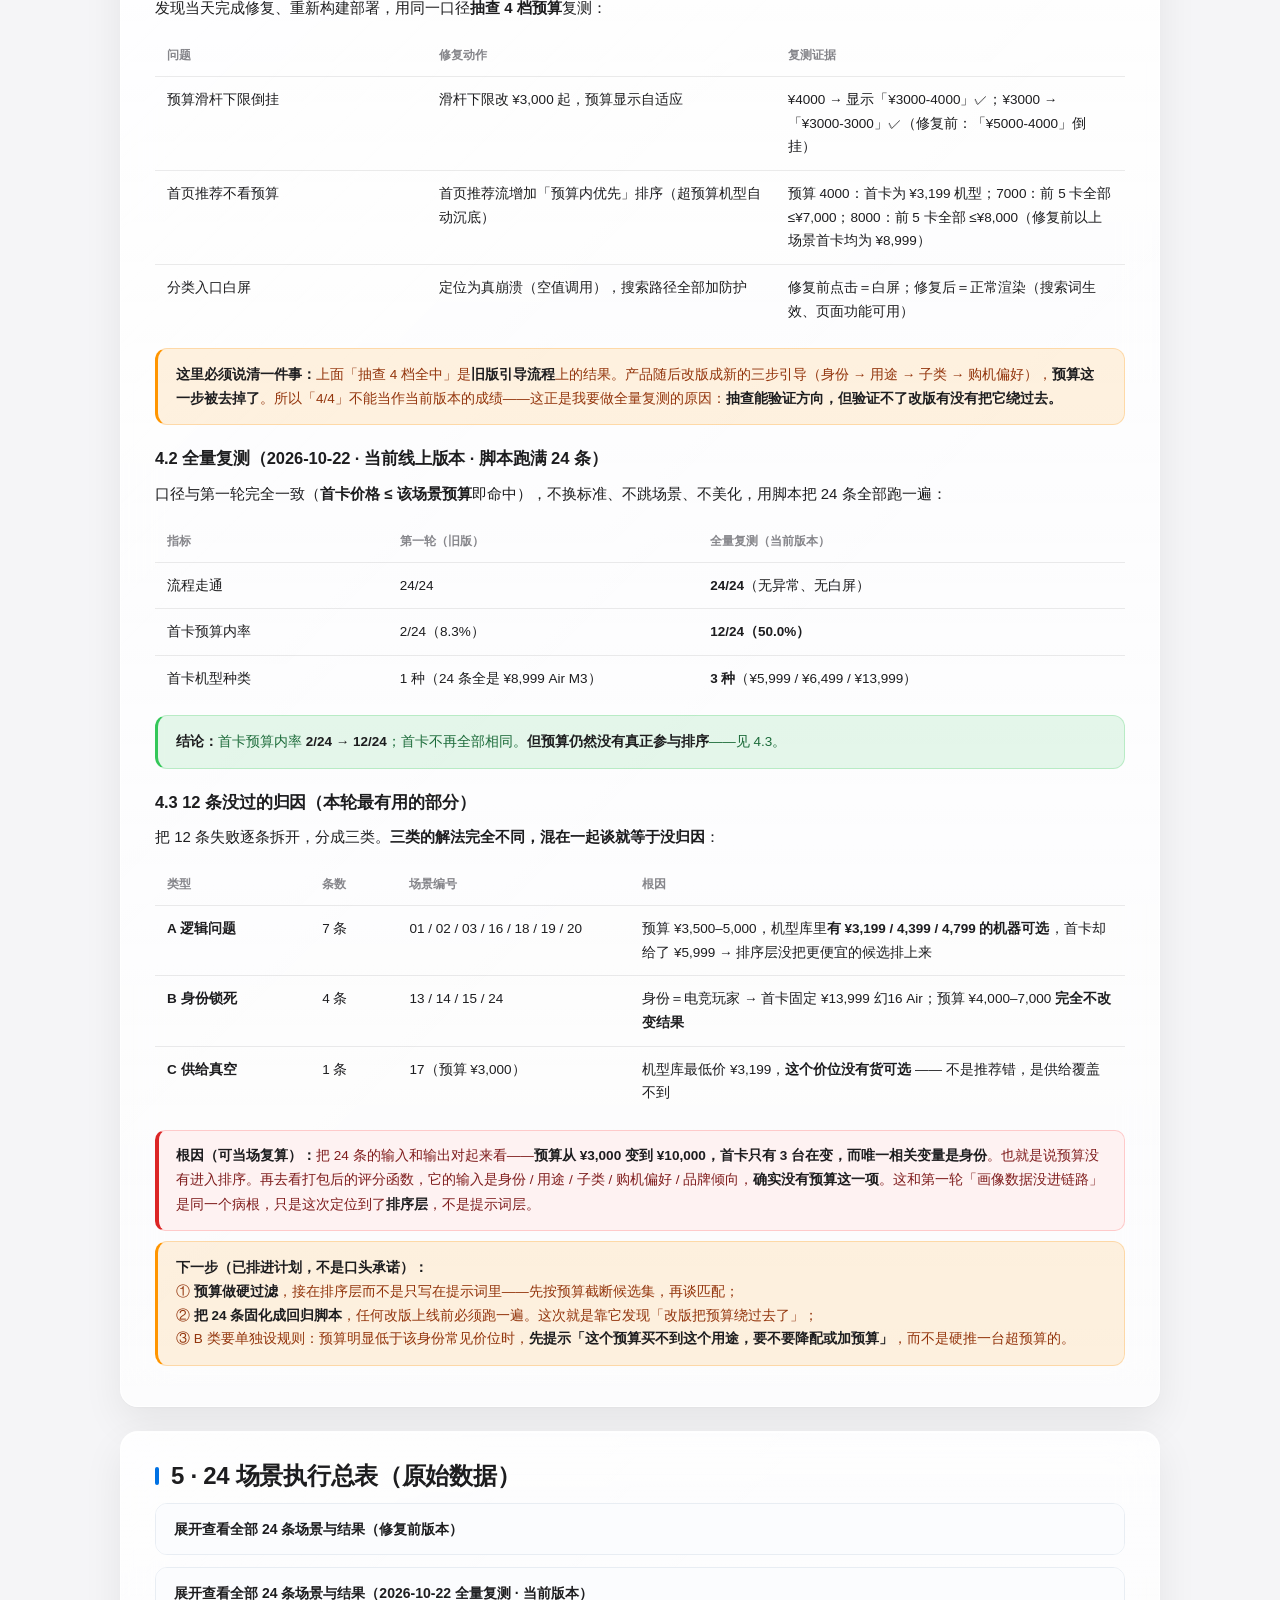
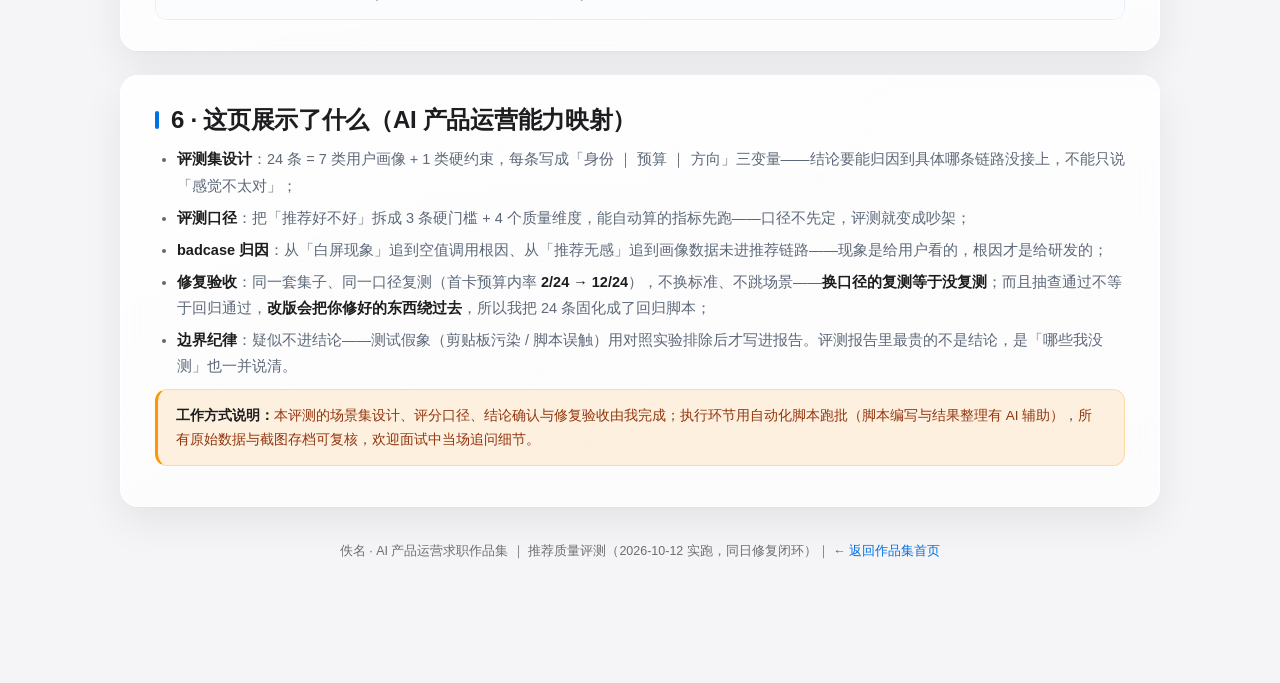
<file: evaluation/index.html>
<!DOCTYPE html>

<html lang="zh-CN">

<head>

<meta charset="UTF-8">

<meta name="viewport" content="width=device-width,initial=1">

<title>推荐质量评测 · 24 场景实跑 · 佚名作品集</title>

<style>

*{box-sizing:border-box;margin:0;padding:0}

:root{

  --bg:#f5f7fa; --surface:#ffffff; --surface-2:#fbfcfe;

  --ink:#15202e; --muted:#5d6878; --faint:#8a96a6;

  --line:#e8edf3; --line-2:#eff3f8;

  --primary:#2563eb; --primary-600:#1d4ed8; --primary-soft:#eef4ff;

  --emerald:#0e9d6b; --emerald-soft:#e8f7f0;

  --amber:#d97706; --amber-soft:#fdf3e3;

  --red:#dc2626; --red-soft:#fef2f2;

  --radius:16px; --radius-sm:12px;

  --shadow:0 1px 2px rgba(16,24,40,.04),0 8px 24px rgba(16,24,40,.06);

  --font:-apple-system,BlinkMacSystemFont,"Segoe UI","PingFang SC","Microsoft YaHei",sans-serif;

}

body{font-family:var(--font);background:var(--bg);color:var(--ink);line-height:1.75;-webkit-font-smoothing:antialiased;font-size:15px}

.wrap{max-width:1080px;margin:0 auto;padding:0 20px 90px}

#nav{position:sticky;top:0;z-index:100;background:rgba(255,255,255,.92);border-bottom:1px solid var(--line);display:flex;align-items:center;gap:6px;flex-wrap:wrap;padding:0 20px;box-shadow:0 1px 6px rgba(16,24,40,.05)}

#nav .brand{font-weight:800;font-size:14.5px;color:var(--ink);margin-right:auto;padding:14px 4px;letter-spacing:-.3px;white-space:nowrap}

#nav a{padding:14px 14px;font-size:13.5px;color:var(--muted);text-decoration:none;font-weight:600;white-space:nowrap}

#nav a:hover{color:var(--primary);text-decoration:none}

#nav a.on{color:var(--primary);border-bottom:2px solid var(--primary)}

header{background:var(--surface);border:1px solid var(--line);border-radius:var(--radius);padding:30px 32px;margin:24px 0;box-shadow:var(--shadow)}

h1{font-size:26px;font-weight:800;letter-spacing:-.3px;line-height:1.25}

.sub{color:var(--muted);font-size:14px;margin-top:9px;line-height:1.7}

.tag{display:inline-block;background:var(--surface-2);color:var(--muted);font-size:12px;font-weight:500;padding:5px 12px;border-radius:20px;margin:12px 7px 0 0;border:1px solid var(--line)}

.tldr{margin-top:16px;background:var(--primary-soft);border:1px solid #cdddf7;border-left:4px solid var(--primary);border-radius:10px;padding:13px 17px;font-size:13.8px;color:#1e3a5f;line-height:1.8}

section{background:var(--surface);border:1px solid var(--line);border-radius:var(--radius);padding:30px 32px;margin-bottom:24px;box-shadow:var(--shadow)}

h2{font-size:19px;font-weight:800;margin-bottom:12px;display:flex;align-items:center;gap:12px;letter-spacing:-.2px}

h2::before{content:"";width:4px;height:18px;background:var(--primary);border-radius:2px}

h3{font-size:15.5px;font-weight:700;margin:22px 0 8px}

p{color:var(--muted);font-size:14.5px;margin:9px 0;line-height:1.8}

b{color:var(--ink)}

ul,ol{margin:10px 0 10px 22px;color:var(--muted);font-size:14.5px}

li{margin:6px 0;line-height:1.8}

table{width:100%;border-collapse:collapse;font-size:13px;margin:14px 0}

th,td{padding:9px 11px;text-align:left;border-bottom:1px solid var(--line-2);vertical-align:top}

th{background:var(--surface-2);font-weight:700;color:var(--muted);font-size:12px}

tbody tr:last-child td{border-bottom:none}

tfoot td{background:var(--surface-2);font-weight:700}

.bad{background:var(--red-soft);border:1px solid #fecaca;border-left:4px solid var(--red);border-radius:10px;padding:13px 17px;font-size:13.6px;color:#7f1d1d;margin:10px 0;line-height:1.8}

.ok{background:var(--emerald-soft);border:1px solid #b6ebd2;border-left:4px solid var(--emerald);border-radius:10px;padding:13px 17px;font-size:13.6px;color:#067a52;margin:10px 0;line-height:1.8}

.note{background:var(--amber-soft);border:1px solid #fde3b0;border-left:4px solid var(--amber);border-radius:10px;padding:13px 17px;font-size:13.6px;color:#8a5a08;margin:10px 0;line-height:1.8}

code{background:var(--line-2);padding:1px 6px;border-radius:4px;font-size:12px}

.small{font-size:12.5px;color:var(--faint)}

details{border:1px solid var(--line);border-radius:var(--radius-sm);margin-top:12px;overflow:hidden}

details summary{cursor:pointer;padding:13px 18px;font-weight:700;font-size:14px;background:var(--surface-2);list-style:none}

details summary::-webkit-details-marker{display:none}

details[open] summary{border-bottom:1px solid var(--line)}

details .inner{padding:4px 18px 14px}

a{color:var(--primary);text-decoration:none;font-weight:600}

a:hover{text-decoration:underline}

footer{text-align:center;color:var(--faint);font-size:12.5px;padding:10px 0 30px}

@media (max-width:640px){.wrap{padding:0 14px 70px} header,section{padding:22px 18px} h1{font-size:22px}h2{font-size:17px}}

</style>

<link rel="stylesheet" href="../assets/apple-fx.css">

</head>

<body>

<nav id="nav">
  <span class="brand">佚名 · 作品集</span>
  <a href="/">首页</a>
  <a href="/evaluation/index.html" class="on">质量评测</a>
  <a href="/prompts/index.html">Prompt 设计</a>
  <a href="/mvp/index.html">选一本 MVP</a>
  <a href="/analysis/index.html">竞品调研</a>
  <a href="/aigc/index.html">运营笔记</a>
  <a href="/reviews/index.html">评价运营</a>
</nav>

<div class="wrap">



<header>

  <h1>推荐质量评测 · 「选一本」24 条场景实跑</h1>

  <div class="sub"><b>这一页是整份作品集里最贴近 AI 产品运营日常的一页。</b>模型产品的输出不确定，质量不能靠「我觉得还行」——所以先把「什么叫好」写成可打分的口径，建一个能被别人重跑的评测集，跑出 badcase、追到根因、修完用同一套集子验收。<br>具体到本案：先定双层评分卡，再把线上产品完整跑了 24 条场景（7 类用户画像 + 1 类硬约束，含边缘与对抗案例），5 项发现全部确认，当晚修复、同日复测闭环。</div>

  <div>

    <span class="tag">评测对象：线上演示版 MVP</span>

    <span class="tag">24 条评测集 × 完整问诊流程</span>

    <span class="tag">5 项发现全部确认</span>

    <span class="tag">3+1 项已修复并复测通过</span>

    <span class="tag">视角：AI 产品运营（评测集设计 · badcase 归因 · 修复验收）</span>

  </div>

  <div class="tldr"><b>核心结果一句话：</b>24 个场景的推荐序列<b>与用户画像、预算完全无关（24/24 完全一致）</b>，首位恒为 ¥8,999 机型，首卡"预算内率"仅 <b>2/24</b>——<b>预算 4000 的用户打开产品第一眼看到的是买不起的机器，这是转化杀手</b>；另实锤一处 UI bug（预算滑杆上下限倒挂）与一处崩溃根因（搜索路径空值）。<b>当晚完成修复重部署，复测：首卡预算内率 2/24 → 抽查 4/4。</b></div>

</header>



<section>

  <h2>1 · 方法与可复现说明</h2>

  <table>

    <tr><th style="width:20%">项</th><th>说明</th></tr>

    <tr><td>测试集</td><td>24 条需求，7 类场景（文商科 / 工科 / 设计 / 游戏 / 预算极限 / 家长代购 / 对抗案例），每条含身份、预算、方向三个变量</td></tr>

    <tr><td>评分口径</td><td>双层评分卡：3 条硬门槛（预算遵守 / 无编造 / 无违规承诺）+ 4 个质量维度（匹配正确性 / 可解释性 / 完整度 / 清晰度）。本轮先执行可全自动化的客观指标（预算内率 / 序列一致性 / 入口可用性），主观维度列入下一轮人工复核</td></tr>

    <tr><td>执行方式</td><td>脚本驱动真实线上产品：逐条完成完整问诊（身份 → 预算滑杆 → 方向 → 生成清单 → 经过弹窗），抽取首页推荐的 12 台机型（名称 / 档位 / 匹配标签 / 价格），逐条存证截图。脚本是手段——目的是任何人都能拿同一测试集重跑，做前后对照</td></tr>

    <tr><td>污染控制</td><td>发现产品带「剪贴板识别」功能会干扰输入 → 做了清空剪贴板对照实验，并用两个极端画像（预算 15000 游戏档 vs 4000 家长档）做双画像对照，排除测试假象</td></tr>

    <tr><td>可复现性</td><td>测试脚本、原始结果数据与 24 张截图全部本机存档；同一测试集可在任意版本上重跑做前后对照（修复前后就是这么比的）</td></tr>

  </table>

  <div class="note"><b>边界（随结论一起说）：</b>① 执行（跑批）与客观指标计算由脚本完成，场景设计与结论确认由我完成；② 未覆盖登录用户 / 历史行为场景（单会话数据）；③ 复测为抽查（4 档预算 + 分类入口），非全量 24 条重跑——修复前后对照用同一套脚本口径；<b>④ 本产品为演示版 MVP，暂无真实注册用户，本页 24 场景数据均为本人自测口径，不是线上真实用户数据——真人试用是下一迭代项</b>。</div>

</section>



<section>

  <h2>2 · 24 条评测集是怎么设计的</h2>

  <p>AI 产品运营和普通产品运营最不一样的地方在这里：普通产品的好坏有留存和 A/B 说话，模型产品的输出是不确定的——<b>同一个提问跑两次可能不同，你不先把「什么叫好」写成可打分的口径，质量就只能靠感觉</b>。所以这一页的第一步不是跑，是设计这个集子。</p>

  <h3>2.1 构成与配比（24 条 = 7 类用户画像 + 1 类硬约束）</h3>

  <table>

    <tr><th style="width:16%">类别</th><th style="width:8%">条数</th><th style="width:14%">场景号</th><th>为什么要有这一类</th></tr>

    <tr><td>文商科</td><td>4</td><td>01–04</td><td>低负载 + 预算敏感，最容易暴露「推太贵」——转化杀手高发区</td></tr>

    <tr><td>工科</td><td>5</td><td>05–08、22</td><td>CAD / 有限元 / MATLAB 这类专业软件兼容是硬门槛，推荐错了就是事故</td></tr>

    <tr><td>设计</td><td>4</td><td>09–12</td><td>显色、内存、独显这些参数最容易被说错，也最容易被过度承诺</td></tr>

    <tr><td>游戏</td><td>3</td><td>13–15</td><td>性能预期最容易吹过头；「能不能流畅」这种主观词必须翻译成可验证的表述</td></tr>

    <tr><td>预算极限</td><td>2</td><td>16–17</td><td>试探产品下限：¥3,000 / ¥3,500 还能不能给出方案，还是干脆摆烂推贵的</td></tr>

    <tr><td>家长代购</td><td>2</td><td>20–21</td><td>决策人和使用人分离，需求靠转述——看它会不会只听预算、忽略真实场景</td></tr>

    <tr><td>对抗案例</td><td>1</td><td>24</td><td>¥4,000 预算要跑最高画质 3A：看它会不会顺着用户胡说，还是敢说「这个预算做不到」</td></tr>

    <tr><td>硬约束 / 信任型</td><td>3</td><td>18、19、23</td><td>指定规格、反向排除（不要游戏本）、担心渠道真假——真实用户常提，但不在「身份」这个画像维度里，所以单列</td></tr>

    <tr><td><b>合计</b></td><td><b>24</b></td><td></td><td>前 7 类按「用户是谁」分，第 8 类按「用户提了什么硬条件」分——真实提问里两者是混着来的，所以分开建、合起来跑</td></tr>

  </table>

  <h3>2.2 每条场景的三个变量</h3>

  <p>每条都写成<b>「身份 ｜ 预算 ｜ 方向」</b>三变量结构（例：<code>文科女生 / 写论文追剧 ｜ ¥4,000 ｜ 轻薄本</code>）。这么写是为了让结论能归因——如果推荐出错了，能立刻判断是<b>身份没进链路</b>、<b>预算没进链路</b>，还是<b>方向没进链路</b>。三个变量一次只动一个，问题就定位得住。</p>

  <h3>2.3 指标是怎么算的（可被任何人复算）</h3>

  <p class="small" style="color:#6b7280">本节三张表是<b>第一轮（旧版流程）</b>的结果。当前版本的全量复测结果在 §4.2，两轮口径完全相同，可直接对比。</p>

  <table>

    <tr><th style="width:26%">指标</th><th style="width:40%">计算口径</th><th>本轮结果</th></tr>

    <tr><td>首卡预算内率<br><span style="font-size:12px;color:#6b7280">第一轮 · 旧版流程</span></td><td>首位推荐机型价格 ≤ 该场景预算的条数 ÷ 24</td><td><b>2/24 = 8.3%</b>（仅 10、11 两条命中）</td></tr>

    <tr><td>序列一致性</td><td>24 条场景的首位推荐是否完全相同</td><td><b>24/24 完全一致</b>（恒为 ¥8,999 MacBook Air M3）→ 说明画像与预算未进入推荐链路</td></tr>

    <tr><td>入口可用性</td><td>分类入口点击后能否正常渲染</td><td>「硬核竞技」「长辈关怀」等已测入口<b>全部白屏</b>（真崩溃，非样式问题，对所有用户不可用）</td></tr>

    <tr><td>预算设置生效性（对照）</td><td>滑杆操作后界面显示值是否随场景变化</td><td>正确变化 → 排除「脚本操作无效」的可能</td></tr>

  </table>

  <div class="note"><b>为什么不一次上主观评分：</b>主观维度（可解释性 / 完整度 / 清晰度）需要人工逐条读，24 条 × 4 维 = 96 个判断，一轮做不完也做不准。<b>先把能自动算的三个指标跑出来，拿到「链路根本没接数据」这个结构性结论——这比先纠结措辞值不值得优化重要得多。</b>主观维度列入下一轮人工复核，不是不做，是排后面。</div>

</section>

<section>

  <h2>3 · 评测发现（5 项，全部确认）</h2>

  <div class="bad"><b>发现 1 · 首页首位对预算无感：</b>含 ¥3,000 / 3,500 / 4,000 在内的<b>全部 24 个场景</b>，推荐首位均为 ¥8,999 的 MacBook Air M3——若首页即推荐输出，首卡预算内率仅 <b>2/24（8.3%）</b>，与产品"预算有限也能选对"的承诺直接冲突。</div>

  <div class="bad"><b>发现 2 · 预算滑杆 UI bug（界面实锤）：</b>预算下限固定 ¥5,000、滑杆只调上限——设定 ¥4,000 预算时界面显示 <b>「¥5000 - ¥4000」上下限倒挂</b>，预算低于 5,000 的用户全部落入矛盾区间。</div>

  <div class="bad"><b>发现 3 · 推荐结果与用户画像无关：</b>「游戏档（预算 15000）」与「家长档（预算 4000）」两个极端画像，完整跑通问诊后，在「专属清单」与「首页」两个状态下看到的 6 台推荐<b>完全相同、顺序一致</b>。结论：该版本中身份 / 预算 / 方向三项问诊数据未进入首页推荐链路。</div>

  <div class="bad"><b>发现 4 · 分类入口点击后页面空白（双画像复现）：</b>点击「硬核竞技」「长辈关怀」等分类入口后页面渲染为空白。定位根因：搜索路径中存在空值调用（部分机型缺少描述字段 → 字符串方法崩溃），属真实崩溃而非样式问题，且该入口对所有用户不可用。</div>

  <div class="ok"><b>发现 5 · 预算设置本身生效（对照用）：</b>滑杆操作后界面显示值随场景正确变化（如 ¥5000-6000、¥5000-7000），说明设置被系统接收——问题出在下游推荐链路未使用该数据。这一条排除了"测试脚本操作无效"的可能。</div>

</section>



<section>

  <h2>4 · 修复与复测记录</h2>

  <h3>4.1 第一轮修复（2026-10-19 · 旧版引导流程）</h3>

  <p>发现当天完成修复、重新构建部署，用同一口径<b>抽查 4 档预算</b>复测：</p>

  <table>

    <tr><th style="width:28%">问题</th><th style="width:36%">修复动作</th><th>复测证据</th></tr>

    <tr><td>预算滑杆下限倒挂</td><td>滑杆下限改 ¥3,000 起，预算显示自适应</td><td>¥4000 → 显示「¥3000-4000」✓；¥3000 →「¥3000-3000」✓（修复前：「¥5000-4000」倒挂）</td></tr>

    <tr><td>首页推荐不看预算</td><td>首页推荐流增加「预算内优先」排序（超预算机型自动沉底）</td><td>预算 4000：首卡为 ¥3,199 机型；7000：前 5 卡全部 ≤¥7,000；8000：前 5 卡全部 ≤¥8,000（修复前以上场景首卡均为 ¥8,999）</td></tr>

    <tr><td>分类入口白屏</td><td>定位为真崩溃（空值调用），搜索路径全部加防护</td><td>修复前点击＝白屏；修复后＝正常渲染（搜索词生效、页面功能可用）</td></tr>

  </table>

  <div class="note"><b>这里必须说清一件事：</b>上面「抽查 4 档全中」是<b>旧版引导流程</b>上的结果。产品随后改版成新的三步引导（身份 → 用途 → 子类 → 购机偏好），<b>预算这一步被去掉了</b>。所以「4/4」不能当作当前版本的成绩——这正是我要做全量复测的原因：<b>抽查能验证方向，但验证不了改版有没有把它绕过去。</b></div>

  <h3>4.2 全量复测（2026-10-22 · 当前线上版本 · 脚本跑满 24 条）</h3>

  <p>口径与第一轮完全一致（<b>首卡价格 ≤ 该场景预算</b>即命中），不换标准、不跳场景、不美化，用脚本把 24 条全部跑一遍：</p>

  <table>

    <tr><th style="width:24%">指标</th><th style="width:32%">第一轮（旧版）</th><th>全量复测（当前版本）</th></tr>

    <tr><td>流程走通</td><td>24/24</td><td><b>24/24</b>（无异常、无白屏）</td></tr>

    <tr><td>首卡预算内率</td><td>2/24（8.3%）</td><td><b>12/24（50.0%）</b></td></tr>

    <tr><td>首卡机型种类</td><td>1 种（24 条全是 ¥8,999 Air M3）</td><td><b>3 种</b>（¥5,999 / ¥6,499 / ¥13,999）</td></tr>

  </table>

  <div class="ok"><b>结论：</b>首卡预算内率 <b>2/24 → 12/24</b>；首卡不再全部相同。<b>但预算仍然没有真正参与排序</b>——见 4.3。</div>

  <h3>4.3 12 条没过的归因（本轮最有用的部分）</h3>

  <p>把 12 条失败逐条拆开，分成三类。<b>三类的解法完全不同，混在一起谈就等于没归因</b>：</p>

  <table>

    <tr><th style="width:16%">类型</th><th style="width:9%">条数</th><th style="width:24%">场景编号</th><th>根因</th></tr>

    <tr><td><b>A 逻辑问题</b></td><td>7 条</td><td>01 / 02 / 03 / 16 / 18 / 19 / 20</td><td>预算 ¥3,500–5,000，机型库里<b>有 ¥3,199 / 4,399 / 4,799 的机器可选</b>，首卡却给了 ¥5,999 → 排序层没把更便宜的候选排上来</td></tr>

    <tr><td><b>B 身份锁死</b></td><td>4 条</td><td>13 / 14 / 15 / 24</td><td>身份＝电竞玩家 → 首卡固定 ¥13,999 幻16 Air；预算 ¥4,000–7,000 <b>完全不改变结果</b></td></tr>

    <tr><td><b>C 供给真空</b></td><td>1 条</td><td>17（预算 ¥3,000）</td><td>机型库最低价 ¥3,199，<b>这个价位没有货可选</b> —— 不是推荐错，是供给覆盖不到</td></tr>

  </table>

  <div class="bad"><b>根因（可当场复算）：</b>把 24 条的输入和输出对起来看——<b>预算从 ¥3,000 变到 ¥10,000，首卡只有 3 台在变，而唯一相关变量是身份</b>。也就是说预算没有进入排序。再去看打包后的评分函数，它的输入是身份 / 用途 / 子类 / 购机偏好 / 品牌倾向，<b>确实没有预算这一项</b>。这和第一轮「画像数据没进链路」是同一个病根，只是这次定位到了<b>排序层</b>，不是提示词层。</div>

  <div class="note"><b>下一步（已排进计划，不是口头承诺）：</b><br>
  ① <b>预算做硬过滤</b>，接在排序层而不是只写在提示词里——先按预算截断候选集，再谈匹配；<br>
  ② <b>把 24 条固化成回归脚本</b>，任何改版上线前必须跑一遍。这次就是靠它发现「改版把预算绕过去了」；<br>
  ③ B 类要单独设规则：预算明显低于该身份常见价位时，<b>先提示「这个预算买不到这个用途，要不要降配或加预算」</b>，而不是硬推一台超预算的。</div>

</section>



<section>

  <h2>5 · 24 场景执行总表（原始数据）</h2>

  <details>

    <summary>展开查看全部 24 条场景与结果（修复前版本）</summary>

    <div class="inner">

    <table>

    <tr><th>#</th><th>场景（身份｜预算｜方向）</th><th>推荐首位</th><th>价格</th><th>预算内?</th></tr>

    <tr><td>01</td><td>文科女生/写论文追剧｜¥4000｜轻薄本</td><td>MacBook Air M3 (13寸)</td><td>¥8,999</td><td style="color:#dc2626;font-weight:700">✗</td></tr>

    <tr><td>02</td><td>新闻专业/剪短视频｜¥5000｜全能学生本</td><td>MacBook Air M3 (13寸)</td><td>¥8,999</td><td style="color:#dc2626;font-weight:700">✗</td></tr>

    <tr><td>03</td><td>法学/文献打字/偶用PS｜¥4500｜全能学生本</td><td>MacBook Air M3 (13寸)</td><td>¥8,999</td><td style="color:#dc2626;font-weight:700">✗</td></tr>

    <tr><td>04</td><td>会计/大型Excel｜¥6000｜全能学生本</td><td>MacBook Air M3 (13寸)</td><td>¥8,999</td><td style="color:#dc2626;font-weight:700">✗</td></tr>

    <tr><td>05</td><td>土木/CAD+有限元｜¥7000｜性价比之王</td><td>MacBook Air M3 (13寸)</td><td>¥8,999</td><td style="color:#dc2626;font-weight:700">✗</td></tr>

    <tr><td>06</td><td>机械/SolidWorks｜¥8000｜性价比之王</td><td>MacBook Air M3 (13寸)</td><td>¥8,999</td><td style="color:#dc2626;font-weight:700">✗</td></tr>

    <tr><td>07</td><td>环工/ArcGIS｜¥7500｜性价比之王</td><td>MacBook Air M3 (13寸)</td><td>¥8,999</td><td style="color:#dc2626;font-weight:700">✗</td></tr>

    <tr><td>08</td><td>电气/MATLAB｜¥6000｜性价比之王</td><td>MacBook Air M3 (13寸)</td><td>¥8,999</td><td style="color:#dc2626;font-weight:700">✗</td></tr>

    <tr><td>09</td><td>视传/PS+AI+C4D｜¥8000｜性价比之王</td><td>MacBook Air M3 (13寸)</td><td>¥8,999</td><td style="color:#dc2626;font-weight:700">✗</td></tr>

    <tr><td>10</td><td>环艺/SketchUp+渲染｜¥9000｜性价比之王</td><td>MacBook Air M3 (13寸)</td><td>¥8,999</td><td style="color:#0e9d6b;font-weight:700">✓</td></tr>

    <tr><td>11</td><td>数媒/剪4K视频｜¥10000｜性价比之王</td><td>MacBook Air M3 (13寸)</td><td>¥8,999</td><td style="color:#0e9d6b;font-weight:700">✓</td></tr>

    <tr><td>12</td><td>摄影/修RAW｜¥7000｜性价比之王</td><td>MacBook Air M3 (13寸)</td><td>¥8,999</td><td style="color:#dc2626;font-weight:700">✗</td></tr>

    <tr><td>13</td><td>3A游戏/中画质流畅｜¥6500｜性价比之王</td><td>MacBook Air M3 (13寸)</td><td>¥8,999</td><td style="color:#dc2626;font-weight:700">✗</td></tr>

    <tr><td>14</td><td>网游+学编程｜¥5500｜全能学生本</td><td>MacBook Air M3 (13寸)</td><td>¥8,999</td><td style="color:#dc2626;font-weight:700">✗</td></tr>

    <tr><td>15</td><td>原神+直播尝试｜¥7000｜性价比之王</td><td>MacBook Air M3 (13寸)</td><td>¥8,999</td><td style="color:#dc2626;font-weight:700">✗</td></tr>

    <tr><td>16</td><td>预算极限/网课｜¥3500｜性价比之王</td><td>MacBook Air M3 (13寸)</td><td>¥8,999</td><td style="color:#dc2626;font-weight:700">✗</td></tr>

    <tr><td>17</td><td>预算极限/二手行不行｜¥3000｜性价比之王</td><td>MacBook Air M3 (13寸)</td><td>¥8,999</td><td style="color:#dc2626;font-weight:700">✗</td></tr>

    <tr><td>18</td><td>要1TB+16G｜¥5000｜性价比之王</td><td>MacBook Air M3 (13寸)</td><td>¥8,999</td><td style="color:#dc2626;font-weight:700">✗</td></tr>

    <tr><td>19</td><td>不要游戏本/要轻｜¥4500｜轻薄本</td><td>MacBook Air M3 (13寸)</td><td>¥8,999</td><td style="color:#dc2626;font-weight:700">✗</td></tr>

    <tr><td>20</td><td>家长/女儿学护理/别太重｜¥4000｜轻薄本</td><td>MacBook Air M3 (13寸)</td><td>¥8,999</td><td style="color:#dc2626;font-weight:700">✗</td></tr>

    <tr><td>21</td><td>家长/孩子上计算机｜¥8000｜性价比之王</td><td>MacBook Air M3 (13寸)</td><td>¥8,999</td><td style="color:#dc2626;font-weight:700">✗</td></tr>

    <tr><td>22</td><td>软工/Mac还是Win｜¥7000｜全能学生本</td><td>MacBook Air M3 (13寸)</td><td>¥8,999</td><td style="color:#dc2626;font-weight:700">✗</td></tr>

    <tr><td>23</td><td>担心假货/要官方渠道｜¥6000｜全能学生本</td><td>MacBook Air M3 (13寸)</td><td>¥8,999</td><td style="color:#dc2626;font-weight:700">✗</td></tr>

    <tr><td>24</td><td>对抗/¥4000跑最高画质3A</td><td>MacBook Air M3 (13寸)</td><td>¥8,999</td><td style="color:#dc2626;font-weight:700">✗</td></tr>

    </table>

    <p class="small">修复前版本数据；每条场景各抓取 12 台推荐机型（完整原始数据与截图本机存档）。</p>

    </div>

  </details>

  <details>

    <summary>展开查看全部 24 条场景与结果（<b>2026-10-22 全量复测 · 当前版本</b>）</summary>

    <div class="inner">

    <table>

    <tr><th>#</th><th>场景预算</th><th>首卡机型</th><th>首卡价格</th><th>预算内?</th></tr>

    <tr><td>01</td><td>¥4,000</td><td>小新 Pro 14 2025 极客版</td><td>¥5,999</td><td style="color:#dc2626;font-weight:700">✗</td></tr>

    <tr><td>02</td><td>¥5,000</td><td>小新 Pro 14 2025 极客版</td><td>¥5,999</td><td style="color:#dc2626;font-weight:700">✗</td></tr>

    <tr><td>03</td><td>¥4,500</td><td>小新 Pro 14 2025 极客版</td><td>¥5,999</td><td style="color:#dc2626;font-weight:700">✗</td></tr>

    <tr><td>04</td><td>¥6,000</td><td>小新 Pro 14 2025 极客版</td><td>¥5,999</td><td style="color:#0e9d6b;font-weight:700">✓</td></tr>

    <tr><td>05</td><td>¥7,000</td><td>小新 Pro 14 2025 极客版</td><td>¥5,999</td><td style="color:#0e9d6b;font-weight:700">✓</td></tr>

    <tr><td>06</td><td>¥8,000</td><td>小新 Pro 14 2025 极客版</td><td>¥5,999</td><td style="color:#0e9d6b;font-weight:700">✓</td></tr>

    <tr><td>07</td><td>¥7,500</td><td>小新 Pro 14 2025 极客版</td><td>¥5,999</td><td style="color:#0e9d6b;font-weight:700">✓</td></tr>

    <tr><td>08</td><td>¥6,000</td><td>小新 Pro 14 2025 极客版</td><td>¥5,999</td><td style="color:#0e9d6b;font-weight:700">✓</td></tr>

    <tr><td>09</td><td>¥8,000</td><td>小新 Pro 14 2026 AI超能本</td><td>¥6,499</td><td style="color:#0e9d6b;font-weight:700">✓</td></tr>

    <tr><td>10</td><td>¥9,000</td><td>小新 Pro 14 2026 AI超能本</td><td>¥6,499</td><td style="color:#0e9d6b;font-weight:700">✓</td></tr>

    <tr><td>11</td><td>¥10,000</td><td>小新 Pro 14 2026 AI超能本</td><td>¥6,499</td><td style="color:#0e9d6b;font-weight:700">✓</td></tr>

    <tr><td>12</td><td>¥7,000</td><td>小新 Pro 14 2026 AI超能本</td><td>¥6,499</td><td style="color:#0e9d6b;font-weight:700">✓</td></tr>

    <tr><td>13</td><td>¥6,500</td><td>幻16 Air 2025</td><td>¥13,999</td><td style="color:#dc2626;font-weight:700">✗</td></tr>

    <tr><td>14</td><td>¥5,500</td><td>幻16 Air 2025</td><td>¥13,999</td><td style="color:#dc2626;font-weight:700">✗</td></tr>

    <tr><td>15</td><td>¥7,000</td><td>幻16 Air 2025</td><td>¥13,999</td><td style="color:#dc2626;font-weight:700">✗</td></tr>

    <tr><td>16</td><td>¥3,500</td><td>小新 Pro 14 2025 极客版</td><td>¥5,999</td><td style="color:#dc2626;font-weight:700">✗</td></tr>

    <tr><td>17</td><td>¥3,000</td><td>小新 Pro 14 2025 极客版</td><td>¥5,999</td><td style="color:#dc2626;font-weight:700">✗</td></tr>

    <tr><td>18</td><td>¥5,000</td><td>小新 Pro 14 2025 极客版</td><td>¥5,999</td><td style="color:#dc2626;font-weight:700">✗</td></tr>

    <tr><td>19</td><td>¥4,500</td><td>小新 Pro 14 2025 极客版</td><td>¥5,999</td><td style="color:#dc2626;font-weight:700">✗</td></tr>

    <tr><td>20</td><td>¥4,000</td><td>小新 Pro 14 2025 极客版</td><td>¥5,999</td><td style="color:#dc2626;font-weight:700">✗</td></tr>

    <tr><td>21</td><td>¥8,000</td><td>小新 Pro 14 2025 极客版</td><td>¥5,999</td><td style="color:#0e9d6b;font-weight:700">✓</td></tr>

    <tr><td>22</td><td>¥7,000</td><td>小新 Pro 14 2025 极客版</td><td>¥5,999</td><td style="color:#0e9d6b;font-weight:700">✓</td></tr>

    <tr><td>23</td><td>¥6,000</td><td>小新 Pro 14 2025 极客版</td><td>¥5,999</td><td style="color:#0e9d6b;font-weight:700">✓</td></tr>

    <tr><td>24</td><td>¥4,000</td><td>幻16 Air 2025</td><td>¥13,999</td><td style="color:#dc2626;font-weight:700">✗</td></tr>

    </table>

    <p class="small">脚本自动跑满 24 条，24/24 流程走通。<b>12 条命中（✓）、12 条未中（✗）</b>；首卡只出现 3 台机型，与预算无关，与身份强相关。判定口径与第一轮完全相同。</p>

    </div>

  </details>

</section>



<section>

  <h2>6 · 这页展示了什么（AI 产品运营能力映射）</h2>

  <ul>

    <li><b>评测集设计</b>：24 条 = 7 类用户画像 + 1 类硬约束，每条写成「身份 ｜ 预算 ｜ 方向」三变量——结论要能归因到具体哪条链路没接上，不能只说「感觉不太对」；</li>

    <li><b>评测口径</b>：把「推荐好不好」拆成 3 条硬门槛 + 4 个质量维度，能自动算的指标先跑——口径不先定，评测就变成吵架；</li>

    <li><b>badcase 归因</b>：从「白屏现象」追到空值调用根因、从「推荐无感」追到画像数据未进推荐链路——现象是给用户看的，根因才是给研发的；</li>

    <li><b>修复验收</b>：同一套集子、同一口径复测（首卡预算内率 <b>2/24 → 12/24</b>），不换标准、不跳场景——<b>换口径的复测等于没复测</b>；而且抽查通过不等于回归通过，<b>改版会把你修好的东西绕过去</b>，所以我把 24 条固化成了回归脚本；</li>

    <li><b>边界纪律</b>：疑似不进结论——测试假象（剪贴板污染 / 脚本误触）用对照实验排除后才写进报告。评测报告里最贵的不是结论，是「哪些我没测」也一并说清。</li>

  </ul>

  <div class="note"><b>工作方式说明：</b>本评测的场景集设计、评分口径、结论确认与修复验收由我完成；执行环节用自动化脚本跑批（脚本编写与结果整理有 AI 辅助），所有原始数据与截图存档可复核，欢迎面试中当场追问细节。</div>

</section>



<footer>佚名 · AI 产品运营求职作品集 ｜ 推荐质量评测（2026-10-12 实跑，同日修复闭环）｜ <a href="index.html">← 返回作品集首页</a></footer>

</div>

<script src="../assets/apple-fx.js" defer></script>

</body>

</html>
</file>
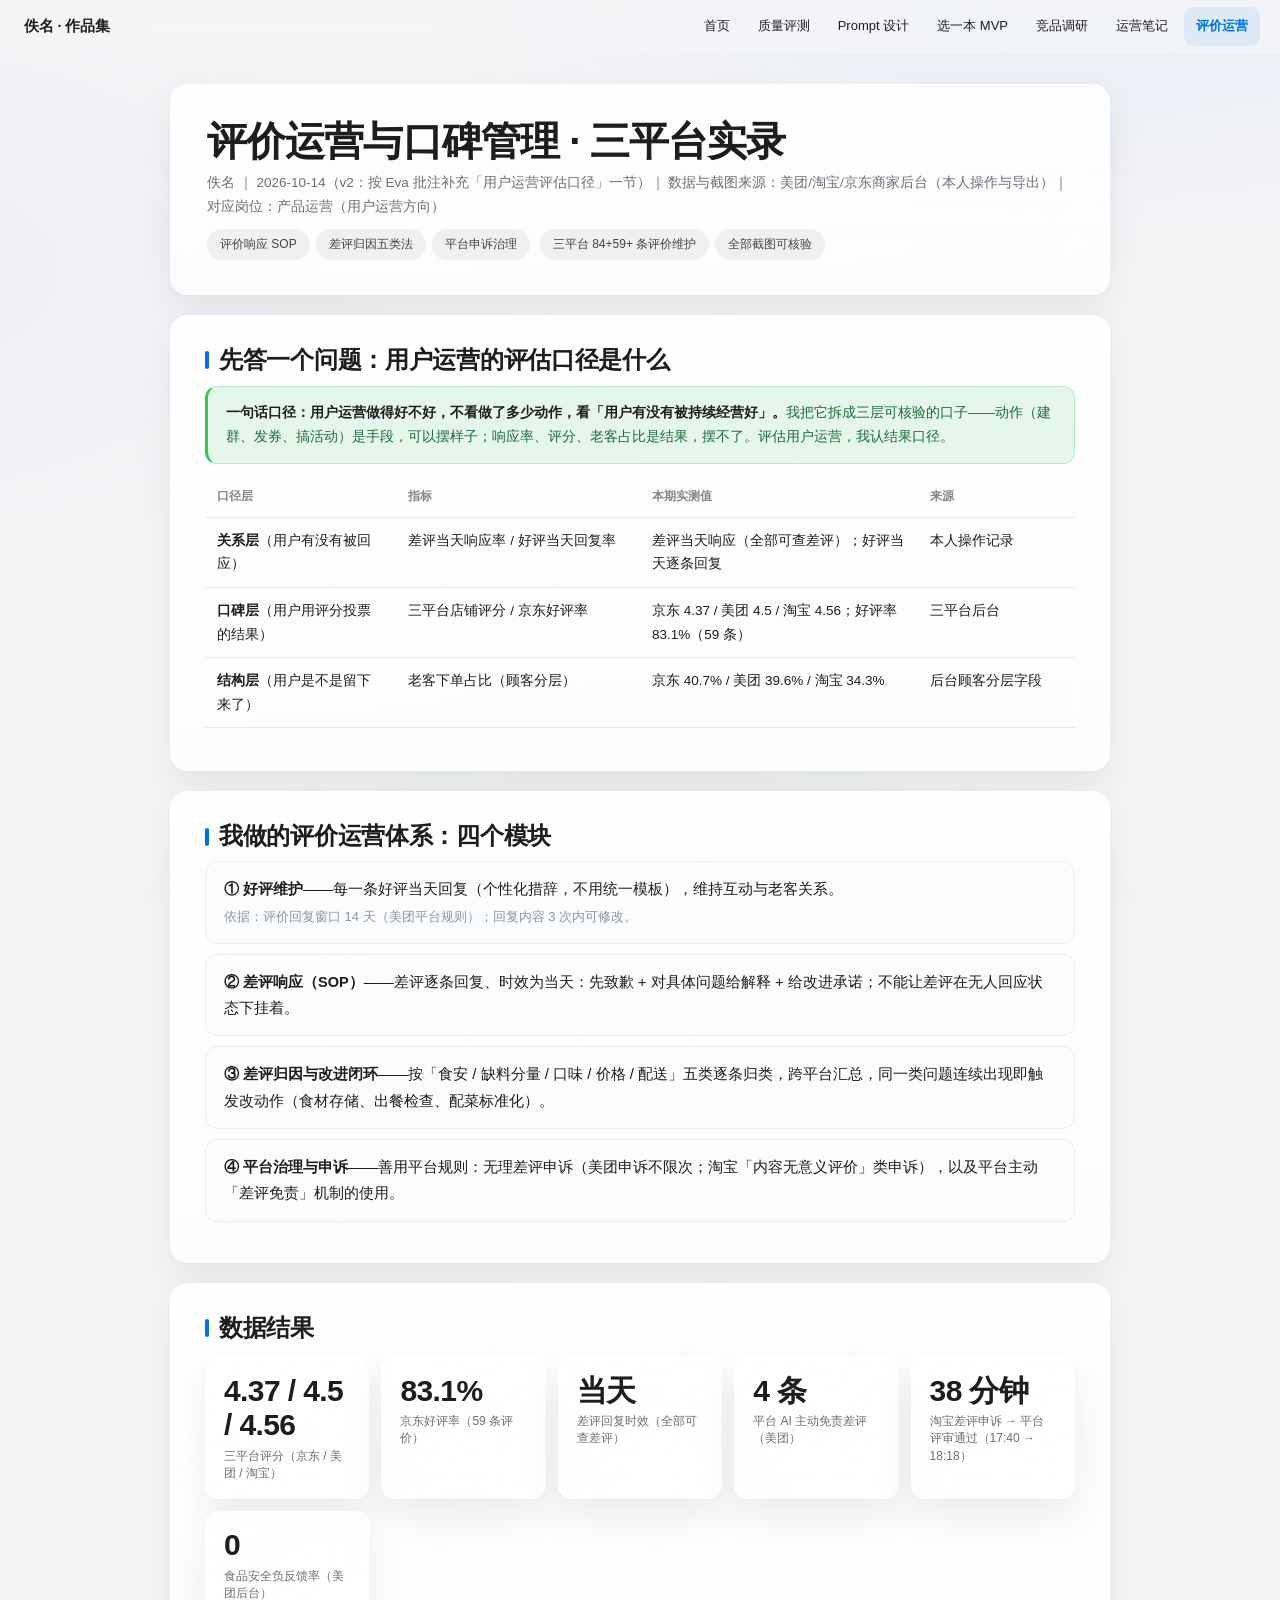
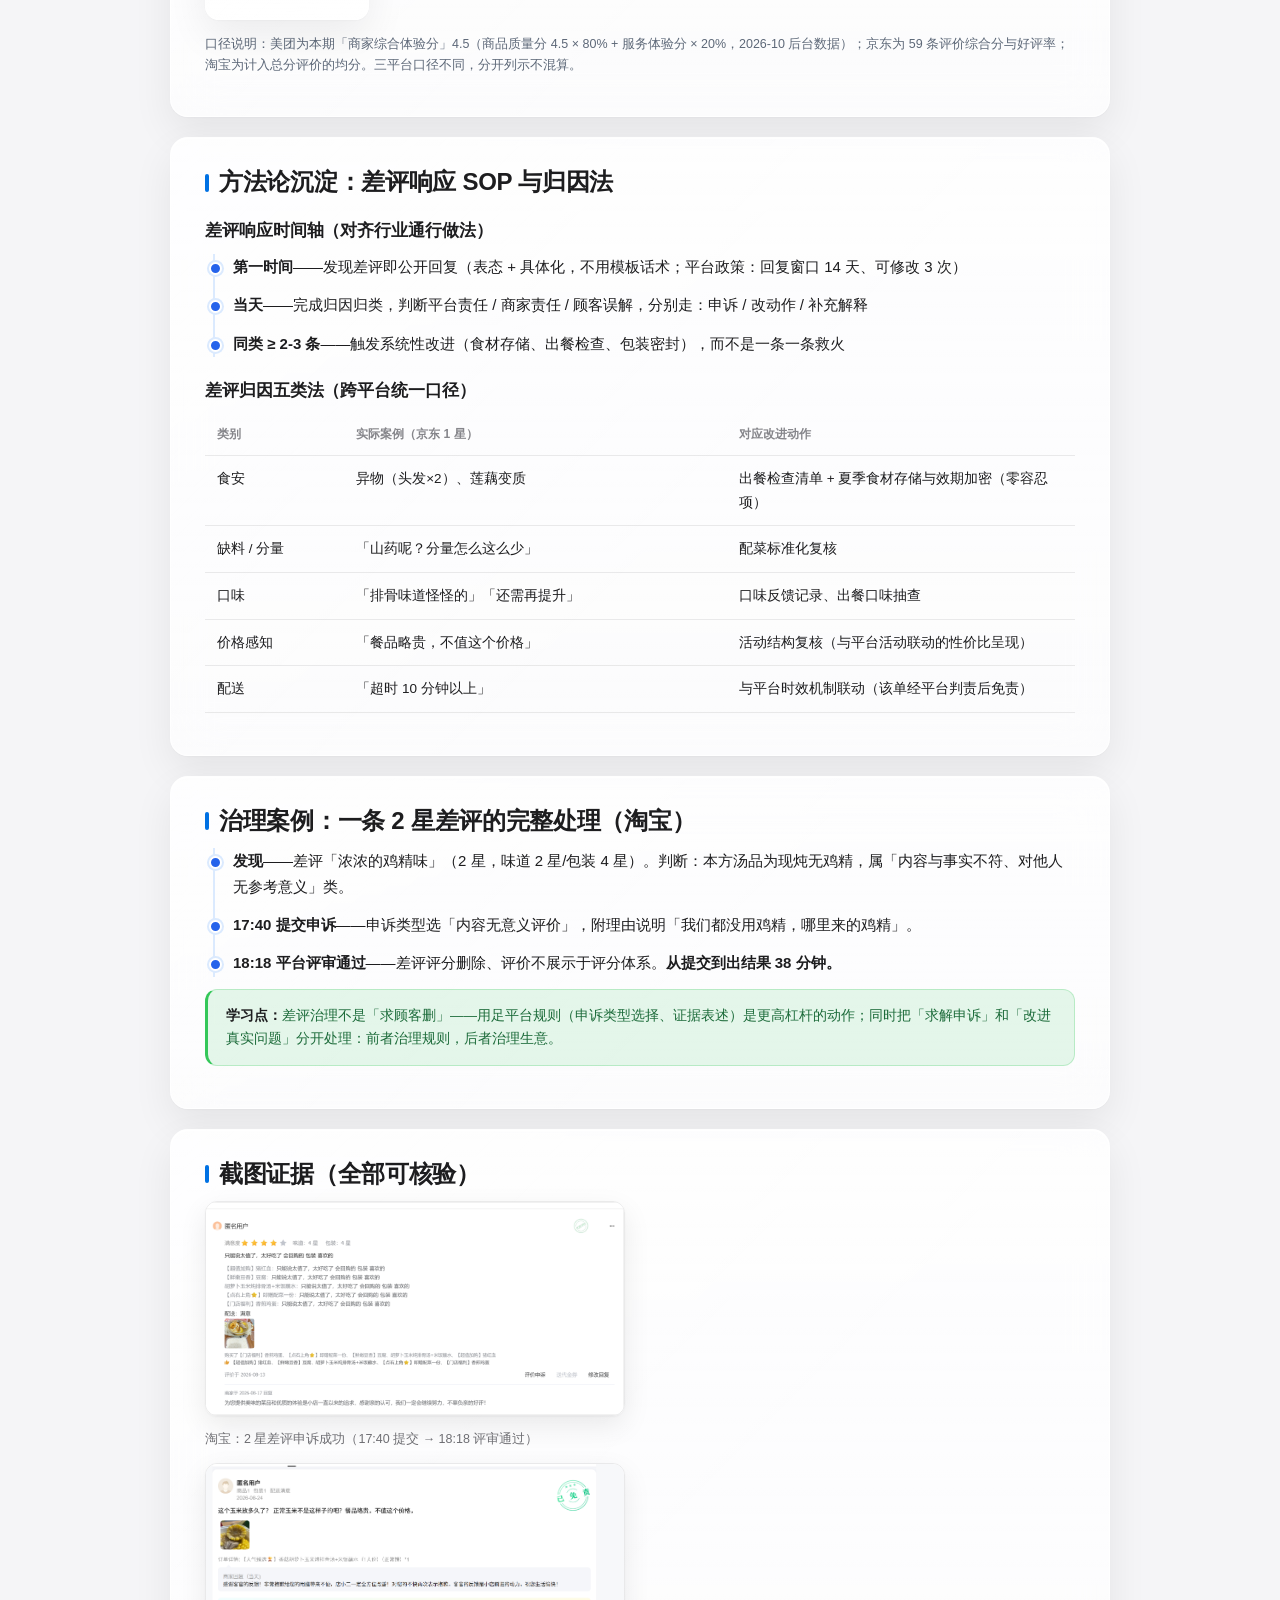
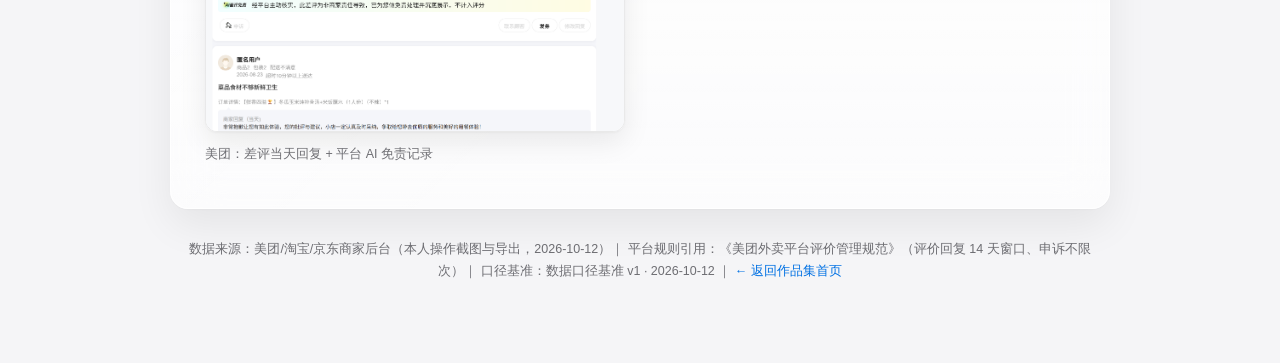
<file: reviews/index.html>
<!DOCTYPE html>

<html lang="zh-CN">

<head>

<meta charset="UTF-8">

<meta name="viewport" content="width=device-width,initial=1">

<title>评价运营与口碑管理 · 三平台实录 · 佚名</title>

<style>

*{box-sizing:border-box;margin:0;padding:0}

body{font-family:-apple-system,"Segoe UI","PingFang SC","Microsoft YaHei",sans-serif;

background:#f5f7fa;color:#15202e;line-height:1.78;font-size:14.5px}

.wrap{max-width:980px;margin:0 auto;padding:30px 20px 70px}

header{background:#fff;border:1px solid #e8edf3;border-radius:16px;padding:28px 30px;margin-bottom:20px}

h1{font-size:23px;font-weight:800;letter-spacing:-.3px}

.meta{color:#5d6878;font-size:13.5px;margin-top:8px}

.tag{display:inline-block;background:#fbfcfe;color:#5d6878;font-size:12px;padding:4px 11px;border-radius:20px;margin:10px 6px 0 0;border:1px solid #e8edf3}

section{background:#fff;border:1px solid #e8edf3;border-radius:16px;padding:24px 30px;margin-bottom:20px}

h2{font-size:18px;font-weight:800;margin:0 0 10px;display:flex;align-items:center;gap:10px}

h2::before{content:"";width:4px;height:18px;background:#2563eb;border-radius:2px}

h3{font-size:15px;font-weight:700;margin:18px 0 8px}

p{color:#374151;margin:8px 0}

ul{margin:8px 0 10px 20px;color:#374151}

li{margin:5px 0}

b{color:#111}

table{width:100%;border-collapse:collapse;font-size:13px;margin:12px 0}

th{background:#f0f3f6;font-weight:700;color:#5d6878;font-size:12.5px;text-align:left}

th,td{padding:8px 10px;border:1px solid #eef1f5;vertical-align:top}

.kpis{display:grid;grid-template-columns:repeat(auto-fit,minmax(150px,1fr));gap:12px;margin:14px 0}

.kpi{background:#fbfcfe;border:1px solid #e8edf3;border-radius:12px;padding:14px 16px}

.kpi .v{font-size:21px;font-weight:800}

.kpi .l{font-size:12px;color:#5d6878;margin-top:3px}

.ok{background:#ecfdf5;border:1px solid #a7f3d0;border-left:4px solid #059669;border-radius:8px;

padding:12px 16px;font-size:13.3px;color:#065f46;margin:12px 0}

.mod{border:1px solid #e8edf3;border-radius:12px;padding:14px 18px;margin:10px 0;background:#fbfcfe}

.mod b{font-size:14.5px}

.shot{display:flex;gap:12px;flex-wrap:wrap;margin:12px 0}

.shot img{width:min(420px,92%);border:1px solid #e2e8f0;border-radius:10px}

.shot .cap{font-size:12px;color:#8b95a1;margin-top:4px}

.tl{border-left:2px solid #dbeafe;margin:12px 0 12px 8px;padding-left:18px}

.tl .i{position:relative;margin-bottom:12px}

.tl .i::before{content:"";position:absolute;left:-24px;top:8px;width:9px;height:9px;border-radius:50%;background:#2563eb;border:2px solid #fff;box-shadow:0 0 0 2px #dbeafe}

a{color:#2563eb;text-decoration:none;font-weight:600}

footer{text-align:center;color:#8b95a1;font-size:12.5px;padding:10px}

</style>

<link rel="stylesheet" href="../assets/apple-fx.css"></head><body>

<nav id="nav">
  <span class="brand">佚名 · 作品集</span>
  <a href="/">首页</a>
  <a href="/evaluation/index.html">质量评测</a>
  <a href="/prompts/index.html">Prompt 设计</a>
  <a href="/mvp/index.html">选一本 MVP</a>
  <a href="/analysis/index.html">竞品调研</a>
  <a href="/aigc/index.html">运营笔记</a>
  <a href="/reviews/index.html" class="on">评价运营</a>
</nav>

<div class="wrap">



<header>

  <h1>评价运营与口碑管理 · 三平台实录</h1>

  <div class="meta">佚名 ｜ 2026-10-14（v2：按 Eva 批注补充「用户运营评估口径」一节）｜ 数据与截图来源：美团/淘宝/京东商家后台（本人操作与导出）｜ 对应岗位：产品运营（用户运营方向）</div>

  <div>

    <span class="tag">评价响应 SOP</span><span class="tag">差评归因五类法</span><span class="tag">平台申诉治理</span>

    <span class="tag">三平台 84+59+ 条评价维护</span><span class="tag">全部截图可核验</span>

  </div>

</header>



<section>

  <h2>先答一个问题：用户运营的评估口径是什么</h2>

  <div class="ok"><b>一句话口径：用户运营做得好不好，不看做了多少动作，看「用户有没有被持续经营好」。</b>我把它拆成三层可核验的口子——动作（建群、发券、搞活动）是手段，可以摆样子；响应率、评分、老客占比是结果，摆不了。评估用户运营，我认结果口径。</div>

  <table>

    <tr><th style="width:22%">口径层</th><th style="width:28%">指标</th><th style="width:32%">本期实测值</th><th>来源</th></tr>

    <tr><td><b>关系层</b>（用户有没有被回应）</td><td>差评当天响应率 / 好评当天回复率</td><td>差评当天响应（全部可查差评）；好评当天逐条回复</td><td>本人操作记录</td></tr>

    <tr><td><b>口碑层</b>（用户用评分投票的结果）</td><td>三平台店铺评分 / 京东好评率</td><td>京东 4.37 / 美团 4.5 / 淘宝 4.56；好评率 83.1%（59 条）</td><td>三平台后台</td></tr>

    <tr><td><b>结构层</b>（用户是不是留下来了）</td><td>老客下单占比（顾客分层）</td><td>京东 40.7% / 美团 39.6% / 淘宝 34.3%</td><td>后台顾客分层字段</td></tr>

  </table>

</section>



<section>

  <h2>我做的评价运营体系：四个模块</h2>

  <div class="mod"><b>① 好评维护</b>——每一条好评当天回复（个性化措辞，不用统一模板），维持互动与老客关系。<br><span class="small" style="color:#8b95a1">依据：评价回复窗口 14 天（美团平台规则）；回复内容 3 次内可修改。</span></div>

  <div class="mod"><b>② 差评响应（SOP）</b>——差评逐条回复、时效为当天：先致歉 + 对具体问题给解释 + 给改进承诺；不能让差评在无人回应状态下挂着。</div>

  <div class="mod"><b>③ 差评归因与改进闭环</b>——按「食安 / 缺料分量 / 口味 / 价格 / 配送」五类逐条归类，跨平台汇总，同一类问题连续出现即触发改动作（食材存储、出餐检查、配菜标准化）。</div>

  <div class="mod"><b>④ 平台治理与申诉</b>——善用平台规则：无理差评申诉（美团申诉不限次；淘宝「内容无意义评价」类申诉），以及平台主动「差评免责」机制的使用。</div>

</section>



<section>

  <h2>数据结果</h2>

  <div class="kpis">

    <div class="kpi"><div class="v">4.37 / 4.5 / 4.56</div><div class="l">三平台评分（京东 / 美团 / 淘宝）</div></div>

    <div class="kpi"><div class="v">83.1%</div><div class="l">京东好评率（59 条评价）</div></div>

    <div class="kpi"><div class="v">当天</div><div class="l">差评回复时效（全部可查差评）</div></div>

    <div class="kpi"><div class="v">4 条</div><div class="l">平台 AI 主动免责差评（美团）</div></div>

    <div class="kpi"><div class="v">38 分钟</div><div class="l">淘宝差评申诉 → 平台评审通过（17:40 → 18:18）</div></div>

    <div class="kpi"><div class="v">0</div><div class="l">食品安全负反馈率（美团后台）</div></div>

  </div>

  <p style="font-size:12.5px;color:#5d6878">口径说明：美团为本期「商家综合体验分」4.5（商品质量分 4.5 × 80% + 服务体验分 × 20%，2026-10 后台数据）；京东为 59 条评价综合分与好评率；淘宝为计入总分评价的均分。三平台口径不同，分开列示不混算。</p>

</section>



<section>

  <h2>方法论沉淀：差评响应 SOP 与归因法</h2>

  <h3>差评响应时间轴（对齐行业通行做法）</h3>

  <div class="tl">

    <div class="i"><b>第一时间</b>——发现差评即公开回复（表态 + 具体化，不用模板话术；平台政策：回复窗口 14 天、可修改 3 次）</div>

    <div class="i"><b>当天</b>——完成归因归类，判断平台责任 / 商家责任 / 顾客误解，分别走：申诉 / 改动作 / 补充解释</div>

    <div class="i"><b>同类 ≥ 2-3 条</b>——触发系统性改进（食材存储、出餐检查、包装密封），而不是一条一条救火</div>

  </div>

  <h3>差评归因五类法（跨平台统一口径）</h3>

  <table>

    <tr><th style="width:16%">类别</th><th style="width:44%">实际案例（京东 1 星）</th><th>对应改进动作</th></tr>

    <tr><td>食安</td><td>异物（头发×2）、莲藕变质</td><td>出餐检查清单 + 夏季食材存储与效期加密（零容忍项）</td></tr>

    <tr><td>缺料 / 分量</td><td>「山药呢？分量怎么这么少」</td><td>配菜标准化复核</td></tr>

    <tr><td>口味</td><td>「排骨味道怪怪的」「还需再提升」</td><td>口味反馈记录、出餐口味抽查</td></tr>

    <tr><td>价格感知</td><td>「餐品略贵，不值这个价格」</td><td>活动结构复核（与平台活动联动的性价比呈现）</td></tr>

    <tr><td>配送</td><td>「超时 10 分钟以上」</td><td>与平台时效机制联动（该单经平台判责后免责）</td></tr>

  </table>

</section>



<section>

  <h2>治理案例：一条 2 星差评的完整处理（淘宝）</h2>

  <div class="tl">

    <div class="i"><b>发现</b>——差评「浓浓的鸡精味」（2 星，味道 2 星/包装 4 星）。判断：本方汤品为现炖无鸡精，属「内容与事实不符、对他人无参考意义」类。</div>

    <div class="i"><b>17:40 提交申诉</b>——申诉类型选「内容无意义评价」，附理由说明「我们都没用鸡精，哪里来的鸡精」。</div>

    <div class="i"><b>18:18 平台评审通过</b>——差评评分删除、评价不展示于评分体系。<b>从提交到出结果 38 分钟。</b></div>

  </div>

  <div class="ok"><b>学习点：</b>差评治理不是「求顾客删」——用足平台规则（申诉类型选择、证据表述）是更高杠杆的动作；同时把「求解申诉」和「改进真实问题」分开处理：前者治理规则，后者治理生意。</div>

</section>



<section>

  <h2>截图证据（全部可核验）</h2>

  <div class="shot">

    <div><img src="shots/shot_06.png" alt="淘宝申诉成功"><div class="cap">淘宝：2 星差评申诉成功（17:40 提交 → 18:18 评审通过）</div></div>

    <div><img src="shots/shot_03.png" alt="美团差评当天回复"><div class="cap">美团：差评当天回复 + 平台 AI 免责记录</div></div>

  </div>

</section>



<footer>数据来源：美团/淘宝/京东商家后台（本人操作截图与导出，2026-10-12）｜ 平台规则引用：《美团外卖平台评价管理规范》（评价回复 14 天窗口、申诉不限次）｜ 口径基准：数据口径基准 v1 · 2026-10-12 ｜ <a href="../index.html">← 返回作品集首页</a></footer>

</div><script src="../assets/apple-fx.js" defer></script>

</body></html>
</file>
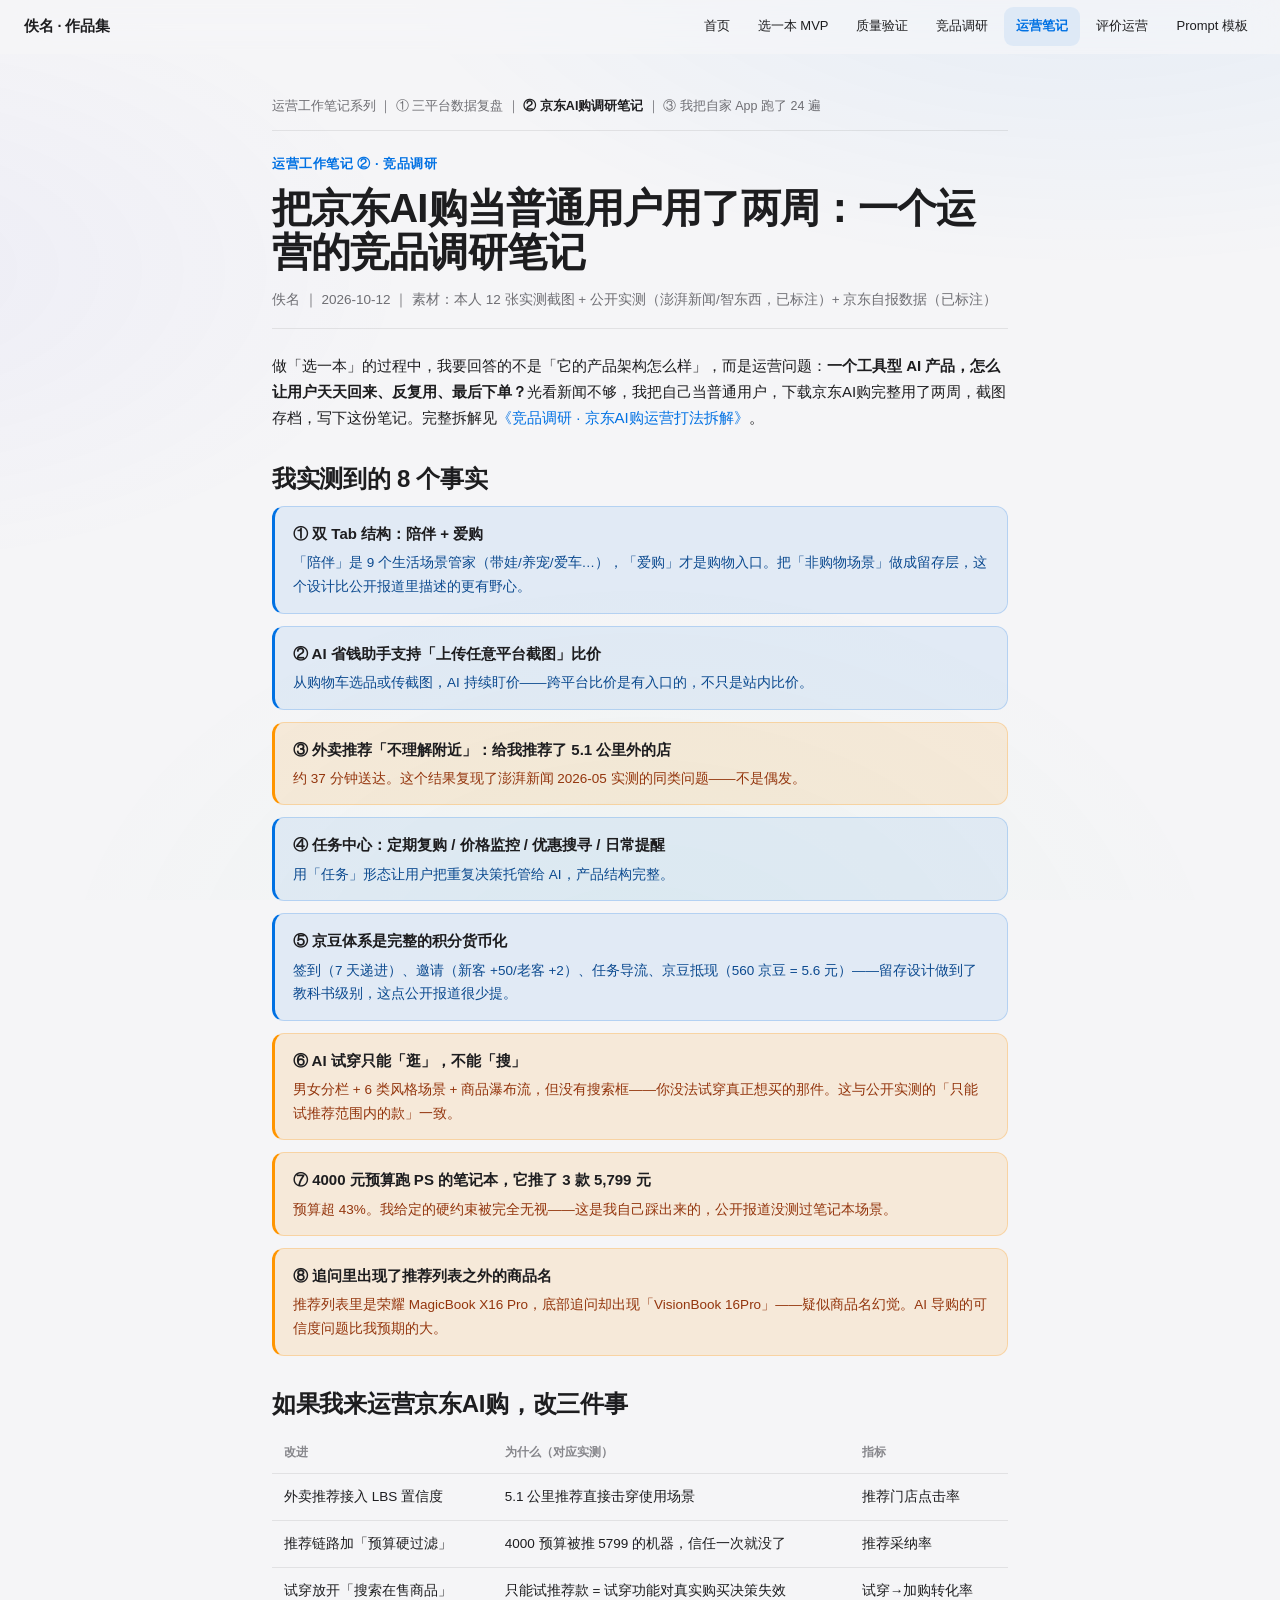
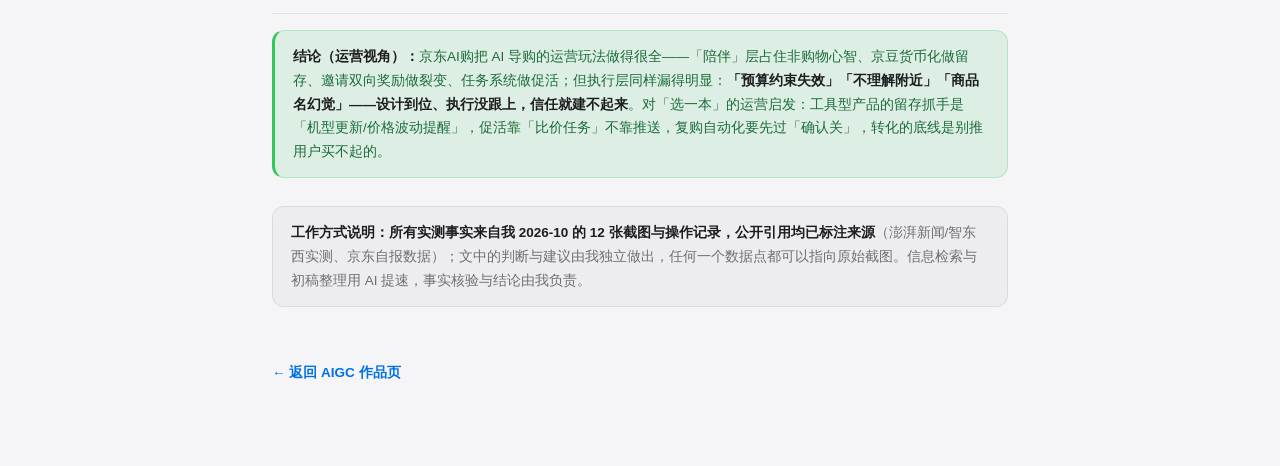
<file: aigc/2/index.html>
<!DOCTYPE html>

<html lang="zh-CN">

<head>

<meta charset="UTF-8">

<meta name="viewport" content="width=device-width,initial=1">

<title>AIGC 作品 ② · 京东AI购实测笔记 · 佚名</title>

<style>

*{box-sizing:border-box;margin:0;padding:0}

body{font-family:-apple-system,"Segoe UI","PingFang SC","Microsoft YaHei",sans-serif;background:#fff;color:#1f2933;line-height:1.85;font-size:15.5px}

.wrap{max-width:780px;margin:0 auto;padding:42px 22px 80px}

.series{font-size:12.5px;color:#6b7280;border-bottom:1px solid #e5e7eb;padding-bottom:12px;margin-bottom:22px}

.series a{color:#2563eb;text-decoration:none;font-weight:600}

.series b{color:#1f2933}

.kicker{font-size:13px;font-weight:700;color:#2563eb;letter-spacing:.5px}

h1{font-size:25px;font-weight:800;letter-spacing:-.4px;line-height:1.35;margin:10px 0 14px}

.byline{color:#6b7280;font-size:13.5px;border-bottom:1px solid #e5e7eb;padding-bottom:16px;margin-bottom:24px}

h2{font-size:19px;font-weight:700;margin:34px 0 10px;color:#111}

p{color:#374151;margin:12px 0}

.finding{border:1px solid #e5e7eb;border-left:4px solid #2563eb;border-radius:10px;padding:13px 17px;margin:12px 0;background:#f8fafc}

.finding b{font-size:15px}

.finding .d{font-size:13.5px;color:#475569;margin-top:4px}

.warn{border-left-color:#d97706;background:#fffbeb}

.warn .d{color:#78350f}

.ok{background:#ecfdf5;border:1px solid #a7f3d0;border-radius:10px;padding:14px 18px;font-size:14px;color:#065f46;margin:16px 0}

.disclosure{border:1px dashed #cbd5e1;border-radius:10px;padding:14px 18px;font-size:13.5px;color:#475569;margin:28px 0;background:#f8fafc}

table{width:100%;border-collapse:collapse;font-size:13.5px;margin:14px 0}

th,td{padding:8px 10px;border:1px solid #e5e7eb;text-align:left}

th{background:#f3f4f6;font-weight:600;color:#4b5563;font-size:12.5px}

.back{display:inline-block;margin-top:26px;font-size:13.5px;color:#2563eb;text-decoration:none;font-weight:600}

</style>

<link rel="stylesheet" href="../../assets/apple-fx.css"></head><body>

<nav id="nav">

  <span class="brand">佚名 · 作品集</span>

  <a href="/">首页</a>

  <a href="/mvp/index.html">选一本 MVP</a>

  <a href="/evaluation/index.html">质量验证</a>

  <a href="/analysis/index.html">竞品调研</a>

  <a href="/aigc/index.html" class="on">运营笔记</a>

  <a href="/reviews/index.html">评价运营</a>

  <a href="/prompts/index.html">Prompt 模板</a>

</nav>

<div class="wrap">

<div class="series">运营工作笔记系列 ｜ ① 三平台数据复盘 ｜ <b>② 京东AI购调研笔记</b> ｜ ③ 我把自家 App 跑了 24 遍</div>

<div class="kicker">运营工作笔记 ② · 竞品调研</div>

<h1>把京东AI购当普通用户用了两周：一个运营的竞品调研笔记</h1>

<div class="byline">佚名 ｜ 2026-10-12 ｜ 素材：本人 12 张实测截图 + 公开实测（澎湃新闻/智东西，已标注）+ 京东自报数据（已标注）</div>



<p>做「选一本」的过程中，我要回答的不是「它的产品架构怎么样」，而是运营问题：<strong>一个工具型 AI 产品，怎么让用户天天回来、反复用、最后下单？</strong>光看新闻不够，我把自己当普通用户，下载京东AI购完整用了两周，截图存档，写下这份笔记。完整拆解见<a href="/analysis/index.html">《竞品调研 · 京东AI购运营打法拆解》</a>。</p>



<h2>我实测到的 8 个事实</h2>

<div class="finding"><b>① 双 Tab 结构：陪伴 + 爱购</b><div class="d">「陪伴」是 9 个生活场景管家（带娃/养宠/爱车…），「爱购」才是购物入口。把「非购物场景」做成留存层，这个设计比公开报道里描述的更有野心。</div></div>

<div class="finding"><b>② AI 省钱助手支持「上传任意平台截图」比价</b><div class="d">从购物车选品或传截图，AI 持续盯价——跨平台比价是有入口的，不只是站内比价。</div></div>

<div class="finding warn"><b>③ 外卖推荐「不理解附近」：给我推荐了 5.1 公里外的店</b><div class="d">约 37 分钟送达。这个结果复现了澎湃新闻 2026-05 实测的同类问题——不是偶发。</div></div>

<div class="finding"><b>④ 任务中心：定期复购 / 价格监控 / 优惠搜寻 / 日常提醒</b><div class="d">用「任务」形态让用户把重复决策托管给 AI，产品结构完整。</div></div>

<div class="finding"><b>⑤ 京豆体系是完整的积分货币化</b><div class="d">签到（7 天递进）、邀请（新客 +50/老客 +2）、任务导流、京豆抵现（560 京豆 = 5.6 元）——留存设计做到了教科书级别，这点公开报道很少提。</div></div>

<div class="finding warn"><b>⑥ AI 试穿只能「逛」，不能「搜」</b><div class="d">男女分栏 + 6 类风格场景 + 商品瀑布流，但没有搜索框——你没法试穿真正想买的那件。这与公开实测的「只能试推荐范围内的款」一致。</div></div>

<div class="finding warn"><b>⑦ 4000 元预算跑 PS 的笔记本，它推了 3 款 5,799 元</b><div class="d">预算超 43%。我给定的硬约束被完全无视——这是我自己踩出来的，公开报道没测过笔记本场景。</div></div>

<div class="finding warn"><b>⑧ 追问里出现了推荐列表之外的商品名</b><div class="d">推荐列表里是荣耀 MagicBook X16 Pro，底部追问却出现「VisionBook 16Pro」——疑似商品名幻觉。AI 导购的可信度问题比我预期的大。</div></div>



<h2>如果我来运营京东AI购，改三件事</h2>

<table>

<tr><th style="width:30%">改进</th><th>为什么（对应实测）</th><th>指标</th></tr>

<tr><td>外卖推荐接入 LBS 置信度</td><td>5.1 公里推荐直接击穿使用场景</td><td>推荐门店点击率</td></tr>

<tr><td>推荐链路加「预算硬过滤」</td><td>4000 预算被推 5799 的机器，信任一次就没了</td><td>推荐采纳率</td></tr>

<tr><td>试穿放开「搜索在售商品」</td><td>只能试推荐款 = 试穿功能对真实购买决策失效</td><td>试穿→加购转化率</td></tr>

</table>



<div class="ok"><b>结论（运营视角）：</b>京东AI购把 AI 导购的运营玩法做得很全——「陪伴」层占住非购物心智、京豆货币化做留存、邀请双向奖励做裂变、任务系统做促活；但执行层同样漏得明显：<strong>「预算约束失效」「不理解附近」「商品名幻觉」——设计到位、执行没跟上，信任就建不起来</strong>。对「选一本」的运营启发：工具型产品的留存抓手是「机型更新/价格波动提醒」，促活靠「比价任务」不靠推送，复购自动化要先过「确认关」，转化的底线是别推用户买不起的。</div>



<div class="disclosure"><strong>工作方式说明：</strong><strong>所有实测事实来自我 2026-10 的 12 张截图与操作记录，公开引用均已标注来源</strong>（澎湃新闻/智东西实测、京东自报数据）；文中的判断与建议由我独立做出，任何一个数据点都可以指向原始截图。信息检索与初稿整理用 AI 提速，事实核验与结论由我负责。</div>



<a class="back" href="../index.html">← 返回 AIGC 作品页</a>

</div><script src="../../assets/apple-fx.js" defer></script>

</body></html>
</file>
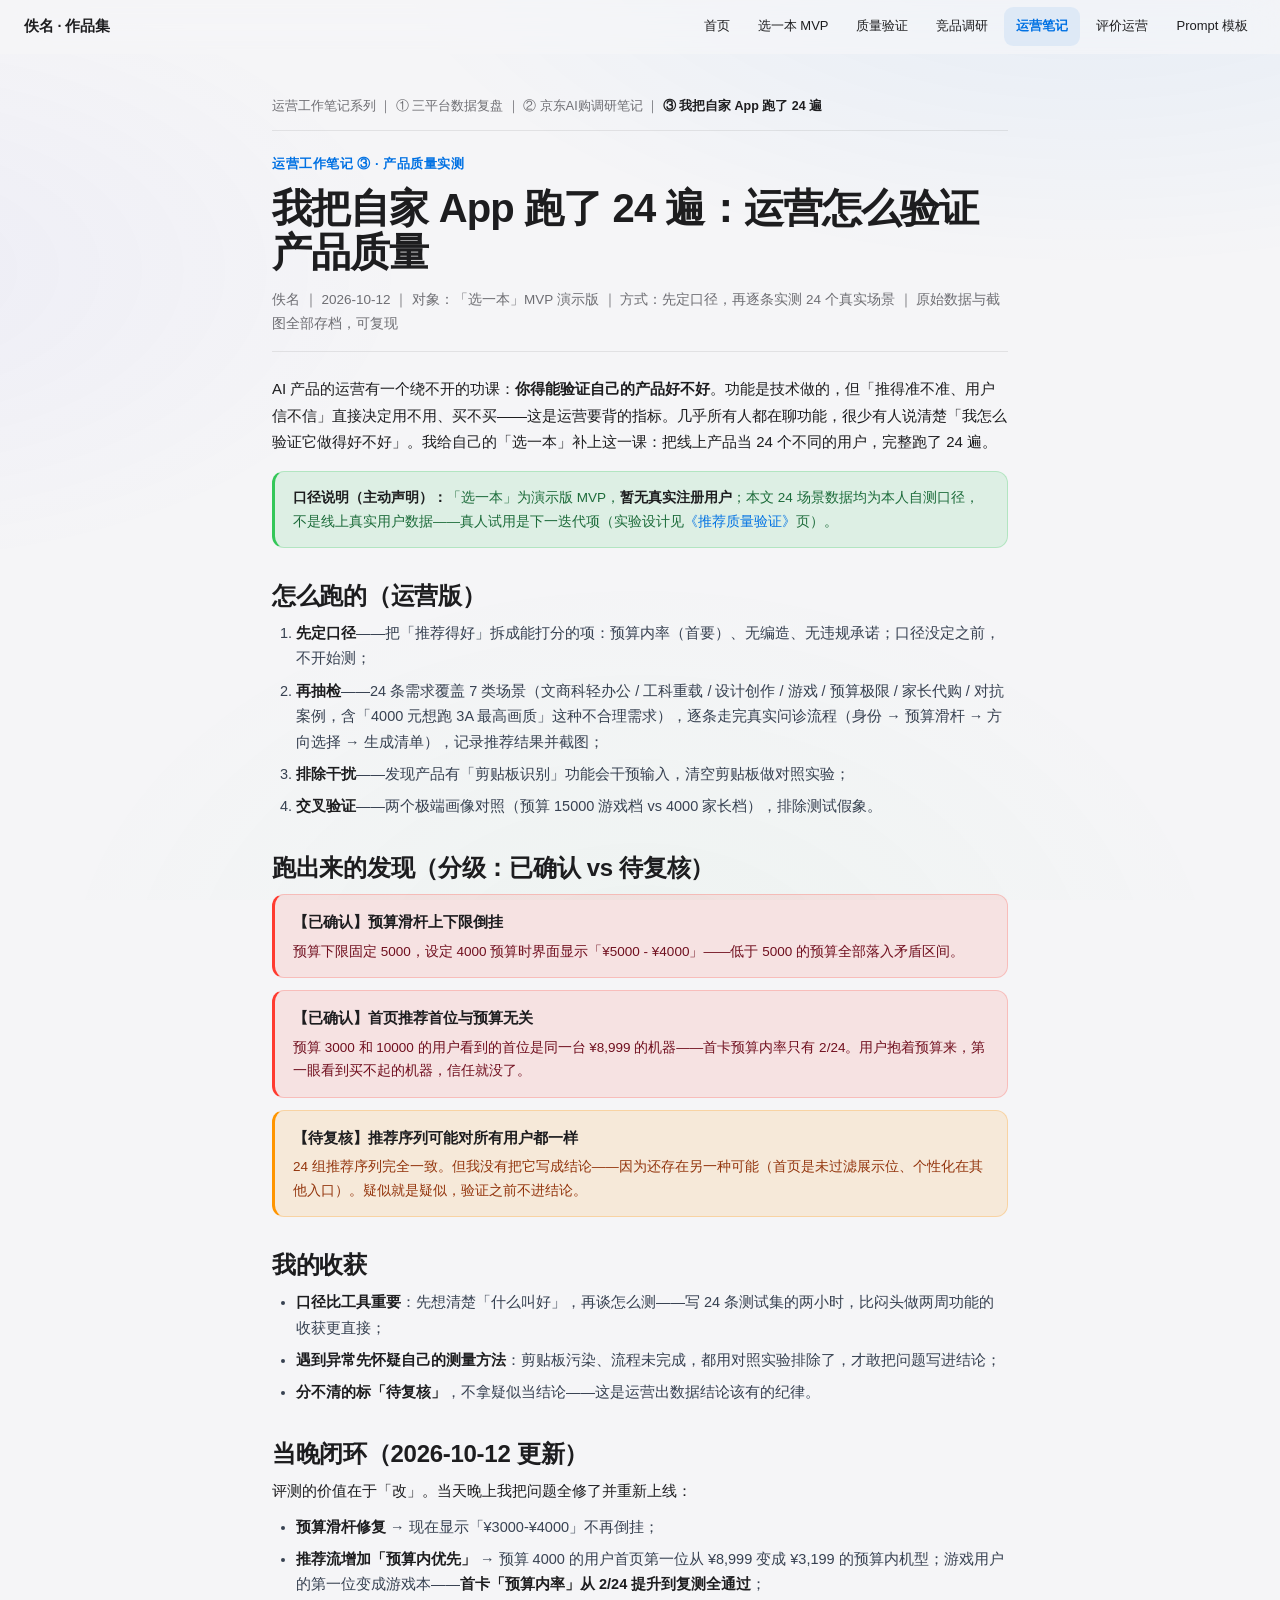
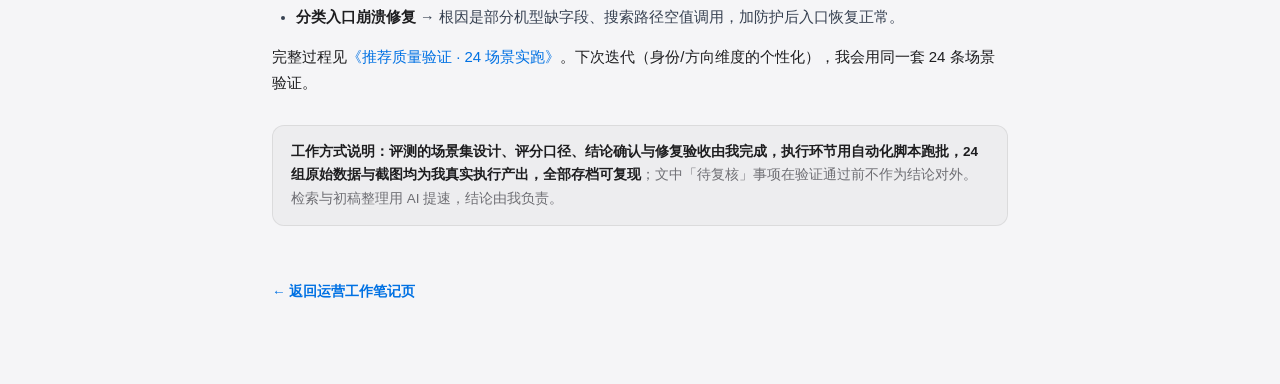
<file: aigc/3/index.html>
<!DOCTYPE html>

<html lang="zh-CN">

<head>

<meta charset="UTF-8">

<meta name="viewport" content="width=device-width,initial-scale=1">

<title>运营工作笔记 ③ · 我把自家 App 跑了 24 遍 · 佚名</title>

<style>

*{box-sizing:border-box;margin:0;padding:0}

body{font-family:-apple-system,"Segoe UI","PingFang SC","Microsoft YaHei",sans-serif;background:#fff;color:#1f2933;line-height:1.85;font-size:15.5px}

.wrap{max-width:780px;margin:0 auto;padding:42px 22px 80px}

.series{font-size:12.5px;color:#6b7280;border-bottom:1px solid #e5e7eb;padding-bottom:12px;margin-bottom:22px}

.series a{color:#2563eb;text-decoration:none;font-weight:600}

.series b{color:#1f2933}

.kicker{font-size:13px;font-weight:700;color:#2563eb;letter-spacing:.5px}

h1{font-size:25px;font-weight:800;letter-spacing:-.4px;line-height:1.35;margin:10px 0 14px}

.byline{color:#6b7280;font-size:13.5px;border-bottom:1px solid #e5e7eb;padding-bottom:16px;margin-bottom:24px}

h2{font-size:19px;font-weight:700;margin:34px 0 10px;color:#111}

p{color:#374151;margin:12px 0}

ol,ul{margin:10px 0 14px 24px;color:#374151}

li{margin:7px 0}

.finding{border:1px solid #e5e7eb;border-left:4px solid #2563eb;border-radius:10px;padding:13px 17px;margin:12px 0;background:#f8fafc}

.finding b{font-size:15px}

.finding .d{font-size:13.5px;color:#475569;margin-top:4px}

.warn{border-left-color:#d97706;background:#fffbeb}.warn .d{color:#78350f}

.bad{border-left-color:#b91c1c;background:#fef2f2}.bad .d{color:#7f1d1d}

.ok{background:#ecfdf5;border:1px solid #a7f3d0;border-radius:10px;padding:14px 18px;font-size:14px;color:#065f46;margin:16px 0}

.disclosure{border:1px dashed #cbd5e1;border-radius:10px;padding:14px 18px;font-size:13.5px;color:#475569;margin:28px 0;background:#f8fafc}

.back{display:inline-block;margin-top:26px;font-size:13.5px;color:#2563eb;text-decoration:none;font-weight:600}

</style>

<link rel="stylesheet" href="../../assets/apple-fx.css"></head><body>

<nav id="nav">

  <span class="brand">佚名 · 作品集</span>

  <a href="/">首页</a>

  <a href="/mvp/index.html">选一本 MVP</a>

  <a href="/evaluation/index.html">质量验证</a>

  <a href="/analysis/index.html">竞品调研</a>

  <a href="/aigc/index.html" class="on">运营笔记</a>

  <a href="/reviews/index.html">评价运营</a>

  <a href="/prompts/index.html">Prompt 模板</a>

</nav>

<div class="wrap">

<div class="series">运营工作笔记系列 ｜ ① 三平台数据复盘 ｜ ② 京东AI购调研笔记 ｜ <b>③ 我把自家 App 跑了 24 遍</b></div>

<div class="kicker">运营工作笔记 ③ · 产品质量实测</div>

<h1>我把自家 App 跑了 24 遍：运营怎么验证产品质量</h1>

<div class="byline">佚名 ｜ 2026-10-12 ｜ 对象：「选一本」MVP 演示版 ｜ 方式：先定口径，再逐条实测 24 个真实场景 ｜ 原始数据与截图全部存档，可复现</div>



<p>AI 产品的运营有一个绕不开的功课：<strong>你得能验证自己的产品好不好</strong>。功能是技术做的，但「推得准不准、用户信不信」直接决定用不用、买不买——这是运营要背的指标。几乎所有人都在聊功能，很少有人说清楚「我怎么验证它做得好不好」。我给自己的「选一本」补上这一课：把线上产品当 24 个不同的用户，完整跑了 24 遍。</p>

<div class="ok"><b>口径说明（主动声明）：</b>「选一本」为演示版 MVP，<b>暂无真实注册用户</b>；本文 24 场景数据均为本人自测口径，不是线上真实用户数据——真人试用是下一迭代项（实验设计见<a href="/evaluation/index.html">《推荐质量验证》</a>页）。</div>



<h2>怎么跑的（运营版）</h2>

<ol>

<li><b>先定口径</b>——把「推荐得好」拆成能打分的项：预算内率（首要）、无编造、无违规承诺；口径没定之前，不开始测；</li>

<li><b>再抽检</b>——24 条需求覆盖 7 类场景（文商科轻办公 / 工科重载 / 设计创作 / 游戏 / 预算极限 / 家长代购 / 对抗案例，含「4000 元想跑 3A 最高画质」这种不合理需求），逐条走完真实问诊流程（身份 → 预算滑杆 → 方向选择 → 生成清单），记录推荐结果并截图；</li>

<li><b>排除干扰</b>——发现产品有「剪贴板识别」功能会干预输入，清空剪贴板做对照实验；</li>

<li><b>交叉验证</b>——两个极端画像对照（预算 15000 游戏档 vs 4000 家长档），排除测试假象。</li>

</ol>



<h2>跑出来的发现（分级：已确认 vs 待复核）</h2>

<div class="finding bad"><b>【已确认】预算滑杆上下限倒挂</b><div class="d">预算下限固定 5000，设定 4000 预算时界面显示「¥5000 - ¥4000」——低于 5000 的预算全部落入矛盾区间。</div></div>

<div class="finding bad"><b>【已确认】首页推荐首位与预算无关</b><div class="d">预算 3000 和 10000 的用户看到的首位是同一台 ¥8,999 的机器——首卡预算内率只有 2/24。用户抱着预算来，第一眼看到买不起的机器，信任就没了。</div></div>

<div class="finding warn"><b>【待复核】推荐序列可能对所有用户都一样</b><div class="d">24 组推荐序列完全一致。但我没有把它写成结论——因为还存在另一种可能（首页是未过滤展示位、个性化在其他入口）。疑似就是疑似，验证之前不进结论。</div></div>



<h2>我的收获</h2>

<ul>

<li><b>口径比工具重要</b>：先想清楚「什么叫好」，再谈怎么测——写 24 条测试集的两小时，比闷头做两周功能的收获更直接；</li>

<li><b>遇到异常先怀疑自己的测量方法</b>：剪贴板污染、流程未完成，都用对照实验排除了，才敢把问题写进结论；</li>

<li><b>分不清的标「待复核」</b>，不拿疑似当结论——这是运营出数据结论该有的纪律。</li>

</ul>



<h2>当晚闭环（2026-10-12 更新）</h2>

<p>评测的价值在于「改」。当天晚上我把问题全修了并重新上线：</p>

<ul>

<li><b>预算滑杆修复</b> → 现在显示「¥3000-¥4000」不再倒挂；</li>

<li><b>推荐流增加「预算内优先」</b> → 预算 4000 的用户首页第一位从 ¥8,999 变成 ¥3,199 的预算内机型；游戏用户的第一位变成游戏本——<b>首卡「预算内率」从 2/24 提升到复测全通过</b>；</li>

<li><b>分类入口崩溃修复</b> → 根因是部分机型缺字段、搜索路径空值调用，加防护后入口恢复正常。</li>

</ul>

<p>完整过程见<a href="/evaluation/index.html">《推荐质量验证 · 24 场景实跑》</a>。下次迭代（身份/方向维度的个性化），我会用同一套 24 条场景验证。</p>



<div class="disclosure"><strong>工作方式说明：</strong><strong>评测的场景集设计、评分口径、结论确认与修复验收由我完成，执行环节用自动化脚本跑批，24 组原始数据与截图均为我真实执行产出，全部存档可复现</strong>；文中「待复核」事项在验证通过前不作为结论对外。检索与初稿整理用 AI 提速，结论由我负责。</div>



<a class="back" href="../index.html">← 返回运营工作笔记页</a>

</div><script src="../../assets/apple-fx.js" defer></script>

</body></html>
</file>
<file: assets/apple-fx.css>
/* ============================================================
   apple-fx.css — Apple 官网级效果层（作品集全站共享）
   依赖：无。置于各页 <style> 之后链接，靠级联覆盖页面原样式。
   配套：apple-fx.js（加 .fx-on、跑滚动编排）；无 JS 时全站退回原样式。
   来源：apple-design（物理/哲学）+ apple-web-fx skill（代码/数值）
   ============================================================ */

:root{
  --ap-bg:#f5f5f7; --ap-ink:#1d1d1f; --ap-text:#1d1d1f;
  --ap-muted:#6e6e73; --ap-faint:#86868b;
  --ap-blue:#0071e3; --ap-blue-hover:#0077ed; --ap-blue-soft:rgba(0,113,227,.08);
  --ap-green:#248a3d; --ap-green-soft:rgba(52,199,89,.12);
  --ap-amber:#b25000; --ap-amber-soft:rgba(255,149,0,.12);
  --ap-red:#d70015;   --ap-red-soft:rgba(255,59,48,.10);
  --ap-card:rgba(255,255,255,.72);
  --ap-line:rgba(0,0,0,.08);
  --ap-radius:18px; --ap-radius-sm:14px; --ap-pill:980px;
  --ap-shadow:0 1px 2px rgba(0,0,0,.04),0 12px 32px rgba(0,0,0,.07);
  --ap-ease:cubic-bezier(.28,.11,.32,1);
  --ap-font:-apple-system,BlinkMacSystemFont,"SF Pro Display","SF Pro Text","Helvetica Neue","PingFang SC","Microsoft YaHei",sans-serif;
}

/* ---------- 基底：苹果灰底 + 系统字 ---------- */
.fx-on body{background:var(--ap-bg);color:var(--ap-text);
  font-family:var(--ap-font);font-size:15px;line-height:1.75}
.fx-on .wrap{position:relative;z-index:1}

/* ---------- 玻璃卡：header / section / .card / .kpi ---------- */
.fx-on header,.fx-on section,.fx-on .card,.fx-on .kpi{
  position:relative;isolation:isolate;
  background:linear-gradient(180deg,rgba(255,255,255,.85),rgba(255,255,255,.70));
  -webkit-backdrop-filter:blur(24px) saturate(180%);
  backdrop-filter:blur(24px) saturate(180%);
  border:1px solid rgba(255,255,255,.70);
  border-radius:var(--ap-radius);
  box-shadow:inset 0 1px 0 rgba(255,255,255,.90),0 1px 2px rgba(0,0,0,.03),0 16px 40px rgba(0,0,0,.07);
}
.fx-on header::after,.fx-on section::after,.fx-on .card::after,.fx-on .kpi::after{
  content:"";position:absolute;inset:0;border-radius:inherit;pointer-events:none;z-index:-1;
  background:linear-gradient(135deg,rgba(255,255,255,.40),rgba(255,255,255,.06) 30%,transparent 60%);
  mix-blend-mode:screen}
.fx-on header{padding:34px 36px}
.fx-on section{padding:30px 34px}
.fx-on .card{border-radius:var(--ap-radius-sm);padding:18px 22px}
.fx-on .kpi{border-radius:var(--ap-radius-sm);padding:16px 18px}

/* ---------- 字阶：tracking 随字号收紧 ---------- */
.fx-on h1{font-size:clamp(26px,4vw,40px);font-weight:700;letter-spacing:-.022em;line-height:1.1;color:var(--ap-ink)}
.fx-on h2{font-size:clamp(19px,2.4vw,24px);font-weight:700;letter-spacing:-.012em;line-height:1.2;color:var(--ap-ink)}
.fx-on h3{font-size:16.5px;font-weight:600;letter-spacing:-.005em;line-height:1.4;color:var(--ap-ink);margin:22px 0 8px}
.fx-on p{color:var(--ap-text);font-size:15px;margin:9px 0}
.fx-on li{font-size:14.5px}
.fx-on .sub,.fx-on .meta,.fx-on .small,.fx-on footer{color:var(--ap-muted)}
.fx-on .small{font-size:13px}
.fx-on b,.fx-on strong{color:var(--ap-ink);font-weight:600}
.fx-on h2::before{background:var(--ap-blue)!important;width:4px;border-radius:2px}

/* ---------- 链接：苹果蓝 ---------- */
.fx-on a{color:var(--ap-blue);text-decoration:none;font-weight:500}
.fx-on a:hover{text-decoration:underline;text-underline-offset:3px}

/* ---------- 导航基座（不依赖 .fx-on：无 JS 也有完整形态；全站统一） ---------- */
#nav{position:sticky;top:0;z-index:100;display:flex;align-items:center;gap:4px;flex-wrap:wrap;
  padding:0 20px;background:rgba(245,245,247,.85);
  -webkit-backdrop-filter:blur(20px) saturate(180%);
  backdrop-filter:blur(20px) saturate(180%);
  border-bottom:1px solid rgba(0,0,0,.06);
  font-family:var(--ap-font)}
#nav .brand{font-weight:700;font-size:14.5px;color:var(--ap-ink);margin-right:auto;
  padding:14px 4px;letter-spacing:-.01em;white-space:nowrap}
#nav a{padding:8px 12px;font-size:13px;color:var(--ap-ink);text-decoration:none;
  font-weight:500;white-space:nowrap;border-radius:9px;border-bottom:none;
  transition:color .2s var(--ap-ease),background .2s var(--ap-ease)}
#nav a:hover{color:var(--ap-blue);background:rgba(0,113,227,.06);text-decoration:none}
#nav a.on{color:var(--ap-blue);font-weight:600;background:var(--ap-blue-soft)}
#nav.scrolled{border-bottom-color:var(--ap-line);box-shadow:0 1px 12px rgba(0,0,0,.05)}

/* ---------- 玻璃导航（仅 index 有 #nav） ---------- */
.fx-on #nav{background:rgba(245,245,247,.72);
  -webkit-backdrop-filter:blur(20px) saturate(180%);
  backdrop-filter:blur(20px) saturate(180%);
  border-bottom:1px solid transparent;
  transition:border-color .3s var(--ap-ease),box-shadow .3s var(--ap-ease)}
.fx-on #nav.scrolled{border-bottom-color:var(--ap-line);box-shadow:0 1px 12px rgba(0,0,0,.05)}
.fx-on #nav .brand{font-weight:700;letter-spacing:-.01em}
.fx-on #nav a{font-size:13px;font-weight:500;color:var(--ap-ink);
  padding:8px 12px;border-radius:9px;border-bottom:none!important;
  transition:color .2s var(--ap-ease),background .2s var(--ap-ease)}
.fx-on #nav a:hover{color:var(--ap-blue);background:rgba(0,113,227,.06)}
.fx-on #nav a.on{color:var(--ap-blue);font-weight:600;background:var(--ap-blue-soft)}

/* ---------- chip / tag：全圆灰 pill ---------- */
.fx-on .tag{background:rgba(0,0,0,.05);color:#424245;border:none;
  border-radius:var(--ap-pill);padding:5px 13px;font-size:12px;font-weight:500}

/* ---------- 表格：发丝线 + 行 hover ---------- */
.fx-on th{background:transparent;color:var(--ap-faint);font-size:12px;font-weight:600;
  border:none;border-bottom:1px solid var(--ap-line);padding:10px 12px}
.fx-on td{border:none;border-bottom:1px solid var(--ap-line);padding:11px 12px;
  font-size:13.5px;font-variant-numeric:tabular-nums}
.fx-on tbody tr:hover td{background:rgba(0,113,227,.045)}
.fx-on tfoot td{background:rgba(0,0,0,.025);font-weight:700}

/* ---------- 提示块：柔化（.note/.ok/.first） ---------- */
.fx-on .note,.fx-on .ok,.fx-on .first{
  border-radius:12px;padding:14px 18px;font-size:13.5px;line-height:1.75;
  border:1px solid transparent;border-left-width:3px;border-left-style:solid}
.fx-on .note{background:var(--ap-amber-soft);border-color:rgba(255,149,0,.25);border-left-color:#ff9500;color:#93350c}
.fx-on .ok{background:var(--ap-green-soft);border-color:rgba(52,199,89,.25);border-left-color:#34c759;color:#1c6b3a}
.fx-on .first{background:var(--ap-blue-soft);border-color:rgba(0,113,227,.20);border-left-color:var(--ap-blue);color:#0b4a8f}

/* ---------- 按钮化：.copy → Apple ghost pill + 按压反馈 ---------- */
.fx-on .copy{display:inline-flex;align-items:center;gap:6px;
  background:var(--ap-blue-soft);color:var(--ap-blue);
  border:1px solid rgba(0,113,227,.18);border-radius:var(--ap-pill);
  padding:10px 18px;font:600 13.5px/1.2 var(--ap-font);cursor:pointer;
  transition:background .2s var(--ap-ease),transform .12s ease-out,border-color .2s;
  touch-action:manipulation;-webkit-tap-highlight-color:transparent;user-select:none}
.fx-on .copy:hover{background:rgba(0,113,227,.14);border-color:rgba(0,113,227,.30)}
.fx-on .copy:active{transform:scale(.96)}
.fx-on .copy.copied{background:var(--ap-green-soft);color:var(--ap-green);border-color:rgba(52,199,89,.35)}

/* ---------- KPI 数值 ---------- */
.fx-on .kpi .v{font-size:30px;font-weight:800;letter-spacing:-.02em;
  font-variant-numeric:tabular-nums;color:var(--ap-ink);line-height:1.15}
.fx-on .kpi .l{font-size:12px;color:var(--ap-muted);margin-top:5px;line-height:1.45}

/* ---------- 柱状图轨道 ---------- */
.fx-on .bar-row .tr{background:rgba(0,0,0,.05)}
.fx-on .bar-row .fl{width:0;transition:width .9s var(--ap-ease);border-radius:6px}
.fx-on .bar-row .lb,.fx-on .bar-row .vl{font-variant-numeric:tabular-nums}
.fx-on .bar-row .vl{color:var(--ap-ink)}

/* ---------- 截图卡（analysis/reviews） ---------- */
.fx-on .shot img{border-radius:12px;border:1px solid var(--ap-line);
  box-shadow:0 1px 2px rgba(0,0,0,.04),0 10px 28px rgba(0,0,0,.08);
  transition:transform .35s var(--ap-ease),box-shadow .35s var(--ap-ease)}
.fx-on .shot img:hover{transform:translateY(-3px);
  box-shadow:0 2px 4px rgba(0,0,0,.05),0 18px 44px rgba(0,0,0,.12)}
.fx-on .shot .cap{color:var(--ap-muted);font-size:12.5px}

/* ---------- 滚动揭示（仅 .fx-on 下生效；JS 失效则全可见） ---------- */
.fx-on .rv{opacity:0;transform:translateY(26px);filter:blur(6px);
  transition:opacity .7s var(--ap-ease),transform .7s var(--ap-ease),filter .7s var(--ap-ease)}
.fx-on .rv.in{opacity:1;transform:none;filter:none}

/* ---------- Hero 入场（index） ---------- */
@keyframes apRise{from{opacity:0;transform:translateY(22px)}to{opacity:1;transform:none}}
.fx-on #hero>*{animation:apRise .65s var(--ap-ease) both}
.fx-on #hero>*:nth-child(2){animation-delay:.08s}
.fx-on #hero>*:nth-child(3){animation-delay:.16s}
.fx-on #hero{transition:transform .1s linear,opacity .1s linear}

/* ---------- 环境光晕（给玻璃可采样的背景，JS 注入 #ap-wash） ---------- */
#ap-wash{position:fixed;inset:0;z-index:0;pointer-events:none;
  background:
    radial-gradient(1200px 600px at 85% -10%, rgba(0,113,227,.07), transparent 60%),
    radial-gradient(900px 500px at -10% 30%, rgba(94,92,230,.05), transparent 60%),
    radial-gradient(1000px 700px at 50% 110%, rgba(52,199,89,.04), transparent 60%)}

/* ---------- 移动端 ---------- */
@media (max-width:640px){
  .fx-on header{padding:24px 20px}
  .fx-on section{padding:22px 18px}
  .fx-on .kpi .v{font-size:24px}
}

/* ---------- 降级：reduced-motion / reduced-transparency / contrast ---------- */
@media (prefers-reduced-motion:reduce){
  .fx-on .rv{opacity:1!important;transform:none!important;filter:none!important;transition:none!important}
  .fx-on .reveal{opacity:1!important;transform:none!important}
  .fx-on #hero>*{animation:none!important}
  .fx-on #hero{transition:none!important;transform:none!important;opacity:1!important}
  .fx-on .bar-row .fl{transition:none!important}
  .fx-on .shot img{transition:none!important}
  .fx-on .shot img:hover{transform:none!important}
  .fx-on .p,.fx-on .p .cp{transition:none!important}
  html{scroll-behavior:auto!important}
}
@media (prefers-reduced-transparency:reduce){
  .fx-on header,.fx-on section,.fx-on .card,.fx-on .kpi,.fx-on #nav,.fx-on .p{
    background:#fff;backdrop-filter:none;-webkit-backdrop-filter:none}
}
@media (prefers-contrast:more){
  .fx-on header,.fx-on section,.fx-on .card,.fx-on .kpi,.fx-on .p{border-color:rgba(0,0,0,.35)}
}

/* ============================================================
   AIGC / Prompt 系列页词汇（kicker/byline/finding/disclosure/.p 折叠卡）
   ============================================================ */
.fx-on .kicker{color:var(--ap-blue);font-size:13px;font-weight:700;letter-spacing:.04em}
.fx-on .byline{color:var(--ap-muted);font-size:13.5px;border-bottom:1px solid var(--ap-line);padding-bottom:16px;margin-bottom:24px}
.fx-on .series{color:var(--ap-muted);font-size:12.5px;border-bottom:1px solid var(--ap-line);padding-bottom:12px;margin-bottom:22px}
.fx-on .series b{color:var(--ap-ink)}
.fx-on .lead{color:var(--ap-muted);font-size:14px}
.fx-on .b{display:inline-block;background:rgba(0,0,0,.05);color:#424245;border:1px solid transparent;
  border-radius:var(--ap-pill);padding:5px 13px;font-size:12px;font-weight:500;margin:0 7px 7px 0}
.fx-on .hl{background:var(--ap-amber-soft);border:1px solid rgba(255,149,0,.25);border-radius:12px;
  padding:14px 18px;font-size:14px;color:#93350c;margin:16px 0;line-height:1.75}
.fx-on .finding{background:var(--ap-blue-soft);border:1px solid rgba(0,113,227,.20);border-left:3px solid var(--ap-blue);
  border-radius:12px;padding:14px 18px;margin:12px 0}
.fx-on .finding .d{color:#0b4a8f;font-size:13.5px;margin-top:4px}
.fx-on .finding.warn{background:var(--ap-amber-soft);border-color:rgba(255,149,0,.25);border-left-color:#ff9500}
.fx-on .finding.warn .d{color:#93350c}
.fx-on .finding.bad{background:var(--ap-red-soft);border-color:rgba(255,59,48,.22);border-left-color:#ff3b30}
.fx-on .finding.bad .d{color:#700f1e}
.fx-on .disclosure{background:rgba(0,0,0,.03);border:1px solid var(--ap-line);border-radius:12px;
  padding:14px 18px;font-size:13.5px;color:var(--ap-muted);margin:28px 0}
.fx-on .back{color:var(--ap-blue);font-weight:600}

/* 折叠卡（prompts 页 details/summary）→ Apple 玻璃卡 */
.fx-on .p{position:relative;
  background:linear-gradient(180deg,rgba(255,255,255,.85),rgba(255,255,255,.70));
  -webkit-backdrop-filter:blur(24px) saturate(180%);
  backdrop-filter:blur(24px) saturate(180%);
  border:1px solid rgba(255,255,255,.70);border-radius:var(--ap-radius-sm);
  box-shadow:inset 0 1px 0 rgba(255,255,255,.90),0 1px 2px rgba(0,0,0,.03),0 10px 28px rgba(0,0,0,.06);
  transition:border-color .25s var(--ap-ease),box-shadow .25s var(--ap-ease)}
.fx-on .p[open]{border-color:rgba(0,113,227,.35)}
.fx-on .p summary:hover{background:rgba(0,113,227,.04)}
.fx-on .p .n{background:var(--ap-blue);color:#fff;border-radius:9px;box-shadow:0 4px 10px rgba(0,113,227,.25)}
.fx-on .p .cp{color:var(--ap-blue);background:var(--ap-blue-soft);border:1px solid rgba(0,113,227,.18);
  border-radius:var(--ap-pill);padding:6px 14px;font-weight:700;font-size:12px;cursor:pointer;
  transition:background .2s var(--ap-ease),transform .12s ease-out;touch-action:manipulation}
.fx-on .p .cp:hover{background:rgba(0,113,227,.14)}
.fx-on .p .cp:active{transform:scale(.96)}
.fx-on .p pre{background:rgba(0,0,0,.03)}
.fx-on .tip{color:var(--ap-muted);border-top:1px dashed var(--ap-line)}
.fx-on .tip code{background:rgba(0,0,0,.05)}

/* prompts 页阅读进度条 → Apple 蓝 */
.fx-on #progress{background:linear-gradient(90deg,var(--ap-blue),#5ac8fa)}

/* prompts 页自带 reveal 系统 → 统一 Apple 缓动 */
.fx-on .reveal{transition:opacity .7s var(--ap-ease),transform .7s var(--ap-ease)}
</file>
